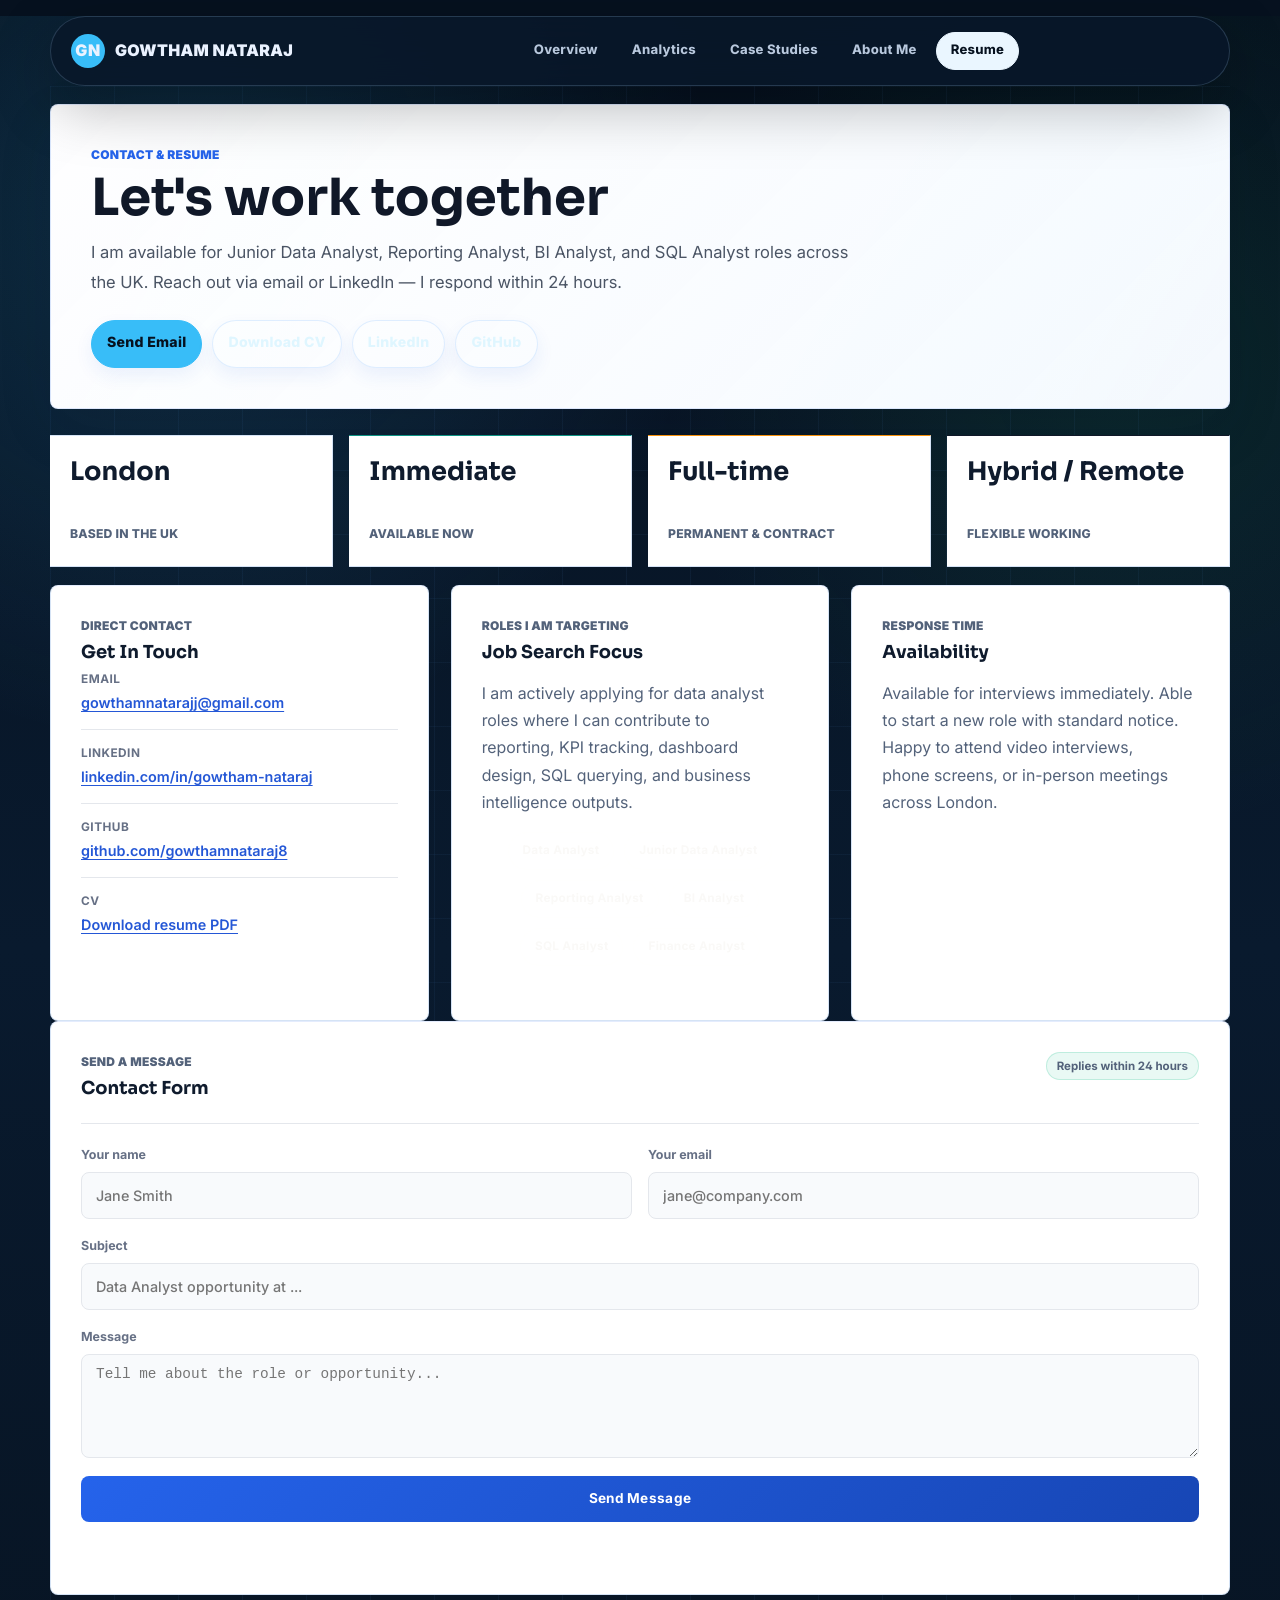
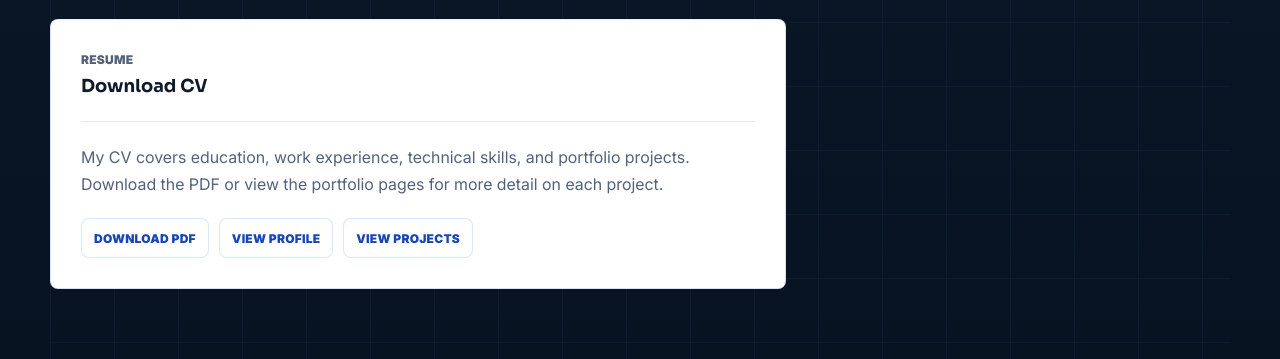
<file: contact.html>
<!DOCTYPE html>
<html lang="en">
<head>
  <meta charset="UTF-8">
  <meta name="viewport" content="width=device-width, initial-scale=1.0">
  <meta name="description" content="Contact Gowtham Nataraj — Junior Data Analyst based in London, open to UK data analyst, BI analyst, SQL analyst, and reporting analyst roles.">
  <title>Gowtham Nataraj | Contact & Resume</title>
  <link rel="preconnect" href="https://fonts.googleapis.com">
  <link rel="preconnect" href="https://fonts.gstatic.com" crossorigin>
  <link href="https://fonts.googleapis.com/css2?family=Inter:wght@400;500;600;700;800;900&family=Sora:wght@600;700;800&display=swap" rel="stylesheet">
  <link rel="stylesheet" href="style.css?v=37">
</head>
<body>
  <div class="admin-shell">
    <aside class="sidebar">
      <a class="brand" href="index.html"><span class="brand-mark">GN</span><span>Gowtham Nataraj</span></a>
      <nav class="side-nav" aria-label="Portfolio navigation">
        <a href="index.html" data-icon="OV">Overview</a>
        <a href="dashboard.html" data-icon="AN">Analytics</a>
        <a href="products.html" data-icon="CS">Case Studies</a>
        <a href="about.html" data-icon="ME">About Me</a>
        <a class="active" href="contact.html" data-icon="CV">Resume</a>
      </nav>
      <button class="logout-button" type="button" data-logout>Logout</button>
      <div class="sidebar-card"><p>Status</p><strong>Open to UK Roles</strong></div>
    </aside>

    <main class="main-content">
      <header class="topbar reveal-on-scroll">
        <button class="menu-toggle" type="button" aria-label="Toggle sidebar">Menu</button>
        <div class="hero-copy">
          <p class="eyebrow">Contact & Resume</p>
          <h1>Let's work together</h1>
          <p class="page-subtitle">I am available for Junior Data Analyst, Reporting Analyst, BI Analyst, and SQL Analyst roles across the UK. Reach out via email or LinkedIn — I respond within 24 hours.</p>
          <div class="hero-actions">
            <a class="hero-button primary" href="mailto:gowthamnatarajj@gmail.com">Send Email</a>
            <a class="hero-button" href="gowtham-nataraj-resume.pdf" download>Download CV</a>
            <a class="hero-button" href="https://www.linkedin.com/in/gowtham-nataraj-523687280/" target="_blank" rel="noopener noreferrer">LinkedIn</a>
            <a class="hero-button" href="https://github.com/gowthamnataraj8" target="_blank" rel="noopener noreferrer">GitHub</a>
          </div>
        </div>
      </header>

      <section class="career-grid reveal-on-scroll" aria-label="Contact highlights">
        <article>
          <strong>London</strong>
          <span>Based in the UK</span>
        </article>
        <article>
          <strong>Immediate</strong>
          <span>Available now</span>
        </article>
        <article>
          <strong>Full-time</strong>
          <span>Permanent & contract</span>
        </article>
        <article>
          <strong>Hybrid / Remote</strong>
          <span>Flexible working</span>
        </article>
      </section>

      <section class="report-grid reveal-on-scroll">
        <article class="panel">
          <p class="eyebrow">Direct contact</p>
          <h2>Get In Touch</h2>
          <div class="contact-detail-list">
            <div class="contact-detail-item">
              <span class="contact-detail-label">Email</span>
              <a href="mailto:gowthamnatarajj@gmail.com">gowthamnatarajj@gmail.com</a>
            </div>
            <div class="contact-detail-item">
              <span class="contact-detail-label">LinkedIn</span>
              <a href="https://www.linkedin.com/in/gowtham-nataraj-523687280/" target="_blank" rel="noopener noreferrer">linkedin.com/in/gowtham-nataraj</a>
            </div>
            <div class="contact-detail-item">
              <span class="contact-detail-label">GitHub</span>
              <a href="https://github.com/gowthamnataraj8" target="_blank" rel="noopener noreferrer">github.com/gowthamnataraj8</a>
            </div>
            <div class="contact-detail-item">
              <span class="contact-detail-label">CV</span>
              <a href="gowtham-nataraj-resume.pdf" download>Download resume PDF</a>
            </div>
          </div>
        </article>

        <article class="panel">
          <p class="eyebrow">Roles I am targeting</p>
          <h2>Job Search Focus</h2>
          <p class="muted">I am actively applying for data analyst roles where I can contribute to reporting, KPI tracking, dashboard design, SQL querying, and business intelligence outputs.</p>
          <div class="skill-strip" style="margin-top:16px;padding:0;background:none;border:none;box-shadow:none;">
            <span>Data Analyst</span>
            <span>Junior Data Analyst</span>
            <span>Reporting Analyst</span>
            <span>BI Analyst</span>
            <span>SQL Analyst</span>
            <span>Finance Analyst</span>
          </div>
        </article>

        <article class="panel">
          <p class="eyebrow">Response time</p>
          <h2>Availability</h2>
          <p class="muted">Available for interviews immediately. Able to start a new role with standard notice. Happy to attend video interviews, phone screens, or in-person meetings across London.</p>
        </article>
      </section>

      <section class="content-grid reveal-on-scroll">
        <article class="panel panel-wide">
          <div class="panel-header">
            <div>
              <p class="eyebrow">Send a message</p>
              <h2>Contact Form</h2>
            </div>
            <span class="panel-note">Replies within 24 hours</span>
          </div>
          <form class="contact-form" id="settingsForm">
            <div class="contact-form-row">
              <div class="contact-form-field">
                <label for="contactName">Your name</label>
                <input id="contactName" type="text" placeholder="Jane Smith" autocomplete="name">
              </div>
              <div class="contact-form-field">
                <label for="contactEmail">Your email</label>
                <input id="contactEmail" type="email" placeholder="jane@company.com" autocomplete="email">
              </div>
            </div>
            <div class="contact-form-field">
              <label for="contactSubject">Subject</label>
              <input id="contactSubject" type="text" placeholder="Data Analyst opportunity at ...">
            </div>
            <div class="contact-form-field">
              <label for="contactMessage">Message</label>
              <textarea id="contactMessage" rows="5" placeholder="Tell me about the role or opportunity..."></textarea>
            </div>
            <button class="btn" type="submit">Send Message</button>
            <p class="form-status" role="status"></p>
          </form>
        </article>

        <article class="panel">
          <div class="panel-header">
            <div>
              <p class="eyebrow">Resume</p>
              <h2>Download CV</h2>
            </div>
          </div>
          <p class="muted">My CV covers education, work experience, technical skills, and portfolio projects. Download the PDF or view the portfolio pages for more detail on each project.</p>
          <div class="profile-links" style="margin-top:20px">
            <a href="gowtham-nataraj-resume.pdf" download>Download PDF</a>
            <a href="about.html">View Profile</a>
            <a href="products.html">View Projects</a>
          </div>
        </article>
      </section>
    </main>
  </div>

  <script src="script.js?v=37"></script>
</body>
</html>
</file>
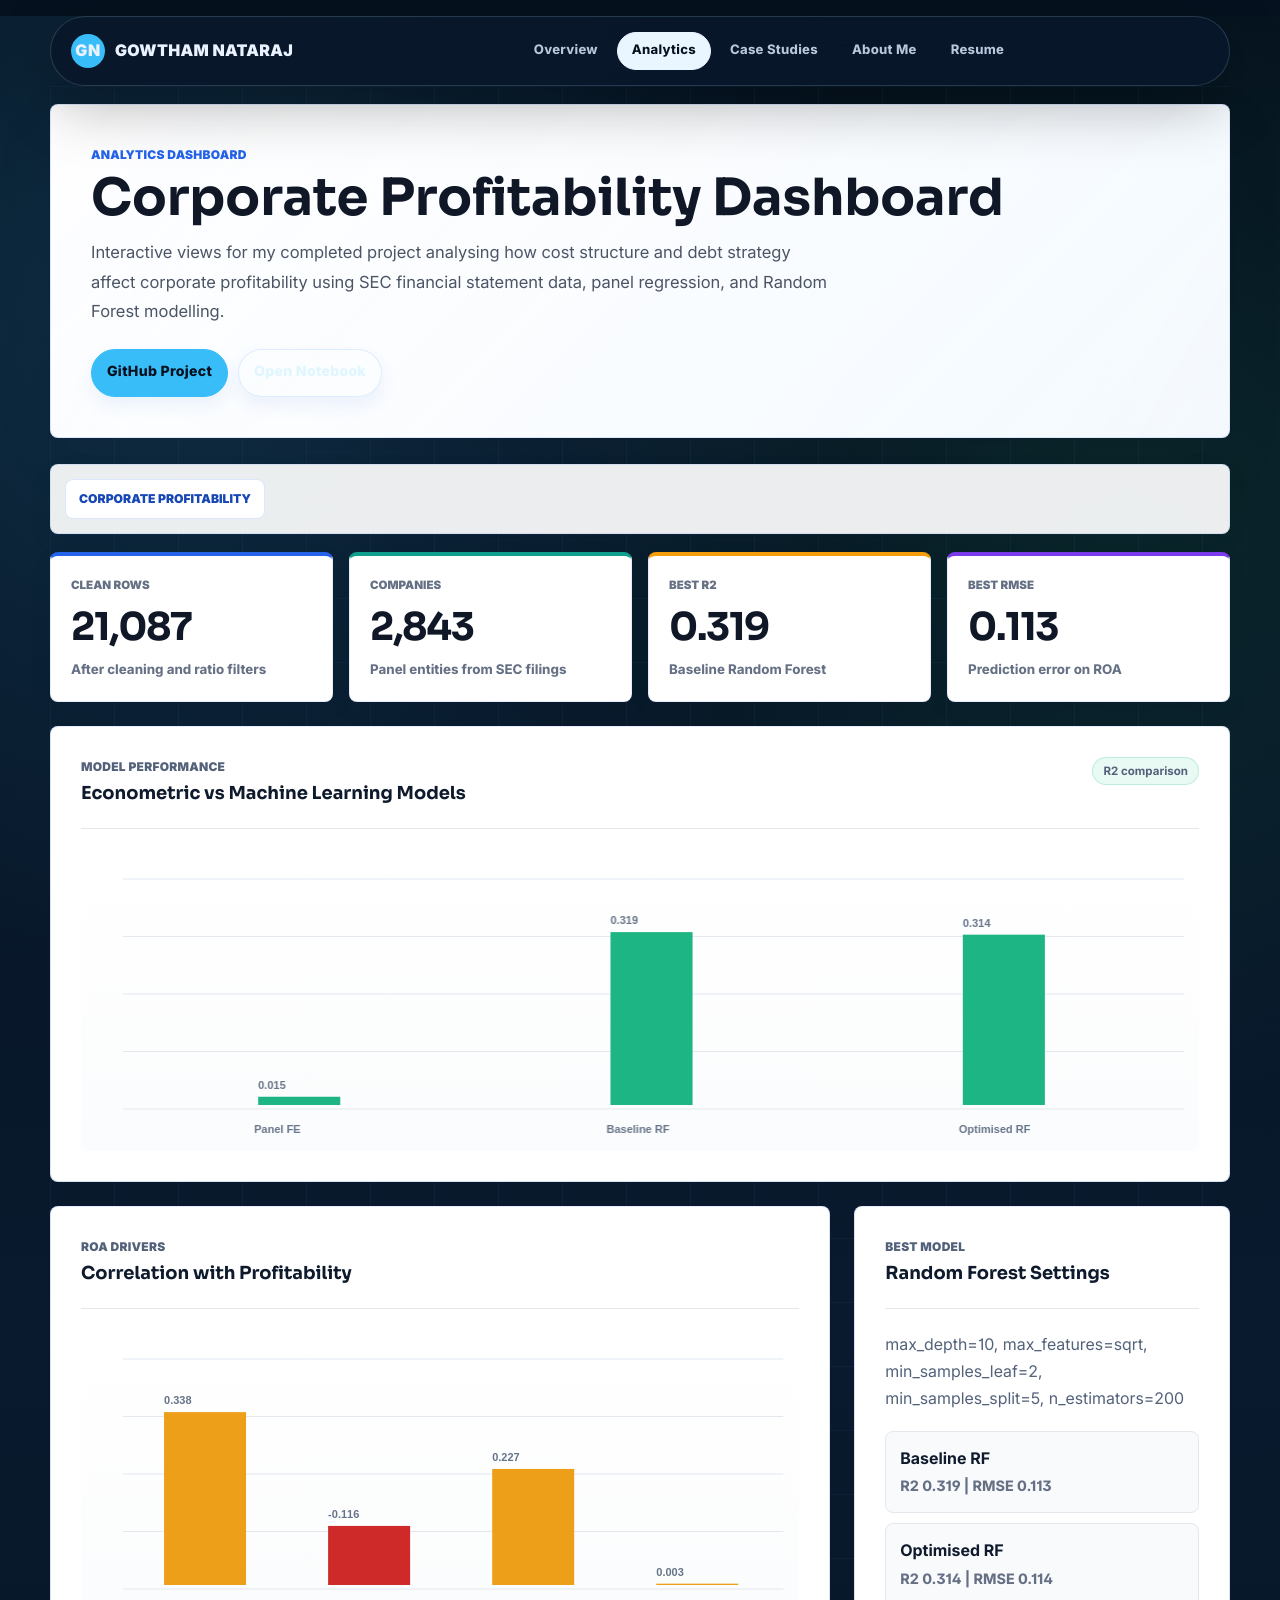
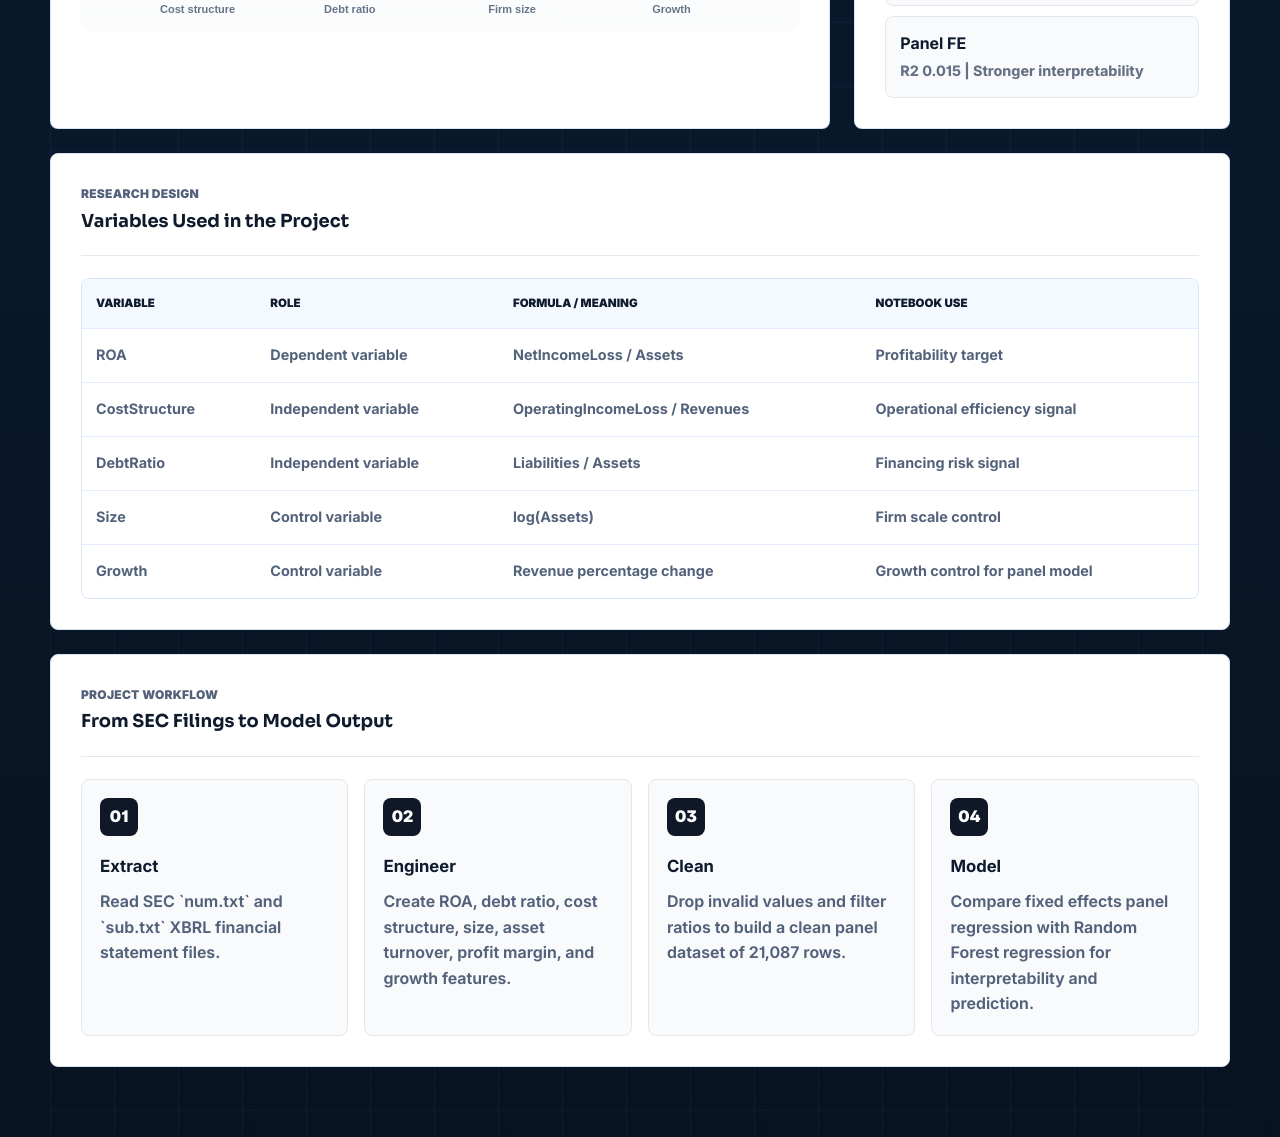
<file: dashboard.html>
<!DOCTYPE html>
<html lang="en">
<head>
  <meta charset="UTF-8">
  <meta name="viewport" content="width=device-width, initial-scale=1.0">
  <title>Gowtham Nataraj | Analytics Dashboard</title>
  <link rel="preconnect" href="https://fonts.googleapis.com">
  <link rel="preconnect" href="https://fonts.gstatic.com" crossorigin>
  <link href="https://fonts.googleapis.com/css2?family=Inter:wght@400;500;600;700;800;900&family=Sora:wght@600;700;800&display=swap" rel="stylesheet">
  <link rel="stylesheet" href="style.css?v=37">
</head>
<body>
  <div class="admin-shell">
    <aside class="sidebar">
      <a class="brand" href="index.html"><span class="brand-mark">GN</span><span>Gowtham Nataraj</span></a>
      <nav class="side-nav" aria-label="Portfolio navigation">
        <a href="index.html" data-icon="OV">Overview</a>
        <a class="active" href="dashboard.html" data-icon="AN">Analytics</a>
        <a href="products.html" data-icon="CS">Case Studies</a>
        <a href="about.html" data-icon="ME">About Me</a>
        <a href="contact.html" data-icon="CV">Resume</a>
      </nav>
      <button class="logout-button" type="button" data-logout>Logout</button>
      <div class="sidebar-card"><p>Workspace</p><strong>Corporate Profitability</strong></div>
    </aside>

    <main class="main-content">
      <header class="topbar reveal-on-scroll">
        <button class="menu-toggle" type="button" aria-label="Toggle sidebar">Menu</button>
        <div>
          <p class="eyebrow">Analytics Dashboard</p>
          <h1>Corporate Profitability Dashboard</h1>
          <p class="page-subtitle">Interactive views for my completed project analysing how cost structure and debt strategy affect corporate profitability using SEC financial statement data, panel regression, and Random Forest modelling.</p>
          <div class="hero-actions">
            <a class="hero-button primary" href="https://github.com/gowthamnataraj8/Impact-of-Cost-Structure-and-Debt-Strategy-on-Corporate-Profitability" target="_blank" rel="noopener noreferrer">GitHub Project</a>
            <a class="hero-button" href="https://github.com/gowthamnataraj8/Impact-of-Cost-Structure-and-Debt-Strategy-on-Corporate-Profitability/blob/main/main.ipynb" target="_blank" rel="noopener noreferrer">Open Notebook</a>
          </div>
        </div>
      </header>

      <section class="dashboard-switcher reveal-on-scroll" aria-label="Project dashboard shortcuts">
        <a href="#corporate-profitability-dashboard">Corporate Profitability</a>
      </section>

      <section class="dashboard-hero-metrics reveal-on-scroll" id="corporate-profitability-dashboard" aria-label="Corporate profitability project metrics">
        <article><span>Clean rows</span><strong id="corpRows">0</strong><small>After cleaning and ratio filters</small></article>
        <article><span>Companies</span><strong id="corpEntities">0</strong><small>Panel entities from SEC filings</small></article>
        <article><span>Best R2</span><strong id="corpBestR2">0.000</strong><small>Baseline Random Forest</small></article>
        <article><span>Best RMSE</span><strong id="corpBestRmse">0.000</strong><small>Prediction error on ROA</small></article>
      </section>

      <section class="dashboard-grid reveal-on-scroll">
        <article class="panel dashboard-card-wide">
          <div class="panel-header">
            <div>
              <p class="eyebrow">Model performance</p>
              <h2>Econometric vs Machine Learning Models</h2>
            </div>
            <span class="panel-note">R2 comparison</span>
          </div>
          <canvas id="corporateModelChart" height="300"></canvas>
        </article>

        <article class="panel">
          <div class="panel-header">
            <div>
              <p class="eyebrow">ROA drivers</p>
              <h2>Correlation with Profitability</h2>
            </div>
          </div>
          <canvas id="corporateCorrelationChart" height="300"></canvas>
        </article>

        <article class="panel">
          <div class="panel-header">
            <div>
              <p class="eyebrow">Best model</p>
              <h2>Random Forest Settings</h2>
            </div>
          </div>
          <p class="muted" id="corpBestParams"></p>
          <div class="finding-list">
            <div><strong>Baseline RF</strong><span>R2 0.319 | RMSE 0.113</span></div>
            <div><strong>Optimised RF</strong><span>R2 0.314 | RMSE 0.114</span></div>
            <div><strong>Panel FE</strong><span>R2 0.015 | Stronger interpretability</span></div>
          </div>
        </article>

        <article class="panel dashboard-card-wide">
          <div class="panel-header">
            <div>
              <p class="eyebrow">Research design</p>
              <h2>Variables Used in the Project</h2>
            </div>
          </div>
          <div class="table-wrap">
            <table>
              <thead>
                <tr><th>Variable</th><th>Role</th><th>Formula / Meaning</th><th>Notebook use</th></tr>
              </thead>
              <tbody>
                <tr><td>ROA</td><td>Dependent variable</td><td>NetIncomeLoss / Assets</td><td>Profitability target</td></tr>
                <tr><td>CostStructure</td><td>Independent variable</td><td>OperatingIncomeLoss / Revenues</td><td>Operational efficiency signal</td></tr>
                <tr><td>DebtRatio</td><td>Independent variable</td><td>Liabilities / Assets</td><td>Financing risk signal</td></tr>
                <tr><td>Size</td><td>Control variable</td><td>log(Assets)</td><td>Firm scale control</td></tr>
                <tr><td>Growth</td><td>Control variable</td><td>Revenue percentage change</td><td>Growth control for panel model</td></tr>
              </tbody>
            </table>
          </div>
        </article>

        <article class="panel dashboard-card-wide">
          <div class="panel-header">
            <div>
              <p class="eyebrow">Project workflow</p>
              <h2>From SEC Filings to Model Output</h2>
            </div>
          </div>
          <div class="workflow-steps">
            <div><span>01</span><strong>Extract</strong><p>Read SEC `num.txt` and `sub.txt` XBRL financial statement files.</p></div>
            <div><span>02</span><strong>Engineer</strong><p>Create ROA, debt ratio, cost structure, size, asset turnover, profit margin, and growth features.</p></div>
            <div><span>03</span><strong>Clean</strong><p>Drop invalid values and filter ratios to build a clean panel dataset of 21,087 rows.</p></div>
            <div><span>04</span><strong>Model</strong><p>Compare fixed effects panel regression with Random Forest regression for interpretability and prediction.</p></div>
          </div>
        </article>
      </section>
    </main>
  </div>

  <script src="script.js?v=37"></script>
</body>
</html>
</file>
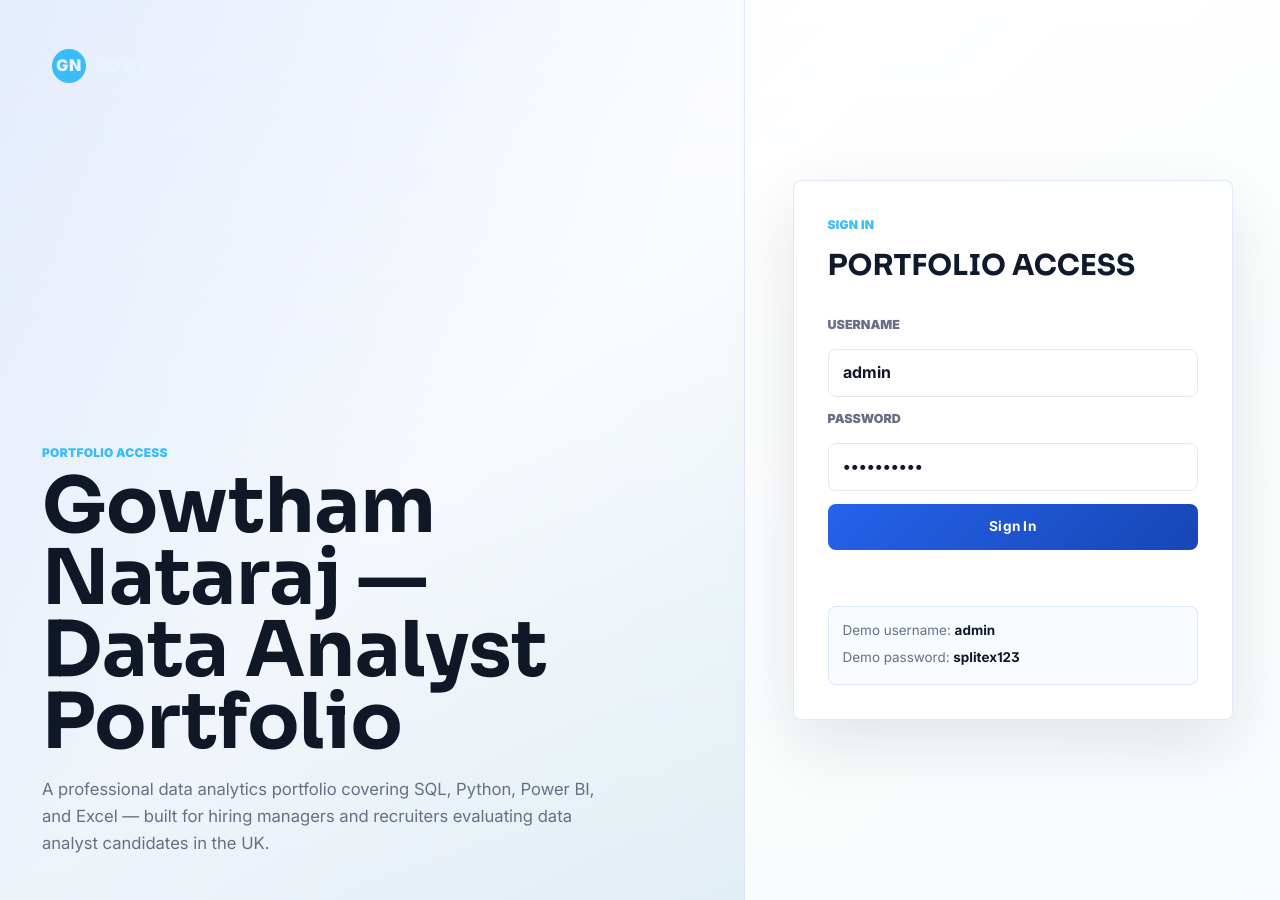
<file: login.html>
<!DOCTYPE html>
<html lang="en">
<head>
  <meta charset="UTF-8">
  <meta name="viewport" content="width=device-width, initial-scale=1.0">
  <title>Gowtham Nataraj | Portfolio Login</title>
  <link rel="preconnect" href="https://fonts.googleapis.com">
  <link rel="preconnect" href="https://fonts.gstatic.com" crossorigin>
  <link href="https://fonts.googleapis.com/css2?family=Inter:wght@400;500;600;700;800;900&family=Sora:wght@600;700;800&display=swap" rel="stylesheet">
  <link rel="stylesheet" href="style.css?v=37">
</head>
<body>
  <main class="login-page">
    <section class="login-hero">
      <a class="brand login-brand" href="login.html"><span class="brand-mark">GN</span><span>Gowtham Nataraj</span></a>
      <div>
        <p class="eyebrow">Portfolio access</p>
        <h1>Gowtham Nataraj — Data Analyst Portfolio</h1>
        <p>A professional data analytics portfolio covering SQL, Python, Power BI, and Excel — built for hiring managers and recruiters evaluating data analyst candidates in the UK.</p>
      </div>
    </section>

    <section class="login-panel">
      <form class="login-form" id="loginForm">
        <div>
          <p class="eyebrow">Sign in</p>
          <h2>Portfolio Access</h2>
        </div>

        <label for="username">Username</label>
        <input id="username" name="username" type="text" autocomplete="username" value="admin" required>

        <label for="password">Password</label>
        <input id="password" name="password" type="password" autocomplete="current-password" value="splitex123" required>

        <button class="btn" type="submit">Sign In</button>
        <p class="form-status" id="loginStatus" role="status" aria-live="polite"></p>

        <div class="demo-credentials">
          <span>Demo username: <strong>admin</strong></span>
          <span>Demo password: <strong>splitex123</strong></span>
        </div>
      </form>
    </section>
  </main>

  <script src="script.js?v=37"></script>
</body>
</html>
</file>
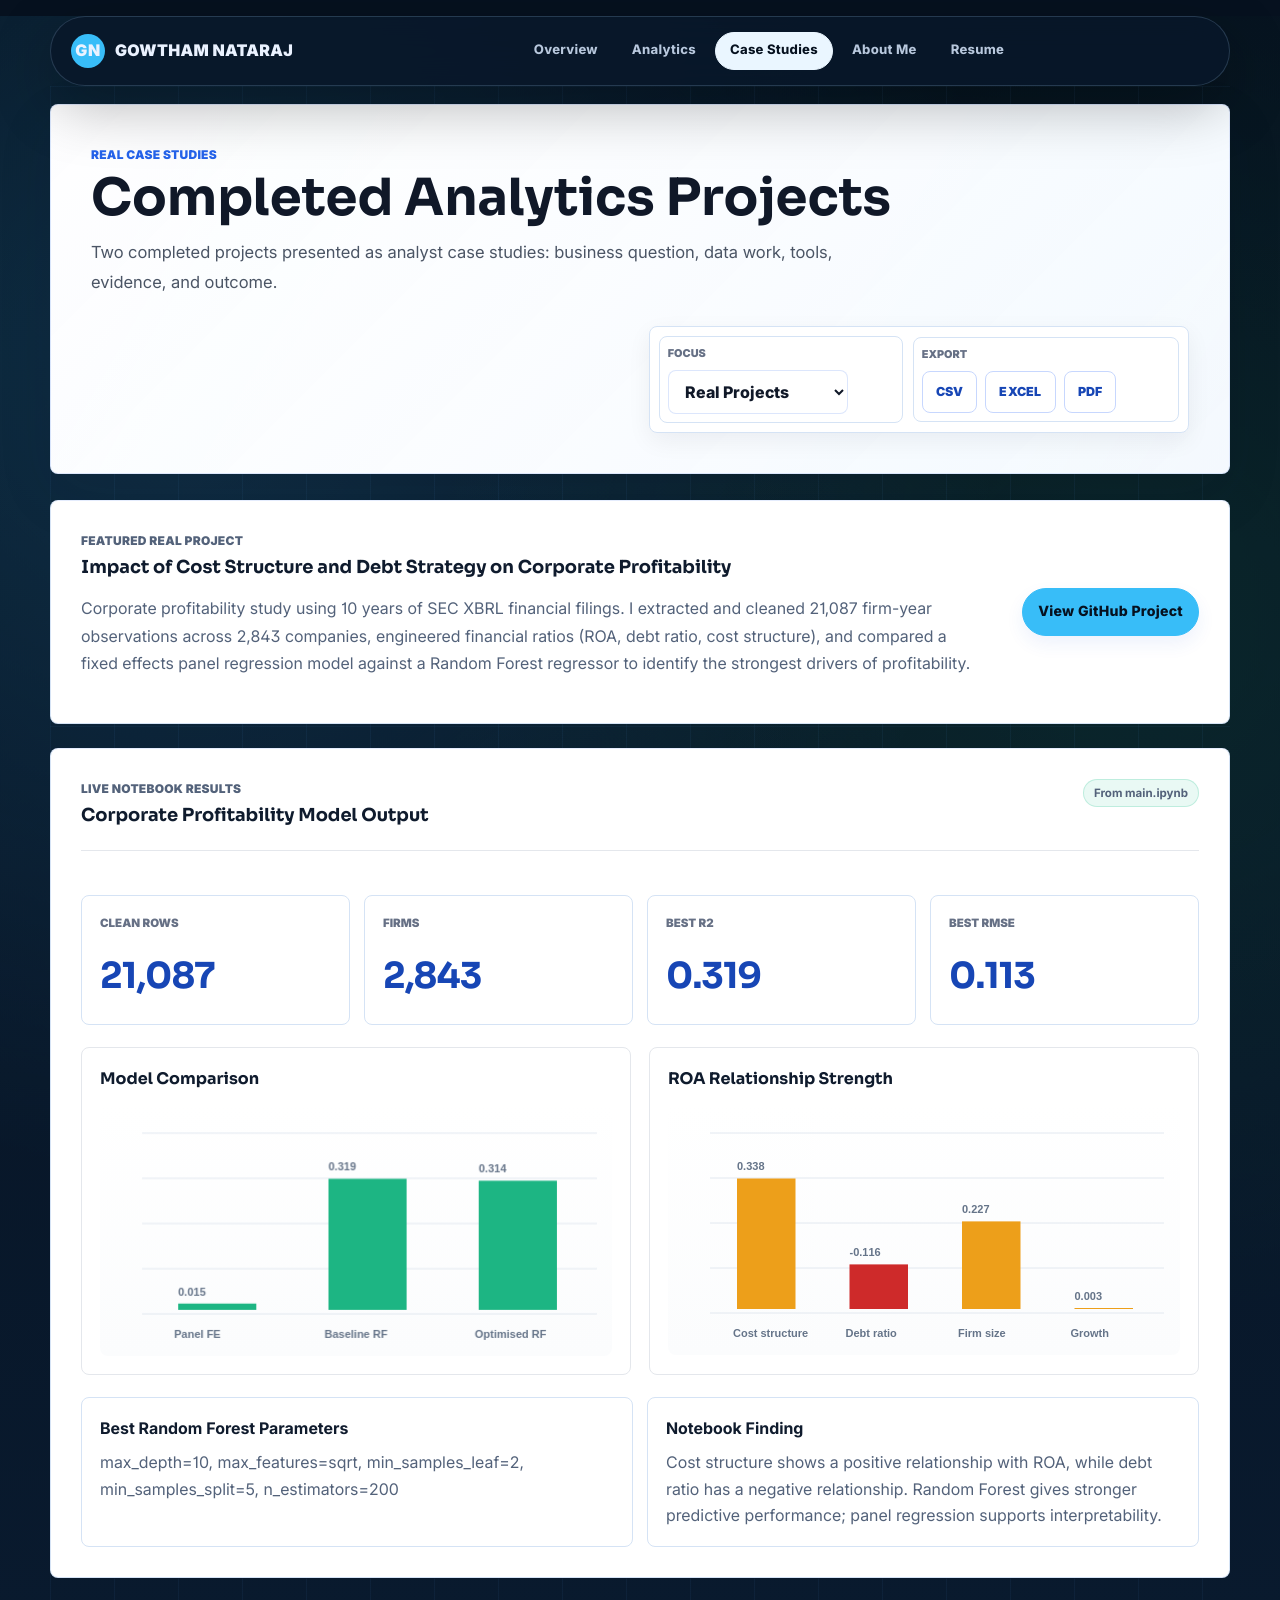
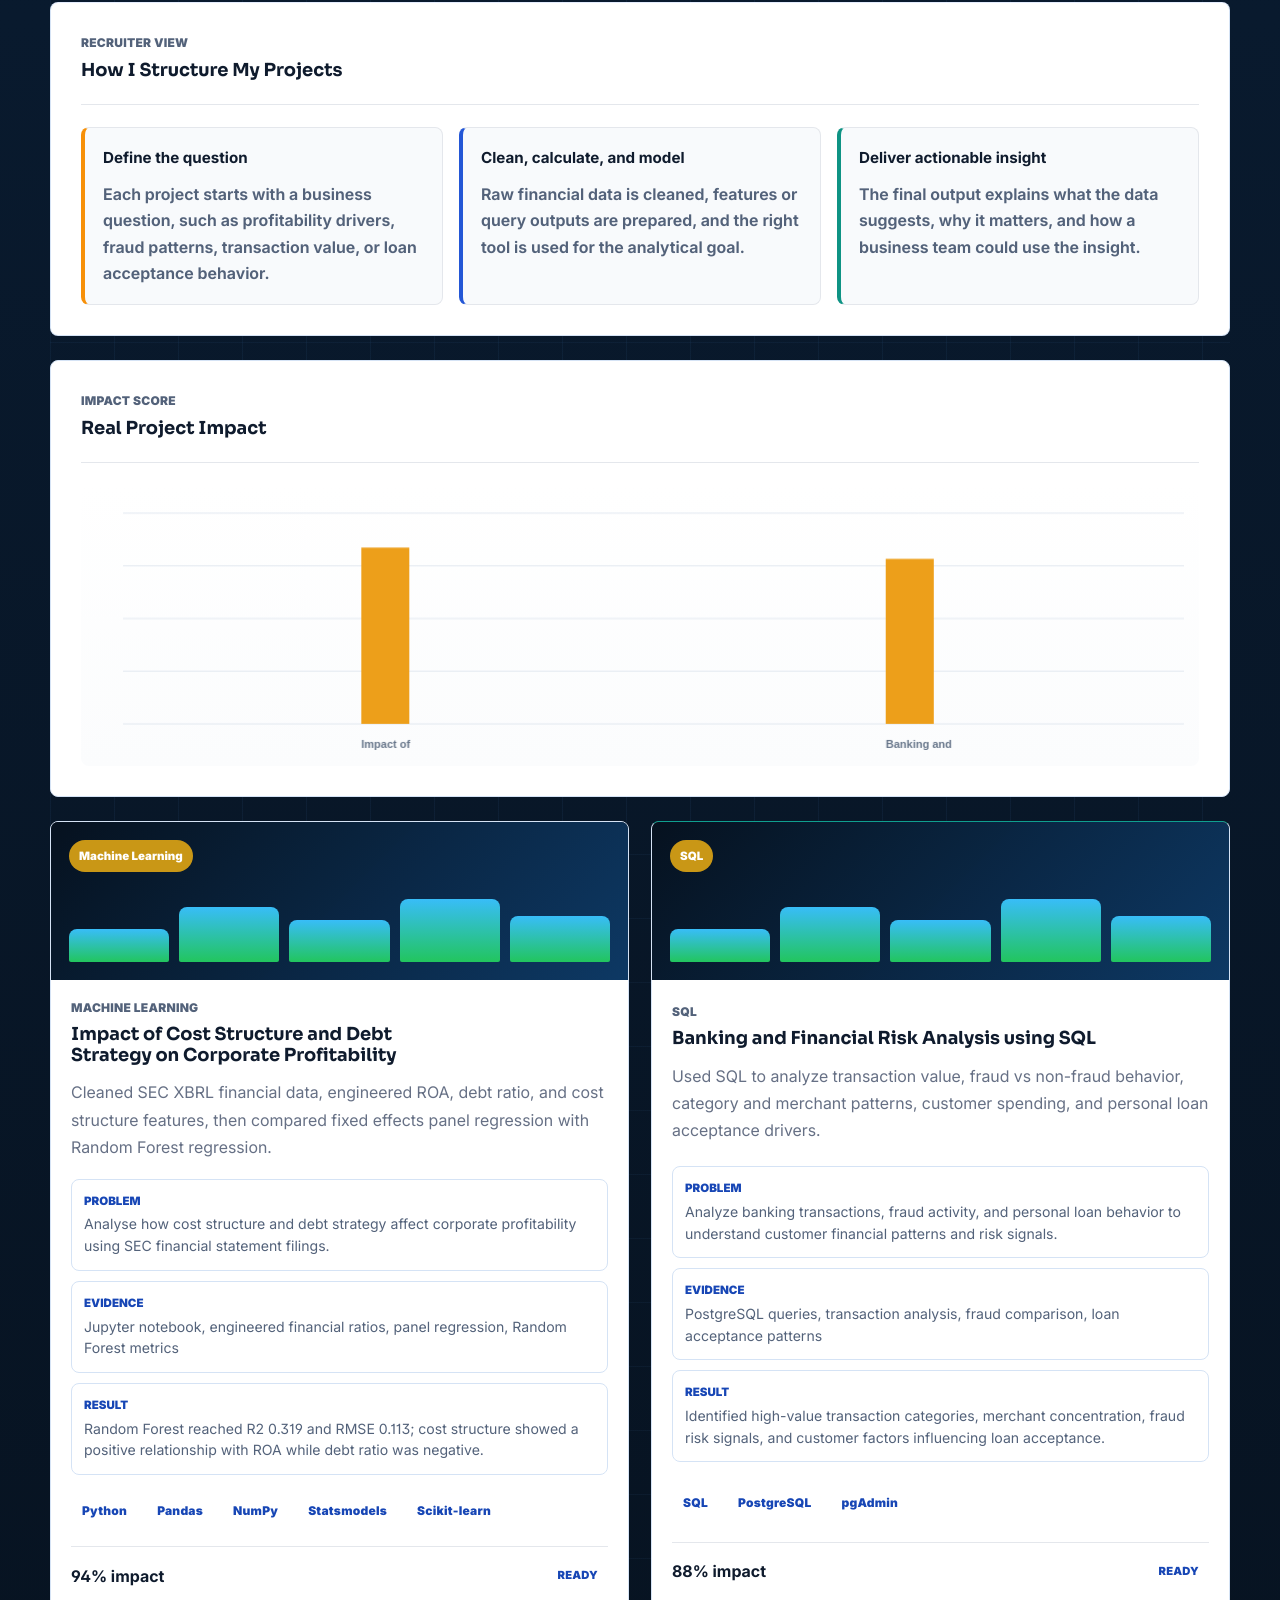
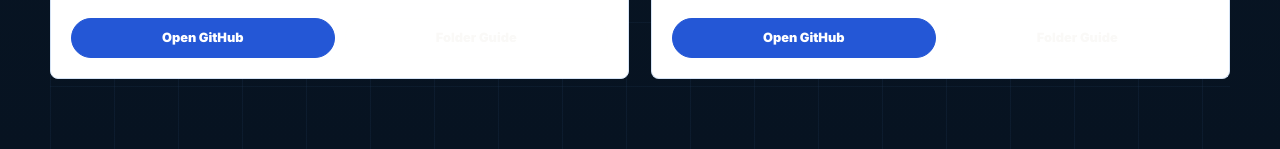
<file: products.html>
<!DOCTYPE html>
<html lang="en">
<head>
  <meta charset="UTF-8">
  <meta name="viewport" content="width=device-width, initial-scale=1.0">
  <title>Gowtham Nataraj | Projects</title>
  <link rel="preconnect" href="https://fonts.googleapis.com">
  <link rel="preconnect" href="https://fonts.gstatic.com" crossorigin>
  <link href="https://fonts.googleapis.com/css2?family=Inter:wght@400;500;600;700;800;900&family=Sora:wght@600;700;800&display=swap" rel="stylesheet">
  <link rel="stylesheet" href="style.css?v=37">
</head>
<body>
  <div class="admin-shell">
    <aside class="sidebar">
      <a class="brand" href="index.html"><span class="brand-mark">GN</span><span>Gowtham Nataraj</span></a>
      <nav class="side-nav" aria-label="Portfolio navigation">
        <a href="index.html" data-icon="OV">Overview</a>
        <a href="dashboard.html" data-icon="AN">Analytics</a>
        <a class="active" href="products.html" data-icon="CS">Case Studies</a>
        <a href="about.html" data-icon="ME">About Me</a>
        <a href="contact.html" data-icon="CV">Resume</a>
      </nav>
      <button class="logout-button" type="button" data-logout>Logout</button>
      <div class="sidebar-card"><p>Workspace</p><strong>Data Case Studies</strong></div>
    </aside>

    <main class="main-content">
      <header class="topbar reveal-on-scroll">
        <button class="menu-toggle" type="button" aria-label="Toggle sidebar">Menu</button>
        <div>
          <p class="eyebrow">Real Case Studies</p>
          <h1>Completed Analytics Projects</h1>
          <p class="page-subtitle">Two completed projects presented as analyst case studies: business question, data work, tools, evidence, and outcome.</p>
        </div>
        <div class="toolbar">
          <div class="filter-group">
            <span>Focus</span>
            <select id="categoryFilter" aria-label="Select project focus">
              <option value="all">Real Projects</option>
              <option value="Machine Learning">Machine Learning</option>
              <option value="SQL">SQL</option>
            </select>
          </div>
          <div class="filter-group export-group">
            <span>Export</span>
            <button class="toolbar-button" type="button" data-export="csv">CSV</button>
            <button class="toolbar-button" type="button" data-export="excel">Excel</button>
            <button class="toolbar-button" type="button" data-export="pdf">PDF</button>
          </div>
        </div>
      </header>

      <section class="content-grid reveal-on-scroll">
        <article class="panel panel-wide featured-project">
          <div>
            <p class="eyebrow">Featured real project</p>
            <h2>Impact of Cost Structure and Debt Strategy on Corporate Profitability</h2>
            <p class="muted">Corporate profitability study using 10 years of SEC XBRL financial filings. I extracted and cleaned 21,087 firm-year observations across 2,843 companies, engineered financial ratios (ROA, debt ratio, cost structure), and compared a fixed effects panel regression model against a Random Forest regressor to identify the strongest drivers of profitability.</p>
          </div>
          <a class="hero-button primary" href="https://github.com/gowthamnataraj8/Impact-of-Cost-Structure-and-Debt-Strategy-on-Corporate-Profitability" target="_blank" rel="noopener noreferrer">View GitHub Project</a>
        </article>

        <article class="panel panel-wide notebook-results">
          <div class="panel-header">
            <div>
              <p class="eyebrow">Live notebook results</p>
              <h2>Corporate Profitability Model Output</h2>
            </div>
            <span class="panel-note">From main.ipynb</span>
          </div>
          <div class="model-kpi-grid">
            <div><span>Clean rows</span><strong id="corpRows">0</strong></div>
            <div><span>Firms</span><strong id="corpEntities">0</strong></div>
            <div><span>Best R2</span><strong id="corpBestR2">0.000</strong></div>
            <div><span>Best RMSE</span><strong id="corpBestRmse">0.000</strong></div>
          </div>
          <div class="model-grid">
            <div>
              <h3>Model Comparison</h3>
              <canvas id="corporateModelChart" height="250"></canvas>
            </div>
            <div>
              <h3>ROA Relationship Strength</h3>
              <canvas id="corporateCorrelationChart" height="250"></canvas>
            </div>
          </div>
          <div class="model-summary-grid">
            <div>
              <strong>Best Random Forest Parameters</strong>
              <p id="corpBestParams"></p>
            </div>
            <div>
              <strong>Notebook Finding</strong>
              <p>Cost structure shows a positive relationship with ROA, while debt ratio has a negative relationship. Random Forest gives stronger predictive performance; panel regression supports interpretability.</p>
            </div>
          </div>
        </article>

        <article class="panel panel-wide">
          <div class="panel-header">
            <div>
              <p class="eyebrow">Recruiter view</p>
              <h2>How I Structure My Projects</h2>
            </div>
          </div>
          <div class="talking-points">
            <div>
              <strong>Define the question</strong>
              <p>Each project starts with a business question, such as profitability drivers, fraud patterns, transaction value, or loan acceptance behavior.</p>
            </div>
            <div>
              <strong>Clean, calculate, and model</strong>
              <p>Raw financial data is cleaned, features or query outputs are prepared, and the right tool is used for the analytical goal.</p>
            </div>
            <div>
              <strong>Deliver actionable insight</strong>
              <p>The final output explains what the data suggests, why it matters, and how a business team could use the insight.</p>
            </div>
          </div>
        </article>
        <article class="panel panel-wide">
          <div class="panel-header"><div><p class="eyebrow">Impact score</p><h2>Real Project Impact</h2></div></div>
          <canvas id="impactChart" height="280"></canvas>
        </article>
      </section>

      <section class="project-grid reveal-on-scroll" id="projectCards"></section>
    </main>
  </div>

  <script src="script.js?v=37"></script>
</body>
</html>
</file>
<file: style.css>
:root {
  --bg: #f1f5f9;
  --panel: #ffffff;
  --black: #0f172a;
  --ink: #1e293b;
  --muted: #64748b;
  --line: #e2e8f0;
  --soft: #f8fafc;
  --soft-2: #f1f5f9;
  --accent: #10b981;
  --accent-2: #f59e0b;
  --accent-3: #6366f1;
  --success: #059669;
  --danger: #dc2626;
  --warning: #d97706;
  --shadow: 0 4px 24px rgba(15, 23, 42, 0.09);
  --shadow-soft: 0 2px 8px rgba(15, 23, 42, 0.05);
  --radius: 10px;
  --sidebar: 264px;
}

* {
  box-sizing: border-box;
}

body {
  margin: 0;
  font-family: "Inter", Arial, sans-serif;
  color: var(--ink);
  background:
    radial-gradient(circle at 78% -8%, rgba(16, 185, 129, 0.09), transparent 30%),
    radial-gradient(circle at 6% 20%, rgba(99, 102, 241, 0.06), transparent 26%),
    linear-gradient(180deg, #ffffff 0, var(--bg) 400px),
    var(--bg);
  line-height: 1.6;
  text-rendering: geometricPrecision;
}

a {
  color: inherit;
  text-decoration: none;
}

button,
select,
input {
  font: inherit;
}

button,
select {
  cursor: pointer;
}

button,
select,
input {
  border-radius: var(--radius);
}

:focus-visible {
  outline: 3px solid #9ca3af;
  outline-offset: 3px;
}

.admin-shell {
  min-height: 100vh;
  display: grid;
  grid-template-columns: var(--sidebar) minmax(0, 1fr);
}

.sidebar {
  position: sticky;
  top: 0;
  height: 100vh;
  padding: 24px 18px;
  color: #ffffff;
  background: linear-gradient(180deg, #1e293b 0%, #0f172a 55%, #080e1a 100%);
  display: flex;
  flex-direction: column;
  gap: 30px;
  border-right: 1px solid rgba(255, 255, 255, 0.07);
  box-shadow: 8px 0 32px rgba(0, 0, 0, 0.22);
}

.sidebar::before {
  content: "";
  position: absolute;
  inset: 0;
  pointer-events: none;
  background: radial-gradient(circle at 18% 6%, rgba(16, 185, 129, 0.22), transparent 28%);
  opacity: 0.7;
}

.sidebar > * {
  position: relative;
}

.brand {
  display: flex;
  align-items: center;
  gap: 12px;
  min-height: 54px;
  padding: 0 4px 20px;
  border-bottom: 1px solid rgba(255, 255, 255, 0.13);
  font-size: 1rem;
  font-weight: 900;
  text-transform: uppercase;
  min-width: 0;
}

.brand span:last-child {
  min-width: 0;
  overflow-wrap: anywhere;
}

.brand-mark {
  width: 44px;
  height: 44px;
  display: grid;
  place-items: center;
  flex: 0 0 auto;
  color: #ffffff;
  background: linear-gradient(135deg, #10b981 0%, #059669 100%);
  font-weight: 900;
  border-radius: 8px;
  box-shadow: 0 4px 12px rgba(16, 185, 129, 0.40);
  letter-spacing: 0.5px;
}

.side-nav {
  display: grid;
  gap: 9px;
}

.side-nav a {
  position: relative;
  min-height: 48px;
  display: flex;
  align-items: center;
  gap: 12px;
  padding: 10px 14px;
  color: rgba(255, 255, 255, 0.68);
  border: 1px solid transparent;
  border-radius: var(--radius);
  font-size: 0.86rem;
  font-weight: 800;
  text-transform: uppercase;
  transition: background 160ms ease, color 160ms ease, transform 160ms ease;
}

.side-nav a::before {
  content: attr(data-icon);
  width: 30px;
  height: 30px;
  display: grid;
  place-items: center;
  color: rgba(255, 255, 255, 0.76);
  background: rgba(255, 255, 255, 0.08);
  border: 1px solid rgba(255, 255, 255, 0.10);
  border-radius: 7px;
  font-size: 0.66rem;
  font-weight: 900;
}

.side-nav a:hover,
.side-nav a.active {
  color: #ffffff;
  background: rgba(255, 255, 255, 0.13);
  border-color: rgba(255, 255, 255, 0.18);
  transform: translateX(3px);
}

.side-nav a.active::before {
  color: #ffffff;
  background: linear-gradient(135deg, var(--accent), var(--accent-2));
}

.logout-button {
  min-height: 46px;
  width: 100%;
  border: 1px solid rgba(255, 255, 255, 0.16);
  color: rgba(255, 255, 255, 0.82);
  background: rgba(255, 255, 255, 0.08);
  font-weight: 900;
  text-transform: uppercase;
}

.admin-shell .logout-button {
  display: none;
}

.logout-button:hover {
  color: #ffffff;
  background: rgba(255, 255, 255, 0.14);
}

.sidebar-card {
  margin-top: auto;
  padding: 18px 20px;
  border: 1px solid rgba(16, 185, 129, 0.22);
  background: linear-gradient(135deg, rgba(16, 185, 129, 0.16), rgba(255, 255, 255, 0.04));
  border-radius: var(--radius);
  box-shadow: 0 2px 12px rgba(16, 185, 129, 0.10);
}

.sidebar-card p {
  margin: 0 0 8px;
  color: rgba(255, 255, 255, 0.62);
  font-size: 0.78rem;
  font-weight: 800;
  text-transform: uppercase;
}

.sidebar-card strong {
  display: block;
  font-size: 1.05rem;
  line-height: 1.25;
}

.main-content {
  min-width: 0;
  padding: 28px 32px 44px;
}

.topbar {
  display: grid;
  grid-template-columns: minmax(0, 1.15fr) minmax(280px, 0.85fr);
  position: relative;
  overflow: hidden;
  align-items: stretch;
  justify-content: space-between;
  gap: 28px;
  margin-bottom: 26px;
  min-height: 220px;
  padding: 32px;
  color: #ffffff;
  background:
    radial-gradient(circle at 82% 22%, rgba(16, 185, 129, 0.26), transparent 30%),
    radial-gradient(circle at 8% 90%, rgba(99, 102, 241, 0.14), transparent 28%),
    linear-gradient(130deg, #0f172a 0%, #1e293b 100%);
  border: 1px solid rgba(255, 255, 255, 0.08);
  border-radius: var(--radius);
  box-shadow: 0 20px 60px rgba(0, 0, 0, 0.22);
}

.topbar::before {
  content: "";
  position: absolute;
  right: -150px;
  top: -150px;
  width: 390px;
  height: 390px;
  border: 1px solid rgba(255, 255, 255, 0.14);
  border-radius: 50%;
}

.topbar::after {
  content: "";
  position: absolute;
  right: 32px;
  bottom: 24px;
  width: 160px;
  height: 60px;
  opacity: 0.12;
  background:
    linear-gradient(90deg, #ffffff 0 16%, transparent 16% 26%, #ffffff 26% 42%, transparent 42% 52%, #ffffff 52% 68%, transparent 68%);
  transform: skew(-18deg);
}

.topbar > * {
  position: relative;
  z-index: 1;
}

.topbar h1 {
  margin: 0;
  max-width: 840px;
  font-size: clamp(2.2rem, 4.6vw, 4.8rem);
  line-height: 0.98;
  letter-spacing: 0;
  text-transform: uppercase;
  overflow-wrap: anywhere;
}

.hero-copy {
  display: flex;
  flex-direction: column;
  justify-content: center;
}

.eyebrow {
  margin: 0 0 8px;
  color: var(--muted);
  font-size: 0.75rem;
  font-weight: 900;
  text-transform: uppercase;
}

.topbar .eyebrow {
  color: rgba(255, 255, 255, 0.68);
}

.page-subtitle {
  max-width: 680px;
  margin: 16px 0 0;
  color: rgba(255, 255, 255, 0.72);
  font-size: 1rem;
  overflow-wrap: anywhere;
}

.hero-actions {
  display: flex;
  flex-wrap: wrap;
  gap: 12px;
  margin-top: 24px;
}

.hero-button {
  min-height: 46px;
  display: inline-flex;
  align-items: center;
  justify-content: center;
  padding: 0 16px;
  color: #ffffff;
  background: rgba(255, 255, 255, 0.12);
  border: 1px solid rgba(255, 255, 255, 0.18);
  border-radius: var(--radius);
  font-size: 0.8rem;
  font-weight: 900;
  text-transform: uppercase;
  transition: transform 160ms ease, background 160ms ease;
}

.hero-button.primary {
  color: #16241f;
  background: #ffffff;
}

.hero-button:hover {
  transform: translateY(-2px);
  background: rgba(255, 255, 255, 0.22);
}

.hero-button.primary:hover {
  background: #f3f7f4;
}

.hero-profile-card {
  align-self: center;
  min-height: 420px;
  display: grid;
  grid-template-rows: minmax(0, 1fr) auto;
  overflow: hidden;
  background: rgba(255, 255, 255, 0.10);
  border: 1px solid rgba(255, 255, 255, 0.18);
  border-radius: var(--radius);
  box-shadow: 0 26px 70px rgba(0, 0, 0, 0.20);
}

.hero-profile-card img {
  width: 100%;
  height: 100%;
  min-height: 300px;
  object-fit: contain;
  object-position: center center;
  background: #0c1812;
  display: block;
}

.hero-profile-card div {
  padding: 18px;
  background: rgba(16, 26, 22, 0.72);
  backdrop-filter: blur(14px);
}

.hero-profile-card span,
.hero-profile-card p {
  color: rgba(255, 255, 255, 0.68);
  font-size: 0.75rem;
  font-weight: 900;
  text-transform: uppercase;
}

.hero-profile-card strong {
  display: block;
  margin: 5px 0;
  font-size: 1.35rem;
  line-height: 1.15;
  text-transform: uppercase;
}

.hero-profile-card p {
  margin: 0;
}

.toolbar {
  grid-column: 1 / -1;
  display: flex;
  align-items: center;
  align-self: start;
  justify-self: end;
  flex-wrap: wrap;
  gap: 10px;
  padding: 9px;
  background: rgba(255, 255, 255, 0.12);
  border: 1px solid rgba(255, 255, 255, 0.18);
  border-radius: var(--radius);
  box-shadow: inset 0 1px 0 rgba(255, 255, 255, 0.06);
  max-width: 560px;
}

.career-grid {
  display: grid;
  grid-template-columns: repeat(4, minmax(0, 1fr));
  gap: 16px;
  margin-bottom: 18px;
}

.career-grid article {
  min-height: 118px;
  padding: 22px 20px;
  background: #ffffff;
  border: 1px solid var(--line);
  border-left: 4px solid var(--accent);
  border-radius: var(--radius);
  box-shadow: var(--shadow-soft);
  transition: transform 180ms ease, box-shadow 180ms ease;
}

.career-grid article:hover {
  transform: translateY(-2px);
  box-shadow: 0 8px 24px rgba(15, 23, 42, 0.10);
}

.career-grid strong,
.career-grid span {
  display: block;
}

.career-grid strong {
  margin-bottom: 8px;
  font-size: 1.35rem;
  line-height: 1.1;
  color: var(--ink);
}

.career-grid span {
  color: var(--muted);
  font-weight: 800;
  text-transform: uppercase;
  font-size: 0.76rem;
}

.skill-strip {
  display: flex;
  flex-wrap: wrap;
  gap: 10px;
  margin-bottom: 24px;
  padding: 14px;
  background: #ffffff;
  border: 1px solid var(--line);
  border-radius: var(--radius);
  box-shadow: var(--shadow-soft);
}

.skill-strip span {
  display: inline-flex;
  align-items: center;
  min-height: 32px;
  padding: 0 14px;
  color: var(--ink);
  background: var(--soft-2);
  border: 1px solid var(--line);
  border-radius: 999px;
  font-size: 0.74rem;
  font-weight: 700;
  letter-spacing: 0.02em;
  transition: background 150ms ease, border-color 150ms ease;
}

.skill-strip span:hover {
  background: rgba(16, 185, 129, 0.10);
  border-color: rgba(16, 185, 129, 0.30);
  color: var(--accent);
}

.toolbar select,
.toolbar input,
.settings-form input,
.settings-form select {
  min-height: 44px;
  padding: 0 12px;
  border: 1px solid rgba(15, 23, 42, 0.08);
  background: var(--panel);
  color: var(--ink);
  font-weight: 800;
  box-shadow: var(--shadow-soft);
  max-width: 180px;
}

.filter-group {
  display: flex;
  align-items: center;
  flex-wrap: wrap;
  gap: 8px;
  padding: 8px;
  background: rgba(255, 255, 255, 0.10);
  border: 1px solid rgba(255, 255, 255, 0.14);
  border-radius: var(--radius);
}

.filter-group span {
  width: 100%;
  color: rgba(255, 255, 255, 0.68);
  font-size: 0.68rem;
  font-weight: 900;
  text-transform: uppercase;
}

.toolbar-button {
  min-height: 42px;
  padding: 0 13px;
  border: 1px solid rgba(255, 255, 255, 0.18);
  color: #ffffff;
  background: rgba(255, 255, 255, 0.12);
  font-size: 0.78rem;
  font-weight: 900;
  text-transform: uppercase;
}

.toolbar-button:hover {
  background: rgba(255, 255, 255, 0.20);
}

.menu-toggle {
  display: none;
  min-height: 42px;
  padding: 0 14px;
  border: 1px solid var(--line);
  background: var(--panel);
  font-weight: 900;
  text-transform: uppercase;
}

.kpi-grid {
  display: grid;
  grid-template-columns: repeat(4, minmax(0, 1fr));
  gap: 20px;
  margin-bottom: 24px;
}

.kpi-card,
.panel {
  background: var(--panel);
  border: 1px solid var(--line);
  border-radius: var(--radius);
  box-shadow: var(--shadow);
}

.kpi-card {
  position: relative;
  min-height: 206px;
  padding: 26px 26px 72px;
  overflow: hidden;
  transition: transform 180ms ease, box-shadow 180ms ease, border-color 180ms ease;
}

.kpi-card:hover {
  transform: translateY(-3px);
  border-color: rgba(16, 185, 129, 0.28);
  box-shadow: 0 12px 40px rgba(15, 23, 42, 0.12);
}

.panel:hover {
  border-color: #cbd5e1;
  box-shadow: 0 8px 32px rgba(15, 23, 42, 0.10);
}

.kpi-card::before {
  content: "";
  position: absolute;
  left: 0;
  right: 0;
  top: 0;
  height: 4px;
  background: linear-gradient(90deg, var(--accent), var(--accent-2));
}

.kpi-card::after {
  content: "";
  position: absolute;
  right: -44px;
  top: -44px;
  width: 120px;
  height: 120px;
  border: 1px solid #edf1f5;
  border-radius: 50%;
}

.kpi-card span {
  display: block;
  margin-bottom: 22px;
  color: var(--muted);
  font-size: 0.78rem;
  font-weight: 900;
  text-transform: uppercase;
  overflow-wrap: anywhere;
}

.kpi-card strong {
  display: block;
  margin-bottom: 12px;
  font-size: clamp(1.75rem, 3vw, 2.55rem);
  line-height: 1.05;
  overflow-wrap: anywhere;
}

.kpi-card small {
  color: var(--success);
  font-weight: 900;
}

.mini-trend {
  position: absolute;
  left: 24px;
  right: 24px;
  bottom: 20px;
  height: 34px;
  display: flex;
  align-items: end;
  gap: 7px;
}

.mini-trend i {
  flex: 1;
  min-width: 10px;
  background: #d8dde5;
  border-radius: 4px 4px 0 0;
}

.mini-trend i:nth-child(1) { height: 34%; }
.mini-trend i:nth-child(2) { height: 56%; }
.mini-trend i:nth-child(3) { height: 44%; }
.mini-trend i:nth-child(4) { height: 72%; }
.mini-trend i:nth-child(5) { height: 92%; }

.trend-up i {
  background: linear-gradient(180deg, var(--accent), #9fcfba);
}

.content-grid {
  display: grid;
  grid-template-columns: minmax(0, 1.4fr) minmax(320px, 0.8fr);
  gap: 24px;
}

.panel {
  min-width: 0;
  padding: 28px;
  transition: box-shadow 180ms ease, border-color 180ms ease;
}

.panel:nth-child(1) {
  border-top: 3px solid var(--accent);
}

.panel:nth-child(2),
.panel:nth-child(3) {
  border-top: 3px solid var(--accent-2);
}

.panel-wide {
  grid-column: span 2;
}

.panel-header {
  display: flex;
  align-items: start;
  justify-content: space-between;
  gap: 16px;
  margin-bottom: 22px;
  padding-bottom: 18px;
  border-bottom: 1px solid var(--line);
}

.panel-header h2,
.panel h2 {
  margin: 0;
  font-size: 1.1rem;
  font-weight: 700;
  letter-spacing: -0.01em;
  text-transform: none;
  color: var(--ink);
}

.panel-note {
  flex-shrink: 0;
  padding: 4px 10px;
  color: var(--accent);
  background: rgba(16, 185, 129, 0.09);
  border: 1px solid rgba(16, 185, 129, 0.20);
  border-radius: 999px;
  font-size: 0.72rem;
  font-weight: 700;
}

.talking-points {
  display: grid;
  grid-template-columns: repeat(3, minmax(0, 1fr));
  gap: 16px;
}

.talking-points div {
  min-height: 142px;
  padding: 18px;
  background: var(--soft);
  border: 1px solid var(--line);
  border-radius: var(--radius);
}

.talking-points strong {
  display: block;
  margin-bottom: 10px;
  font-size: 0.86rem;
  text-transform: uppercase;
}

.talking-points p {
  margin: 0;
  color: var(--muted);
  font-weight: 650;
  line-height: 1.65;
}

.profile-section {
  margin-top: 24px;
}

.idea-list {
  display: grid;
  grid-template-columns: repeat(2, minmax(0, 1fr));
  gap: 14px;
}

.idea-list div {
  min-height: 116px;
  padding: 18px;
  background: #ffffff;
  border: 1px solid var(--line);
  border-left: 4px solid var(--accent);
  border-radius: var(--radius);
}

.idea-list strong,
.idea-list span {
  display: block;
}

.idea-list strong {
  margin-bottom: 8px;
  font-size: 0.9rem;
  text-transform: uppercase;
}

.idea-list span {
  color: var(--muted);
  font-weight: 650;
  line-height: 1.55;
}

.profile-feature {
  display: grid;
  grid-template-columns: 320px minmax(0, 1fr);
  gap: 24px;
  margin-top: 24px;
}

.profile-photo-panel {
  overflow: hidden;
  min-height: 380px;
  background: #ffffff;
  border: 1px solid var(--line);
  border-radius: var(--radius);
  box-shadow: var(--shadow);
}

.profile-photo-panel img {
  width: 100%;
  height: 100%;
  min-height: 380px;
  display: block;
  object-fit: contain;
  object-position: center center;
  background: #0c1812;
}

.profile-story {
  display: flex;
  flex-direction: column;
  justify-content: center;
}

.profile-story h2 {
  font-size: clamp(1.8rem, 3vw, 3rem);
  line-height: 1.02;
  text-transform: uppercase;
}

.profile-links {
  display: flex;
  flex-wrap: wrap;
  gap: 10px;
  margin-top: 22px;
}

.profile-links a,
.contact-panel a {
  color: var(--accent);
  font-weight: 900;
}

.profile-links a {
  min-height: 40px;
  display: inline-flex;
  align-items: center;
  padding: 0 12px;
  border: 1px solid var(--line);
  border-radius: var(--radius);
  background: var(--soft);
  text-transform: uppercase;
  font-size: 0.75rem;
}

.certificate-card {
  display: grid;
  grid-template-columns: minmax(0, 0.9fr) minmax(300px, 1.1fr);
  align-items: center;
  gap: 24px;
}

.certificate-card img {
  width: 100%;
  max-height: 420px;
  object-fit: contain;
  display: block;
  background: #ffffff;
  border: 1px solid var(--line);
  border-radius: var(--radius);
}

canvas {
  width: 100%;
  max-width: 100%;
  display: block;
  border-radius: var(--radius);
  background:
    linear-gradient(180deg, #ffffff, #fbfcfd);
}

.table-wrap {
  width: 100%;
  overflow-x: auto;
  border: 1px solid var(--line);
  border-radius: var(--radius);
  box-shadow: inset 0 1px 0 rgba(255, 255, 255, 0.7);
}

table {
  width: 100%;
  min-width: 640px;
  border-collapse: collapse;
  background: #ffffff;
}

th,
td {
  padding: 15px 14px;
  border-bottom: 1px solid var(--line);
  text-align: left;
  white-space: nowrap;
}

th {
  color: var(--muted);
  background: #f3f6fa;
  font-size: 0.72rem;
  font-weight: 900;
  text-transform: uppercase;
}

td {
  font-size: 0.9rem;
  font-weight: 700;
}

tbody tr {
  transition: background 140ms ease;
}

tbody tr:hover {
  background: #f8fafc;
}

tbody tr:last-child td {
  border-bottom: 0;
}

.status {
  display: inline-flex;
  align-items: center;
  min-height: 26px;
  padding: 0 9px;
  border-radius: 999px;
  font-size: 0.7rem;
  font-weight: 900;
  text-transform: uppercase;
}

.status.good {
  color: var(--success);
  background: #eaf8f0;
}

.status.warn {
  color: var(--warning);
  background: #fff7e6;
}

.status.bad {
  color: var(--danger);
  background: #fff0ed;
}

.report-grid,
.settings-layout {
  display: grid;
  grid-template-columns: repeat(3, minmax(0, 1fr));
  gap: 22px;
}

.project-grid {
  display: grid;
  grid-template-columns: repeat(2, minmax(0, 1fr));
  gap: 22px;
  margin-top: 24px;
}

.project-card {
  min-height: 280px;
  display: flex;
  flex-direction: column;
  justify-content: space-between;
  gap: 24px;
  padding: 26px;
  background: var(--panel);
  border: 1px solid var(--line);
  border-top: 4px solid var(--accent);
  border-radius: var(--radius);
  box-shadow: var(--shadow);
}

.project-card h2 {
  margin: 0 0 12px;
  font-size: 1.55rem;
  text-transform: uppercase;
}

.project-card p:not(.eyebrow) {
  margin: 0;
  color: var(--muted);
  line-height: 1.7;
}

.project-problem {
  margin-bottom: 12px !important;
  color: var(--ink) !important;
  font-weight: 750;
}

.project-meta {
  display: flex;
  flex-wrap: wrap;
  gap: 8px;
}

.project-meta span {
  padding: 7px 10px;
  color: var(--ink);
  background: var(--soft);
  border: 1px solid var(--line);
  border-radius: 999px;
  font-size: 0.75rem;
  font-weight: 900;
}

.project-footer {
  display: flex;
  align-items: center;
  justify-content: space-between;
  gap: 12px;
  padding-top: 16px;
  border-top: 1px solid var(--line);
}

.project-footer strong {
  color: var(--accent);
}

.settings-layout {
  grid-template-columns: minmax(0, 1fr) 380px;
}

.muted {
  color: var(--muted);
  line-height: 1.7;
}

.settings-form {
  display: grid;
  gap: 13px;
}

.settings-form label {
  color: var(--muted);
  font-size: 0.78rem;
  font-weight: 900;
  text-transform: uppercase;
}

.btn {
  min-height: 46px;
  padding: 0 22px;
  border: 0;
  border-radius: var(--radius);
  color: #ffffff;
  background: linear-gradient(135deg, #10b981 0%, #059669 100%);
  font-size: 0.85rem;
  font-weight: 700;
  letter-spacing: 0.02em;
  transition: transform 160ms ease, box-shadow 160ms ease;
}

.btn:hover {
  transform: translateY(-2px);
  box-shadow: 0 8px 24px rgba(16, 185, 129, 0.35);
}

.form-status {
  min-height: 24px;
  margin: 0;
  color: var(--success);
  font-weight: 700;
  font-size: 0.9rem;
}

.contact-form {
  display: grid;
  gap: 18px;
}

.contact-form-row {
  display: grid;
  grid-template-columns: 1fr 1fr;
  gap: 16px;
}

.contact-form-field {
  display: grid;
  gap: 6px;
}

.contact-form-field label {
  color: var(--muted);
  font-size: 0.78rem;
  font-weight: 700;
}

.contact-form-field input,
.contact-form-field textarea {
  width: 100%;
  padding: 11px 14px;
  border: 1px solid var(--line);
  border-radius: var(--radius);
  background: var(--soft);
  color: var(--ink);
  font-size: 0.9rem;
  font-weight: 500;
  transition: border-color 150ms ease, box-shadow 150ms ease;
  resize: vertical;
}

.contact-form-field input:focus,
.contact-form-field textarea:focus {
  outline: none;
  border-color: var(--accent);
  box-shadow: 0 0 0 3px rgba(16, 185, 129, 0.12);
}

.contact-detail-list {
  display: grid;
  gap: 14px;
  margin-top: 6px;
}

.contact-detail-item {
  display: flex;
  flex-direction: column;
  gap: 3px;
  padding-bottom: 14px;
  border-bottom: 1px solid var(--line);
}

.contact-detail-item:last-child {
  border-bottom: none;
  padding-bottom: 0;
}

.contact-detail-label {
  color: var(--muted);
  font-size: 0.74rem;
  font-weight: 700;
  text-transform: uppercase;
  letter-spacing: 0.04em;
}

.contact-detail-item a {
  color: var(--accent);
  font-weight: 600;
  font-size: 0.9rem;
  text-decoration: underline;
  text-underline-offset: 3px;
}

.contact-detail-item a:hover {
  color: var(--success);
}

.login-page {
  min-height: 100vh;
  display: grid;
  grid-template-columns: minmax(0, 1.1fr) minmax(420px, 0.9fr);
  background:
    radial-gradient(circle at 14% 14%, rgba(16, 185, 129, 0.18), transparent 26%),
    radial-gradient(circle at 80% 8%, rgba(99, 102, 241, 0.14), transparent 28%),
    linear-gradient(135deg, #0f172a, #1e293b 54%, #f1f5f9 54%);
}

.login-hero {
  min-height: 100vh;
  padding: 42px;
  display: flex;
  flex-direction: column;
  justify-content: space-between;
  color: #ffffff;
}

.login-brand {
  width: fit-content;
  color: #ffffff;
}

.login-hero h1 {
  max-width: 720px;
  margin: 0;
  font-size: clamp(2.6rem, 6vw, 5.4rem);
  line-height: 0.94;
  text-transform: uppercase;
  overflow-wrap: anywhere;
}

.login-hero p:not(.eyebrow) {
  max-width: 560px;
  margin: 18px 0 0;
  color: rgba(255, 255, 255, 0.72);
  font-size: 1.05rem;
}

.login-panel {
  min-height: 100vh;
  padding: 28px;
  display: grid;
  place-items: center;
}

.login-form {
  width: min(100%, 440px);
  display: grid;
  gap: 13px;
  padding: 34px;
  background: rgba(255, 255, 255, 0.94);
  border: 1px solid rgba(219, 227, 221, 0.9);
  border-radius: var(--radius);
  box-shadow: 0 30px 90px rgba(31, 42, 36, 0.18);
  backdrop-filter: blur(18px);
}

.login-form h2 {
  margin: 0 0 14px;
  font-size: 1.8rem;
  text-transform: uppercase;
}

.login-form label {
  color: var(--muted);
  font-size: 0.78rem;
  font-weight: 900;
  text-transform: uppercase;
}

.login-form input {
  min-height: 48px;
  width: 100%;
  padding: 0 14px;
  border: 1px solid var(--line);
  color: var(--ink);
  background: #ffffff;
  font-weight: 700;
}

.login-form input:focus {
  border-color: var(--accent);
}

.login-form #loginStatus {
  color: var(--danger);
}

.demo-credentials {
  display: grid;
  gap: 6px;
  margin-top: 6px;
  padding: 14px;
  color: var(--muted);
  background: var(--soft);
  border: 1px solid var(--line);
  border-radius: var(--radius);
  font-size: 0.84rem;
}

.demo-credentials strong {
  color: var(--ink);
}

@media (max-width: 1080px) {
  .admin-shell {
    grid-template-columns: 1fr;
  }

  .sidebar {
    position: fixed;
    inset: 0 auto 0 0;
    z-index: 30;
    width: var(--sidebar);
    transform: translateX(-100%);
    transition: transform 180ms ease;
    box-shadow: 30px 0 70px rgba(0, 0, 0, 0.22);
  }

  .sidebar.open {
    transform: translateX(0);
  }

  .menu-toggle {
    display: inline-flex;
    align-items: center;
  }

  .topbar {
    grid-template-columns: 1fr;
    align-items: flex-start;
    min-height: auto;
  }

  .toolbar {
    justify-self: stretch;
    max-width: none;
  }

  .toolbar select,
  .toolbar input {
    max-width: none;
  }

  .kpi-grid {
    grid-template-columns: repeat(2, minmax(0, 1fr));
  }

  .career-grid {
    grid-template-columns: repeat(2, minmax(0, 1fr));
  }

  .content-grid,
  .report-grid,
  .project-grid,
  .profile-feature,
  .certificate-card,
  .idea-list,
  .talking-points,
  .settings-layout {
    grid-template-columns: 1fr;
  }

  .panel-wide {
    grid-column: span 1;
  }
}

@media (max-width: 680px) {
  .main-content {
    padding: 14px;
  }

  .topbar,
  .toolbar,
  .panel-header {
    flex-direction: column;
    align-items: stretch;
  }

  .toolbar select,
  .toolbar input,
  .toolbar-button,
  .hero-button {
    width: 100%;
  }

  .filter-group {
    width: 100%;
  }

  .kpi-grid {
    grid-template-columns: 1fr;
  }

  .career-grid {
    grid-template-columns: 1fr;
  }

  .topbar h1 {
    font-size: 1.85rem;
    line-height: 1.06;
  }

  .panel,
  .kpi-card {
    padding: 18px;
  }

  .kpi-card {
    min-height: 202px;
    padding-bottom: 70px;
  }

  .topbar {
    padding: 18px;
  }

  .hero-profile-card {
    min-height: auto;
    width: 100%;
  }

  .hero-profile-card img {
    min-height: 260px;
  }

  .topbar::after {
    display: none;
  }

  .page-subtitle {
    font-size: 0.92rem;
  }
}

@media (max-width: 860px) {
  .login-page {
    grid-template-columns: 1fr;
    background:
      linear-gradient(180deg, rgba(31, 42, 36, 0.96), rgba(15, 139, 95, 0.88) 46%, #f2f5f2 46%);
  }

  .login-hero {
    min-height: auto;
    padding: 28px 20px;
    gap: 72px;
  }

  .login-panel {
    min-height: auto;
    padding: 20px;
  }

  .login-form {
    padding: 24px;
  }
}

/* Professional portfolio redesign */
:root {
  --bg: #f7f8fb;
  --panel: #ffffff;
  --ink: #18202f;
  --muted: #5e6878;
  --line: #dfe5ee;
  --soft: #f3f6fa;
  --soft-2: #e8eef6;
  --accent: #0b8f7d;
  --accent-2: #f26b4f;
  --accent-3: #2f6fed;
  --success: #087443;
  --danger: #b42318;
  --warning: #a15c07;
  --shadow: 0 18px 48px rgba(24, 32, 47, 0.10);
  --shadow-soft: 0 8px 22px rgba(24, 32, 47, 0.07);
  --radius: 8px;
  --sidebar: 292px;
}

body {
  background: linear-gradient(180deg, #ffffff 0, #f7f8fb 420px, #eef3f8 100%);
  color: var(--ink);
}

.admin-shell {
  display: block;
  min-height: 100vh;
}

.sidebar {
  position: sticky;
  top: 0;
  z-index: 50;
  height: auto;
  min-height: 74px;
  width: 100%;
  padding: 12px 32px;
  display: flex;
  flex-direction: row;
  align-items: center;
  gap: 22px;
  color: var(--ink);
  background: rgba(255, 255, 255, 0.94);
  border-right: 0;
  border-bottom: 1px solid var(--line);
  box-shadow: 0 10px 30px rgba(24, 32, 47, 0.08);
  backdrop-filter: blur(18px);
}

.sidebar::before,
.topbar::before,
.topbar::after,
.kpi-card::after {
  display: none;
}

.brand {
  min-height: 48px;
  padding: 0;
  border-bottom: 0;
  color: var(--ink);
  white-space: nowrap;
}

.brand-mark {
  width: 42px;
  height: 42px;
  border-radius: 8px;
  transform: none;
  background: linear-gradient(135deg, var(--accent), var(--accent-3));
  box-shadow: none;
}

.side-nav {
  display: flex;
  align-items: center;
  gap: 6px;
  margin-left: auto;
}

.side-nav a {
  min-height: 42px;
  padding: 8px 12px;
  color: var(--muted);
  border-radius: var(--radius);
  font-size: 0.78rem;
  white-space: nowrap;
}

.side-nav a::before {
  display: none;
}

.side-nav a:hover,
.side-nav a.active {
  color: var(--ink);
  background: var(--soft);
  border-color: var(--line);
  transform: none;
}

.sidebar-card {
  margin-top: 0;
  margin-left: 0;
  max-width: 210px;
  padding: 10px 12px;
  color: var(--ink);
  background: var(--soft);
  border: 1px solid var(--line);
  box-shadow: none;
}

.sidebar-card p {
  color: var(--muted);
  font-size: 0.66rem;
}

.sidebar-card strong {
  font-size: 0.82rem;
}

.main-content {
  width: min(100%, 1240px);
  margin: 0 auto;
  padding: 34px 28px 56px;
}

.topbar {
  grid-template-columns: minmax(0, 1fr);
  min-height: auto;
  padding: 40px;
  color: var(--ink);
  background: #ffffff;
  border: 1px solid var(--line);
  box-shadow: var(--shadow);
}

.topbar.portfolio-hero {
  grid-template-columns: minmax(0, 1.08fr) minmax(280px, 420px);
  min-height: 540px;
}

.topbar .eyebrow {
  color: var(--accent);
}

.topbar h1 {
  max-width: 780px;
  font-size: clamp(2.35rem, 5.8vw, 5.6rem);
  line-height: 0.96;
  color: var(--ink);
}

.page-subtitle {
  max-width: 720px;
  color: var(--muted);
  font-size: 1.05rem;
  line-height: 1.8;
}

.hero-actions {
  margin-top: 28px;
}

.hero-button {
  color: var(--ink);
  background: #ffffff;
  border: 1px solid var(--line);
  box-shadow: var(--shadow-soft);
}

.hero-button.primary {
  color: #ffffff;
  background: var(--ink);
  border-color: var(--ink);
}

.hero-button:hover,
.hero-button.primary:hover {
  color: #ffffff;
  background: var(--accent);
  border-color: var(--accent);
}

.hero-profile-card {
  align-self: stretch;
  min-height: 460px;
  background: var(--soft);
  border: 1px solid var(--line);
  box-shadow: none;
}

.hero-profile-card img {
  height: 100%;
  min-height: 320px;
  background: #eef3f0;
}

.hero-profile-card div {
  background: #ffffff;
  border-top: 1px solid var(--line);
  backdrop-filter: none;
}

.hero-profile-card span,
.hero-profile-card p {
  color: var(--muted);
}

.hero-profile-card strong {
  color: var(--ink);
}

.quick-actions {
  display: flex;
  align-items: stretch;
  justify-content: space-between;
  flex-wrap: wrap;
  gap: 14px;
  margin-bottom: 22px;
  padding: 16px;
  background: #ffffff;
  border: 1px solid var(--line);
  border-radius: var(--radius);
  box-shadow: var(--shadow-soft);
}

.quick-actions .filter-group {
  background: var(--soft);
  border-color: var(--line);
}

.quick-actions .filter-group span {
  color: var(--muted);
}

.quick-actions .toolbar-button {
  color: var(--ink);
  background: #ffffff;
  border-color: var(--line);
}

.quick-actions .toolbar-button:hover {
  color: #ffffff;
  background: var(--accent);
}

.toolbar {
  color: var(--ink);
  background: #ffffff;
  border-color: var(--line);
}

.filter-group {
  background: var(--soft);
  border-color: var(--line);
}

.filter-group span {
  color: var(--muted);
}

.toolbar-button {
  color: var(--ink);
  background: #ffffff;
  border-color: var(--line);
}

.toolbar select,
.toolbar input,
.settings-form input,
.settings-form select,
.quick-actions select {
  box-shadow: none;
  border-color: var(--line);
}

.career-grid article,
.skill-strip,
.kpi-card,
.panel,
.project-card,
.profile-photo-panel,
.idea-list div {
  box-shadow: var(--shadow-soft);
}

.career-grid article {
  border-left-color: var(--accent-3);
}

.career-grid article:nth-child(2) {
  border-left-color: var(--accent);
}

.career-grid article:nth-child(3) {
  border-left-color: var(--accent-2);
}

.career-grid article:nth-child(4) {
  border-left-color: var(--ink);
}

.skill-strip {
  align-items: center;
}

.skill-strip span,
.project-meta span,
.profile-links a {
  background: #ffffff;
}

.kpi-card {
  min-height: 188px;
}

.kpi-card::before {
  background: linear-gradient(90deg, var(--accent-3), var(--accent), var(--accent-2));
}

.panel:nth-child(1),
.panel:nth-child(2),
.panel:nth-child(3) {
  border-top: 1px solid var(--line);
}

.panel-header h2,
.panel h2,
.project-card h2 {
  text-transform: none;
  line-height: 1.18;
}

.panel-header {
  align-items: flex-start;
}

.talking-points div {
  background: #ffffff;
}

.talking-points div:nth-child(1) {
  border-left: 4px solid var(--accent-3);
}

.talking-points div:nth-child(2) {
  border-left: 4px solid var(--accent);
}

.talking-points div:nth-child(3) {
  border-left: 4px solid var(--accent-2);
}

.profile-feature {
  grid-template-columns: minmax(260px, 360px) minmax(0, 1fr);
}

.profile-story h2 {
  text-transform: none;
}

.muted a {
  color: var(--accent-3);
  font-weight: 900;
}

.project-card {
  min-height: 330px;
}

.project-card:nth-child(even) {
  border-top-color: var(--accent-2);
}

.project-card:nth-child(3n) {
  border-top-color: var(--accent-3);
}

.settings-layout {
  align-items: start;
}

@media (max-width: 1180px) {
  .sidebar {
    align-items: flex-start;
    flex-wrap: wrap;
  }

  .side-nav {
    order: 3;
    width: 100%;
    margin-left: 0;
    overflow-x: auto;
    padding-bottom: 4px;
  }

  .sidebar-card {
    margin-left: auto;
  }
}

@media (max-width: 1080px) {
  .sidebar {
    position: sticky;
    inset: auto;
    width: 100%;
    transform: none;
  }

  .sidebar.open {
    transform: none;
  }

  .menu-toggle {
    display: none;
  }

  .topbar {
    grid-template-columns: 1fr;
    min-height: auto;
  }

  .hero-profile-card {
    min-height: 0;
  }

  .hero-profile-card img {
    height: auto;
    min-height: 300px;
  }
}

@media (max-width: 720px) {
  .sidebar {
    padding: 12px 16px;
  }

  .brand {
    width: 100%;
  }

  .sidebar-card {
    display: none;
  }

  .main-content {
    padding: 18px 14px 42px;
  }

  .topbar {
    padding: 22px;
  }

  .topbar h1 {
    font-size: clamp(2rem, 12vw, 3rem);
  }

  .quick-actions,
  .filter-group,
  .export-group {
    display: grid;
    width: 100%;
  }

  .quick-actions select,
  .quick-actions .toolbar-button,
  .filter-group select,
  .toolbar-button {
    width: 100%;
    max-width: none;
  }

  .panel-header,
  .project-footer {
    display: grid;
  }

  .hero-profile-card img,
  .profile-photo-panel img {
    height: auto;
    min-height: 280px;
  }

  table {
    min-width: 720px;
  }
}

/* Typography and alignment refinement */
body {
  font-feature-settings: "ss01" 1, "cv01" 1;
  letter-spacing: 0;
}

.brand,
.side-nav a,
.eyebrow,
.toolbar-button,
.hero-button,
.skill-strip span,
.career-grid span,
.project-meta span,
.status,
.profile-links a {
  letter-spacing: 0.02em;
}

.topbar h1,
.panel h2,
.panel-header h2,
.project-card h2,
.profile-story h2,
.login-hero h1 {
  text-wrap: balance;
}

.page-subtitle,
.muted,
.project-card p,
.talking-points p,
.idea-list span {
  text-wrap: pretty;
}

.topbar h1 {
  letter-spacing: -0.025em;
  max-width: 860px;
}

.topbar:not(.portfolio-hero) h1 {
  max-width: 920px;
  font-size: clamp(2rem, 4vw, 4rem);
  line-height: 1;
}

.portfolio-hero .page-subtitle {
  font-size: clamp(1rem, 1.4vw, 1.16rem);
}

.panel,
.kpi-card,
.project-card {
  border-color: #e2e8f0;
}

.panel {
  padding: 28px;
}

.panel-header {
  min-height: 72px;
}

.panel-header h2,
.panel h2 {
  font-size: clamp(1.12rem, 1.4vw, 1.35rem);
}

.career-grid article {
  display: flex;
  flex-direction: column;
  justify-content: space-between;
}

.career-grid strong {
  font-size: clamp(1.28rem, 2vw, 1.72rem);
  letter-spacing: -0.015em;
}

.skill-strip {
  justify-content: center;
}

.skill-strip span {
  min-height: 38px;
  padding: 0 14px;
}

.kpi-card strong {
  letter-spacing: -0.025em;
}

.project-grid {
  align-items: stretch;
}

.project-card {
  min-height: 420px;
  gap: 18px;
  padding: 28px;
}

.project-visual {
  min-height: 150px;
  display: flex;
  flex-direction: column;
  justify-content: space-between;
  padding: 18px;
  color: #ffffff;
  background:
    linear-gradient(135deg, rgba(24, 32, 47, 0.82), rgba(47, 111, 237, 0.76)),
    var(--ink);
  border-radius: var(--radius);
}

.project-card-powerbi .project-visual {
  background:
    linear-gradient(135deg, rgba(242, 180, 0, 0.92), rgba(24, 32, 47, 0.84)),
    #1f2937;
}

.project-card-sql .project-visual {
  background:
    linear-gradient(135deg, rgba(47, 111, 237, 0.92), rgba(24, 32, 47, 0.84)),
    #172554;
}

.project-card-python .project-visual {
  background:
    linear-gradient(135deg, rgba(11, 143, 125, 0.92), rgba(24, 32, 47, 0.84)),
    #064e3b;
}

.project-card-excel .project-visual {
  background:
    linear-gradient(135deg, rgba(8, 116, 67, 0.92), rgba(24, 32, 47, 0.84)),
    #14532d;
}

.project-visual span {
  font-size: 0.76rem;
  font-weight: 900;
  text-transform: uppercase;
  opacity: 0.78;
}

.project-visual strong {
  max-width: 260px;
  font-size: clamp(1.4rem, 2.2vw, 2rem);
  line-height: 1;
  letter-spacing: -0.03em;
}

.project-card h2 a {
  color: inherit;
  text-decoration: none;
  border-bottom: 2px solid transparent;
}

.project-card h2 a:hover,
.project-card h2 a:focus-visible {
  color: var(--accent-3);
  border-bottom-color: currentColor;
}

.project-card h2 {
  font-size: clamp(1.35rem, 2.1vw, 1.9rem);
  letter-spacing: -0.018em;
}

.project-details {
  display: grid;
  gap: 10px;
  margin: 0;
  padding: 16px;
  background: var(--soft);
  border: 1px solid var(--line);
  border-radius: var(--radius);
}

.project-details div {
  display: grid;
  grid-template-columns: 86px minmax(0, 1fr);
  gap: 12px;
  align-items: start;
}

.project-details dt {
  color: var(--muted);
  font-size: 0.7rem;
  font-weight: 900;
  text-transform: uppercase;
}

.project-details dd {
  margin: 0;
  color: var(--ink);
  font-size: 0.88rem;
  font-weight: 700;
  line-height: 1.45;
}

.project-links {
  display: flex;
  flex-wrap: wrap;
  gap: 10px;
  margin-top: -4px;
}

.project-links a {
  min-height: 38px;
  display: inline-flex;
  align-items: center;
  padding: 0 12px;
  color: #ffffff;
  background: var(--ink);
  border-radius: var(--radius);
  font-size: 0.74rem;
  font-weight: 900;
  text-transform: uppercase;
}

.project-links a:hover {
  background: var(--accent);
}

.project-links .open-project {
  background: var(--accent-3);
}

.project-add-panel {
  display: flex;
  align-items: center;
  justify-content: space-between;
  gap: 24px;
  margin-top: 24px;
}

.project-add-panel h2 {
  margin-bottom: 10px;
}

.project-add-panel .muted {
  max-width: 780px;
}

.featured-project {
  display: flex;
  align-items: center;
  justify-content: space-between;
  gap: 24px;
  background:
    linear-gradient(135deg, rgba(47, 111, 237, 0.08), rgba(11, 143, 125, 0.08)),
    #ffffff;
}

.featured-project h2 {
  max-width: 860px;
  font-size: clamp(1.55rem, 2.6vw, 2.45rem);
}

.featured-project .muted {
  max-width: 900px;
}

.notebook-results {
  display: grid;
  gap: 22px;
}

.model-kpi-grid {
  display: grid;
  grid-template-columns: repeat(4, minmax(0, 1fr));
  gap: 14px;
}

.model-kpi-grid div {
  min-height: 112px;
  padding: 18px;
  background: var(--soft);
  border: 1px solid var(--line);
  border-radius: var(--radius);
}

.model-kpi-grid span,
.model-kpi-grid strong {
  display: block;
}

.model-kpi-grid span {
  margin-bottom: 16px;
  color: var(--muted);
  font-size: 0.72rem;
  font-weight: 900;
  text-transform: uppercase;
}

.model-kpi-grid strong {
  color: var(--ink);
  font-size: clamp(1.55rem, 2.8vw, 2.25rem);
  letter-spacing: -0.025em;
}

.model-grid {
  display: grid;
  grid-template-columns: repeat(2, minmax(0, 1fr));
  gap: 18px;
}

.model-grid > div {
  min-width: 0;
  padding: 18px;
  background: #ffffff;
  border: 1px solid var(--line);
  border-radius: var(--radius);
}

.model-grid h3 {
  margin: 0 0 14px;
  font-size: 1rem;
}

.model-summary-grid {
  display: grid;
  grid-template-columns: repeat(2, minmax(0, 1fr));
  gap: 14px;
}

.model-summary-grid div {
  padding: 18px;
  background: var(--soft);
  border: 1px solid var(--line);
  border-radius: var(--radius);
}

.model-summary-grid strong {
  display: block;
  margin-bottom: 8px;
}

.model-summary-grid p {
  margin: 0;
  color: var(--muted);
  line-height: 1.65;
}

.certificate-card {
  padding: 30px;
}

.settings-form {
  gap: 15px;
}

.settings-form input,
.settings-form select {
  width: 100%;
  max-width: none;
}

@media (max-width: 720px) {
  .panel {
    padding: 20px;
  }

  .project-card {
    min-height: auto;
    padding: 22px;
  }

  .project-details div {
    grid-template-columns: 1fr;
    gap: 4px;
  }

  .project-add-panel {
    display: grid;
  }

  .featured-project {
    display: grid;
  }

  .model-kpi-grid,
  .model-grid,
  .model-summary-grid {
    grid-template-columns: 1fr;
  }
}

/* About page visible redesign */
.about-hero {
  grid-template-columns: minmax(0, 1fr) 340px;
  align-items: center;
  gap: 34px;
  padding: 44px;
  min-height: 430px;
  background:
    linear-gradient(135deg, rgba(11, 143, 125, 0.10), rgba(47, 111, 237, 0.08)),
    #ffffff;
}

.about-hero-copy {
  max-width: 760px;
}

.about-hero .page-subtitle {
  max-width: 720px;
  font-size: 1.08rem;
}

.about-hero-actions {
  display: flex;
  flex-wrap: wrap;
  gap: 12px;
  margin-top: 26px;
}

.about-hero-card {
  overflow: hidden;
  background: #ffffff;
  border: 1px solid var(--line);
  border-radius: var(--radius);
  box-shadow: var(--shadow-soft);
}

.about-hero-card img {
  width: 100%;
  height: 300px;
  display: block;
  object-fit: cover;
  object-position: center top;
}

.about-hero-card div {
  padding: 18px;
}

.about-hero-card strong,
.about-hero-card span {
  display: block;
}

.about-hero-card strong {
  margin-bottom: 6px;
  font-size: 1.25rem;
  letter-spacing: -0.015em;
}

.about-hero-card span {
  color: var(--muted);
  font-size: 0.9rem;
  font-weight: 750;
  line-height: 1.45;
}

.about-metrics {
  display: grid;
  grid-template-columns: repeat(4, minmax(0, 1fr));
  gap: 14px;
  margin-bottom: 24px;
}

.about-metrics article {
  min-height: 120px;
  display: flex;
  flex-direction: column;
  justify-content: space-between;
  padding: 18px;
  background: #ffffff;
  border: 1px solid var(--line);
  border-bottom: 4px solid var(--accent);
  border-radius: var(--radius);
  box-shadow: var(--shadow-soft);
}

.about-metrics article:nth-child(2) {
  border-bottom-color: var(--accent-3);
}

.about-metrics article:nth-child(3) {
  border-bottom-color: var(--accent-2);
}

.about-metrics article:nth-child(4) {
  border-bottom-color: var(--ink);
}

.about-metrics strong {
  font-size: 1.35rem;
  letter-spacing: -0.02em;
}

.about-metrics span {
  color: var(--muted);
  font-size: 0.82rem;
  font-weight: 850;
  line-height: 1.45;
  text-transform: uppercase;
}

.about-hero + .about-metrics + .report-grid .panel {
  border-top: 0;
}

.home-real-project {
  display: grid;
  grid-template-columns: minmax(0, 1.1fr) minmax(320px, 0.9fr);
  gap: 24px;
  align-items: stretch;
  margin-bottom: 24px;
  padding: 30px;
  color: #ffffff;
  background:
    linear-gradient(135deg, rgba(24, 32, 47, 0.98), rgba(11, 143, 125, 0.90)),
    #18202f;
  border-radius: var(--radius);
  box-shadow: var(--shadow);
}

.home-real-project .eyebrow {
  color: rgba(255, 255, 255, 0.72);
}

.home-real-project h2 {
  max-width: 860px;
  margin: 0;
  font-size: clamp(1.8rem, 3.4vw, 3.55rem);
  line-height: 0.98;
  letter-spacing: -0.03em;
  text-wrap: balance;
}

.home-real-project p:not(.eyebrow) {
  max-width: 780px;
  margin: 18px 0 0;
  color: rgba(255, 255, 255, 0.76);
  font-size: 1rem;
  line-height: 1.8;
}

.home-project-metrics {
  display: grid;
  grid-template-columns: repeat(2, minmax(0, 1fr));
  gap: 12px;
}

.home-project-metrics article {
  min-height: 130px;
  display: flex;
  flex-direction: column;
  justify-content: space-between;
  padding: 18px;
  background: rgba(255, 255, 255, 0.10);
  border: 1px solid rgba(255, 255, 255, 0.18);
  border-radius: var(--radius);
}

.home-project-metrics span,
.home-project-metrics strong {
  display: block;
}

.home-project-metrics span {
  color: rgba(255, 255, 255, 0.66);
  font-size: 0.72rem;
  font-weight: 900;
  text-transform: uppercase;
  letter-spacing: 0.03em;
}

.home-project-metrics strong {
  color: #ffffff;
  font-size: clamp(1.8rem, 3.4vw, 3rem);
  line-height: 1;
  letter-spacing: -0.035em;
}

.dashboard-hero-metrics {
  display: grid;
  grid-template-columns: repeat(4, minmax(0, 1fr));
  gap: 16px;
  margin-bottom: 24px;
}

.dashboard-switcher {
  display: flex;
  flex-wrap: wrap;
  gap: 10px;
  margin-bottom: 18px;
  padding: 14px;
  background: #ffffff;
  border: 1px solid var(--line);
  border-radius: var(--radius);
  box-shadow: var(--shadow-soft);
}

.dashboard-switcher a {
  min-height: 40px;
  display: inline-flex;
  align-items: center;
  padding: 0 13px;
  color: var(--ink);
  background: var(--soft);
  border: 1px solid var(--line);
  border-radius: var(--radius);
  font-size: 0.76rem;
  font-weight: 900;
  text-transform: uppercase;
}

.dashboard-switcher a:hover {
  color: #ffffff;
  background: var(--accent-3);
  border-color: var(--accent-3);
}

.dashboard-hero-metrics article {
  min-height: 150px;
  display: flex;
  flex-direction: column;
  justify-content: space-between;
  padding: 20px;
  background: #ffffff;
  border: 1px solid var(--line);
  border-top: 4px solid var(--accent-3);
  border-radius: var(--radius);
  box-shadow: var(--shadow-soft);
}

.dashboard-hero-metrics article:nth-child(2) {
  border-top-color: var(--accent);
}

.dashboard-hero-metrics article:nth-child(3) {
  border-top-color: var(--accent-2);
}

.dashboard-hero-metrics article:nth-child(4) {
  border-top-color: var(--ink);
}

.dashboard-hero-metrics span,
.dashboard-hero-metrics strong,
.dashboard-hero-metrics small {
  display: block;
}

.dashboard-hero-metrics span {
  color: var(--muted);
  font-size: 0.72rem;
  font-weight: 900;
  text-transform: uppercase;
}

.dashboard-hero-metrics strong {
  color: var(--ink);
  font-size: clamp(1.8rem, 3vw, 2.65rem);
  line-height: 1;
  letter-spacing: -0.035em;
}

.dashboard-hero-metrics small {
  color: var(--muted);
  font-weight: 750;
  line-height: 1.45;
}

.dashboard-grid {
  display: grid;
  grid-template-columns: minmax(0, 1.35fr) minmax(320px, 0.65fr);
  gap: 24px;
}

.project-dashboard-section {
  margin-top: 28px;
  scroll-margin-top: 110px;
}

.dashboard-card-wide {
  grid-column: span 2;
}

.finding-list {
  display: grid;
  gap: 10px;
  margin-top: 18px;
}

.finding-list div {
  padding: 14px;
  background: var(--soft);
  border: 1px solid var(--line);
  border-radius: var(--radius);
}

.finding-list strong,
.finding-list span {
  display: block;
}

.finding-list span {
  margin-top: 4px;
  color: var(--muted);
  font-size: 0.9rem;
  font-weight: 750;
}

.workflow-steps {
  display: grid;
  grid-template-columns: repeat(4, minmax(0, 1fr));
  gap: 16px;
}

.workflow-steps div {
  min-height: 190px;
  padding: 18px;
  background: var(--soft);
  border: 1px solid var(--line);
  border-radius: var(--radius);
}

.workflow-steps span {
  display: inline-flex;
  align-items: center;
  justify-content: center;
  width: 38px;
  height: 38px;
  margin-bottom: 18px;
  color: #ffffff;
  background: var(--ink);
  border-radius: var(--radius);
  font-weight: 900;
}

.workflow-steps strong {
  display: block;
  margin-bottom: 8px;
  font-size: 1.05rem;
}

.workflow-steps p {
  margin: 0;
  color: var(--muted);
  line-height: 1.6;
  font-weight: 650;
}

.powerbi-preview {
  display: grid;
  gap: 16px;
  padding: 18px;
  background: #111827;
  border-radius: var(--radius);
}

.preview-top {
  display: flex;
  align-items: center;
  justify-content: space-between;
  gap: 14px;
  color: #ffffff;
}

.preview-top strong,
.preview-top span {
  display: block;
}

.preview-top span {
  color: rgba(255, 255, 255, 0.62);
  font-size: 0.82rem;
  font-weight: 800;
}

.preview-kpis {
  display: grid;
  grid-template-columns: repeat(4, minmax(0, 1fr));
  gap: 10px;
}

.preview-kpis div {
  padding: 14px;
  color: #ffffff;
  background: rgba(255, 255, 255, 0.08);
  border: 1px solid rgba(255, 255, 255, 0.12);
  border-radius: var(--radius);
}

.preview-kpis span,
.preview-kpis strong {
  display: block;
}

.preview-kpis span {
  margin-bottom: 8px;
  color: rgba(255, 255, 255, 0.62);
  font-size: 0.7rem;
  font-weight: 900;
  text-transform: uppercase;
}

.preview-kpis strong {
  font-size: 1.25rem;
  letter-spacing: -0.025em;
}

.powerbi-preview canvas {
  background: #ffffff;
}

.sql-result-table table {
  min-width: 0;
}

.sql-result-table td:first-child {
  color: var(--accent-3);
  font-family: Consolas, "Courier New", monospace;
  font-size: 0.84rem;
}

@media (max-width: 900px) {
  .about-hero {
    grid-template-columns: 1fr;
  }

  .about-hero-card {
    max-width: 420px;
  }

  .about-metrics {
    grid-template-columns: repeat(2, minmax(0, 1fr));
  }

  .home-real-project {
    grid-template-columns: 1fr;
  }

  .dashboard-hero-metrics,
  .workflow-steps {
    grid-template-columns: repeat(2, minmax(0, 1fr));
  }

  .dashboard-grid {
    grid-template-columns: 1fr;
  }

  .dashboard-card-wide {
    grid-column: span 1;
  }
}

@media (max-width: 560px) {
  .about-hero {
    padding: 22px;
  }

  .about-hero-actions,
  .about-hero-actions .hero-button,
  .about-metrics {
    display: grid;
  }

  .about-metrics {
    grid-template-columns: 1fr;
  }

  .home-real-project {
    padding: 22px;
  }

  .home-project-metrics {
    grid-template-columns: 1fr;
  }

  .dashboard-hero-metrics,
  .workflow-steps {
    grid-template-columns: 1fr;
  }

  .preview-kpis {
    grid-template-columns: 1fr;
  }
}

/* Senior-level motion and visual polish */
html {
  scroll-behavior: smooth;
}

body {
  background:
    radial-gradient(circle at 12% 8%, rgba(47, 111, 237, 0.10), transparent 24%),
    radial-gradient(circle at 88% 12%, rgba(11, 143, 125, 0.10), transparent 22%),
    linear-gradient(180deg, #ffffff 0, #f7f8fb 420px, #eef3f8 100%);
}

.topbar,
.home-real-project,
.panel,
.project-card,
.kpi-card,
.career-grid article,
.about-metrics article,
.dashboard-hero-metrics article {
  transition:
    transform 220ms ease,
    box-shadow 220ms ease,
    border-color 220ms ease,
    background 220ms ease;
}

.panel:hover,
.project-card:hover,
.kpi-card:hover,
.career-grid article:hover,
.about-metrics article:hover,
.dashboard-hero-metrics article:hover {
  transform: translateY(-4px);
  border-color: rgba(47, 111, 237, 0.24);
  box-shadow: 0 22px 54px rgba(24, 32, 47, 0.13);
}

.portfolio-hero,
.home-real-project {
  position: relative;
  overflow: hidden;
}

.portfolio-hero::before,
.home-real-project::before {
  content: "";
  position: absolute;
  inset: -40%;
  pointer-events: none;
  background:
    radial-gradient(circle at 24% 34%, rgba(47, 111, 237, 0.12), transparent 18%),
    radial-gradient(circle at 74% 46%, rgba(242, 107, 79, 0.12), transparent 15%),
    radial-gradient(circle at 52% 74%, rgba(11, 143, 125, 0.12), transparent 17%);
  animation: portfolioGlow 14s ease-in-out infinite alternate;
}

.portfolio-hero > *,
.home-real-project > * {
  position: relative;
  z-index: 1;
}

.hero-profile-card img,
.about-hero-card img,
.profile-photo-panel img {
  transition: transform 700ms ease, filter 700ms ease;
}

.hero-profile-card:hover img,
.about-hero-card:hover img,
.profile-photo-panel:hover img {
  transform: scale(1.035);
  filter: saturate(1.08) contrast(1.03);
}

.hero-button,
.toolbar-button,
.dashboard-switcher a,
.project-links a,
.profile-links a {
  position: relative;
  overflow: hidden;
}

.hero-button::after,
.toolbar-button::after,
.dashboard-switcher a::after,
.project-links a::after,
.profile-links a::after {
  content: "";
  position: absolute;
  inset: 0;
  background: linear-gradient(120deg, transparent, rgba(255, 255, 255, 0.24), transparent);
  transform: translateX(-120%);
  transition: transform 520ms ease;
}

.hero-button:hover::after,
.toolbar-button:hover::after,
.dashboard-switcher a:hover::after,
.project-links a:hover::after,
.profile-links a:hover::after {
  transform: translateX(120%);
}

.skill-strip span {
  transition: transform 180ms ease, border-color 180ms ease, color 180ms ease;
}

.skill-strip span:hover {
  transform: translateY(-2px);
  color: var(--accent-3);
  border-color: rgba(47, 111, 237, 0.28);
}

.mini-trend i {
  transform-origin: bottom;
  animation: barPulse 2.6s ease-in-out infinite;
}

.mini-trend i:nth-child(2) {
  animation-delay: 120ms;
}

.mini-trend i:nth-child(3) {
  animation-delay: 240ms;
}

.mini-trend i:nth-child(4) {
  animation-delay: 360ms;
}

.mini-trend i:nth-child(5) {
  animation-delay: 480ms;
}

.reveal-on-scroll {
  opacity: 0;
  transform: translateY(18px);
}

.reveal-on-scroll.is-visible {
  opacity: 1;
  transform: translateY(0);
  transition: opacity 700ms ease, transform 700ms ease;
}

.project-card {
  position: relative;
  isolation: isolate;
}

.project-card::after {
  content: "";
  position: absolute;
  inset: 0;
  z-index: -1;
  opacity: 0;
  background: linear-gradient(135deg, rgba(47, 111, 237, 0.08), rgba(11, 143, 125, 0.08));
  transition: opacity 220ms ease;
}

.project-card:hover::after {
  opacity: 1;
}

canvas {
  transition: filter 220ms ease, transform 220ms ease;
}

.panel:hover canvas {
  filter: saturate(1.1);
}

@keyframes portfolioGlow {
  0% {
    transform: translate3d(-2%, -1%, 0) rotate(0deg);
  }
  100% {
    transform: translate3d(2%, 1%, 0) rotate(8deg);
  }
}

@keyframes barPulse {
  0%, 100% {
    transform: scaleY(0.86);
  }
  50% {
    transform: scaleY(1);
  }
}

@media (prefers-reduced-motion: reduce) {
  *,
  *::before,
  *::after {
    animation-duration: 0.001ms !important;
    animation-iteration-count: 1 !important;
    scroll-behavior: auto !important;
    transition-duration: 0.001ms !important;
  }

  .reveal-on-scroll {
    opacity: 1;
    transform: none;
  }
}

/* Visible homepage project studio */
.project-studio {
  display: grid;
  gap: 22px;
  margin-bottom: 24px;
  padding: 30px;
  background: #ffffff;
  border: 1px solid var(--line);
  border-radius: var(--radius);
  box-shadow: var(--shadow);
}

.project-studio-header {
  max-width: 880px;
}

.project-studio-header h2 {
  margin: 0;
  font-size: clamp(1.9rem, 3.4vw, 3.4rem);
  line-height: 1;
  letter-spacing: -0.035em;
  text-wrap: balance;
}

.project-studio-header p:not(.eyebrow) {
  max-width: 760px;
  margin: 14px 0 0;
  color: var(--muted);
  line-height: 1.75;
}

.studio-grid {
  display: grid;
  grid-template-columns: repeat(4, minmax(0, 1fr));
  gap: 14px;
}

.studio-card {
  min-height: 245px;
  display: flex;
  flex-direction: column;
  justify-content: space-between;
  padding: 20px;
  color: #ffffff;
  border-radius: var(--radius);
  overflow: hidden;
  position: relative;
  box-shadow: var(--shadow-soft);
  transition: transform 220ms ease, box-shadow 220ms ease, filter 220ms ease;
}

.studio-card::before {
  content: "";
  position: absolute;
  inset: -35%;
  opacity: 0.28;
  background:
    radial-gradient(circle at 28% 24%, #ffffff, transparent 18%),
    radial-gradient(circle at 70% 62%, #ffffff, transparent 16%);
  transform: rotate(12deg);
  transition: transform 500ms ease;
}

.studio-card:hover {
  transform: translateY(-6px);
  box-shadow: 0 26px 62px rgba(24, 32, 47, 0.18);
  filter: saturate(1.06);
}

.studio-card:hover::before {
  transform: rotate(20deg) translateX(8%);
}

.studio-card span,
.studio-card strong,
.studio-card small {
  position: relative;
  z-index: 1;
  display: block;
}

.studio-card span {
  font-size: 0.74rem;
  font-weight: 900;
  text-transform: uppercase;
  opacity: 0.76;
}

.studio-card strong {
  max-width: 260px;
  font-size: clamp(1.28rem, 2vw, 1.8rem);
  line-height: 1.05;
  letter-spacing: -0.025em;
}

.studio-card small {
  color: rgba(255, 255, 255, 0.76);
  font-size: 0.86rem;
  font-weight: 750;
  line-height: 1.5;
}

.studio-powerbi {
  background: linear-gradient(135deg, #d19000, #18202f);
}

.studio-sql {
  background: linear-gradient(135deg, #2f6fed, #172554);
}

.studio-python {
  background: linear-gradient(135deg, #0b8f7d, #18332d);
}

.studio-excel {
  background: linear-gradient(135deg, #087443, #18202f);
}

@media (max-width: 900px) {
  .studio-grid {
    grid-template-columns: repeat(2, minmax(0, 1fr));
  }
}

@media (max-width: 560px) {
  .project-studio {
    padding: 22px;
  }

  .studio-grid {
    grid-template-columns: 1fr;
  }
}

/* Final design system: blue-first senior analyst portfolio */
:root {
  --bg: #f6f8fc;
  --panel: #ffffff;
  --ink: #111827;
  --muted: #5d6678;
  --line: #dfe7f2;
  --soft: #f2f6fb;
  --soft-2: #e8eef8;
  --accent: #2563eb;
  --accent-2: #0f9f8f;
  --accent-3: #f59e0b;
  --success: #047857;
  --danger: #dc2626;
  --warning: #b45309;
  --shadow: 0 18px 54px rgba(17, 24, 39, 0.11);
  --shadow-soft: 0 8px 26px rgba(17, 24, 39, 0.075);
}

body {
  font-family: "Inter", Arial, sans-serif;
  background:
    radial-gradient(circle at 8% 0%, rgba(37, 99, 235, 0.11), transparent 26%),
    radial-gradient(circle at 92% 8%, rgba(15, 159, 143, 0.10), transparent 24%),
    linear-gradient(180deg, #ffffff 0, var(--bg) 440px, #eef3fa 100%);
}

h1,
h2,
h3,
.topbar h1,
.project-studio-header h2,
.home-real-project h2,
.studio-card strong,
.project-card h2,
.career-grid strong,
.dashboard-hero-metrics strong,
.model-kpi-grid strong {
  font-family: "Sora", "Inter", Arial, sans-serif;
}

.sidebar {
  background: rgba(255, 255, 255, 0.9);
  border-bottom-color: rgba(37, 99, 235, 0.12);
}

.brand-mark {
  background: linear-gradient(135deg, #2563eb, #0f9f8f);
}

.side-nav a.active,
.side-nav a:hover {
  color: #1746b5;
  background: #edf4ff;
  border-color: rgba(37, 99, 235, 0.16);
}

.topbar,
.project-studio,
.panel,
.project-card,
.kpi-card,
.career-grid article,
.skill-strip,
.quick-actions,
.sidebar-card {
  border-color: rgba(37, 99, 235, 0.11);
}

.portfolio-hero,
.about-hero {
  background:
    linear-gradient(135deg, rgba(37, 99, 235, 0.08), rgba(15, 159, 143, 0.06)),
    #ffffff;
}

.topbar .eyebrow,
.eyebrow {
  color: #2563eb;
}

.hero-button.primary,
.project-links .open-project {
  background: #2563eb;
  border-color: #2563eb;
  color: #ffffff;
}

.hero-button.primary:hover,
.hero-button:hover,
.dashboard-switcher a:hover,
.project-links a:hover,
.toolbar-button:hover {
  background: #1746b5;
  border-color: #1746b5;
}

.hero-button,
.toolbar-button,
.dashboard-switcher a {
  border-color: rgba(37, 99, 235, 0.14);
}

.home-real-project {
  background:
    linear-gradient(135deg, rgba(17, 24, 39, 0.98), rgba(37, 99, 235, 0.88)),
    #111827;
}

.studio-powerbi {
  background: linear-gradient(135deg, #f2b400, #1f2937);
}

.studio-sql {
  background: linear-gradient(135deg, #2563eb, #0f214f);
}

.studio-python {
  background: linear-gradient(135deg, #0f9f8f, #143a34);
}

.studio-excel {
  background: linear-gradient(135deg, #047857, #17251d);
}

.project-card-powerbi .project-visual {
  background: linear-gradient(135deg, #f2b400, #1f2937);
}

.project-card-sql .project-visual {
  background: linear-gradient(135deg, #2563eb, #0f214f);
}

.project-card-python .project-visual {
  background: linear-gradient(135deg, #0f9f8f, #143a34);
}

.project-card-excel .project-visual {
  background: linear-gradient(135deg, #047857, #17251d);
}

.kpi-card::before {
  background: linear-gradient(90deg, #2563eb, #0f9f8f);
}

.career-grid article,
.about-metrics article,
.dashboard-hero-metrics article {
  border-left-color: rgba(37, 99, 235, 0.16);
}

.skill-strip span,
.project-meta span,
.profile-links a {
  border-color: rgba(37, 99, 235, 0.12);
  background: #f8fbff;
}

.skill-strip span:hover,
.muted a,
.project-card h2 a:hover,
.project-card h2 a:focus-visible {
  color: #2563eb;
}

.panel:hover,
.project-card:hover,
.kpi-card:hover,
.career-grid article:hover,
.about-metrics article:hover,
.dashboard-hero-metrics article:hover {
  border-color: rgba(37, 99, 235, 0.24);
  box-shadow: 0 24px 62px rgba(37, 99, 235, 0.13);
}

/* Homepage polish: contrast, hierarchy, and responsive refinement */
:root {
  --radius: 8px;
  --sidebar: 280px;
}

body {
  color: var(--ink);
  background:
    linear-gradient(180deg, #ffffff 0, var(--bg) 440px, #eef3fa 100%),
    var(--bg);
}

.admin-shell {
  grid-template-columns: var(--sidebar) minmax(0, 1fr);
}

.sidebar {
  color: var(--ink);
  background:
    linear-gradient(180deg, rgba(255, 255, 255, 0.96), rgba(248, 251, 255, 0.94)),
    #ffffff;
  border-right: 1px solid rgba(37, 99, 235, 0.12);
  box-shadow: 14px 0 46px rgba(17, 24, 39, 0.06);
}

.sidebar::before {
  background:
    linear-gradient(180deg, rgba(37, 99, 235, 0.08), transparent 34%),
    linear-gradient(135deg, rgba(37, 99, 235, 0.08) 0 1px, transparent 1px 18px);
  opacity: 1;
}

.brand {
  color: var(--ink);
  border-bottom-color: rgba(37, 99, 235, 0.12);
}

.side-nav a {
  color: #546176;
}

.side-nav a::before {
  color: #2563eb;
  background: #edf4ff;
  border-color: rgba(37, 99, 235, 0.14);
}

.side-nav a.active::before,
.side-nav a:hover::before {
  color: #ffffff;
  background: linear-gradient(135deg, #2563eb, #0f9f8f);
}

.sidebar-card {
  color: var(--ink);
  background:
    linear-gradient(135deg, rgba(37, 99, 235, 0.10), rgba(15, 159, 143, 0.08)),
    #ffffff;
  border-color: rgba(37, 99, 235, 0.14);
}

.sidebar-card p {
  color: var(--muted);
}

.sidebar-card strong {
  color: var(--ink);
}

.portfolio-hero {
  min-height: 520px;
  align-items: center;
  color: var(--ink);
  background:
    linear-gradient(135deg, rgba(255, 255, 255, 0.96), rgba(244, 249, 255, 0.90)),
    linear-gradient(120deg, rgba(37, 99, 235, 0.12), transparent 42%, rgba(15, 159, 143, 0.10)),
    #ffffff;
  border-color: rgba(37, 99, 235, 0.14);
  box-shadow: 0 26px 70px rgba(17, 24, 39, 0.10);
}

.portfolio-hero::before,
.home-real-project::before {
  inset: 0;
  opacity: 0.42;
  background:
    linear-gradient(135deg, rgba(37, 99, 235, 0.10) 0 1px, transparent 1px 18px),
    linear-gradient(90deg, transparent, rgba(255, 255, 255, 0.20), transparent);
  animation: none;
}

.portfolio-hero::after {
  opacity: 0.08;
  background:
    linear-gradient(90deg, #2563eb 0 16%, transparent 16% 26%, #0f9f8f 26% 42%, transparent 42% 52%, #f59e0b 52% 68%, transparent 68%);
}

.topbar h1 {
  max-width: 920px;
  color: var(--ink);
  font-size: clamp(2.45rem, 5.1vw, 5.2rem);
  line-height: 0.98;
  text-transform: none;
}

.topbar .eyebrow {
  color: #2563eb;
}

.page-subtitle {
  max-width: 760px;
  color: #4b5565;
  font-size: 1.08rem;
  line-height: 1.75;
}

.hero-button {
  color: #1746b5;
  background: #ffffff;
  border-color: rgba(37, 99, 235, 0.18);
  box-shadow: 0 8px 22px rgba(37, 99, 235, 0.08);
}

.hero-button:hover {
  color: #ffffff;
}

.hero-proof {
  display: flex;
  flex-wrap: wrap;
  gap: 10px;
  margin-top: 22px;
}

.hero-proof span {
  min-height: 34px;
  display: inline-flex;
  align-items: center;
  padding: 0 11px;
  color: #334155;
  background: rgba(255, 255, 255, 0.74);
  border: 1px solid rgba(37, 99, 235, 0.14);
  border-radius: 999px;
  font-size: 0.74rem;
  font-weight: 900;
  text-transform: uppercase;
}

.hero-profile-card {
  min-height: 420px;
  background: #ffffff;
  border-color: rgba(37, 99, 235, 0.14);
  box-shadow: 0 22px 52px rgba(17, 24, 39, 0.12);
}

.hero-profile-card img {
  height: 100%;
  min-height: 300px;
  background: #f0f4f8;
}

.hero-profile-card div {
  background: #ffffff;
  border-top: 1px solid rgba(37, 99, 235, 0.12);
  backdrop-filter: none;
}

.hero-profile-card span,
.hero-profile-card p {
  color: var(--muted);
}

.hero-profile-card strong {
  color: var(--ink);
}

.quick-actions,
.career-grid article,
.skill-strip,
.project-studio,
.kpi-card,
.panel {
  background: rgba(255, 255, 255, 0.92);
  backdrop-filter: blur(12px);
}

.career-grid article {
  border-left-width: 0;
  border-top: 4px solid var(--accent);
}

.career-grid article:nth-child(2) {
  border-top-color: var(--accent-2);
}

.career-grid article:nth-child(3) {
  border-top-color: var(--accent-3);
}

.career-grid article:nth-child(4) {
  border-top-color: var(--ink);
}

.career-grid strong {
  text-transform: none;
}

.home-real-project {
  background:
    linear-gradient(135deg, rgba(17, 24, 39, 0.98), rgba(37, 99, 235, 0.86) 58%, rgba(15, 159, 143, 0.88)),
    #111827;
}

.project-studio-header h2,
.home-real-project h2 {
  letter-spacing: 0;
}

.studio-card strong {
  letter-spacing: 0;
}

@media (max-width: 1080px) {
  .admin-shell {
    grid-template-columns: 1fr;
  }

  .sidebar {
    position: sticky;
    top: 0;
    z-index: 10;
    height: auto;
    flex-direction: row;
    align-items: center;
    gap: 14px;
    padding: 14px 18px;
  }

  .brand {
    width: auto;
    padding: 0;
    border-bottom: 0;
  }

  .side-nav {
    display: flex;
    flex: 1 1 auto;
    order: 0;
    width: auto;
    overflow-x: auto;
  }

  .side-nav a {
    flex: 0 0 auto;
  }

  .sidebar-card {
    display: none;
  }

  .portfolio-hero {
    min-height: auto;
  }
}

@media (max-width: 760px) {
  .main-content {
    padding: 18px 14px 40px;
  }

  .sidebar {
    align-items: stretch;
    display: grid;
  }

  .side-nav {
    width: 100%;
  }

  .portfolio-hero {
    padding: 22px;
  }

  .topbar h1 {
    font-size: clamp(2.1rem, 11vw, 3.2rem);
  }

  .hero-actions,
  .hero-actions .hero-button,
  .hero-proof,
  .quick-actions,
  .filter-group,
  .export-group {
    display: grid;
    width: 100%;
  }

  .hero-profile-card img {
    min-height: 260px;
  }
}

/* Site-wide final pass */
.topbar {
  color: var(--ink);
  background:
    linear-gradient(135deg, rgba(255, 255, 255, 0.96), rgba(244, 249, 255, 0.92)),
    linear-gradient(120deg, rgba(37, 99, 235, 0.10), transparent 46%, rgba(15, 159, 143, 0.08)),
    #ffffff;
  border: 1px solid rgba(37, 99, 235, 0.14);
  box-shadow: 0 20px 58px rgba(17, 24, 39, 0.09);
}

.topbar:not(.portfolio-hero) {
  grid-template-columns: minmax(0, 1fr);
  min-height: auto;
}

.topbar h1,
.topbar:not(.portfolio-hero) h1,
.about-hero h1,
.login-hero h1 {
  color: var(--ink);
  letter-spacing: 0;
  text-transform: none;
}

.topbar .page-subtitle,
.about-hero .page-subtitle {
  color: #4b5565;
}

.toolbar {
  color: var(--ink);
  background: rgba(255, 255, 255, 0.82);
  border-color: rgba(37, 99, 235, 0.14);
  box-shadow: var(--shadow-soft);
  backdrop-filter: blur(12px);
}

.filter-group {
  color: var(--ink);
  background: #f8fbff;
  border-color: rgba(37, 99, 235, 0.13);
}

.toolbar select,
.toolbar input,
.settings-form input,
.settings-form select,
.quick-actions select {
  color: var(--ink);
  background: #ffffff;
  border-color: rgba(37, 99, 235, 0.16);
}

.toolbar-button,
.dashboard-switcher a,
.profile-links a,
.project-links a {
  color: #1746b5;
  background: #ffffff;
  border-color: rgba(37, 99, 235, 0.16);
}

.btn,
.hero-button.primary,
.project-links .open-project {
  color: #ffffff;
  background: linear-gradient(135deg, #2563eb, #1746b5);
  border-color: #2563eb;
}

.btn:hover,
.hero-button.primary:hover,
.project-links .open-project:hover {
  background: linear-gradient(135deg, #1746b5, #0f3b91);
}

.panel,
.project-card,
.project-studio,
.quick-actions,
.skill-strip,
.career-grid article,
.about-metrics article,
.dashboard-hero-metrics article {
  border-color: rgba(37, 99, 235, 0.12);
  box-shadow: var(--shadow-soft);
}

.panel {
  border-top-width: 1px;
}

.panel:nth-child(1),
.panel:nth-child(2),
.panel:nth-child(3) {
  border-top-color: rgba(37, 99, 235, 0.12);
}

.panel-header h2,
.panel h2,
.project-card h2,
.settings-form h2 {
  color: var(--ink);
  letter-spacing: 0;
  text-transform: none;
}

.muted,
.project-card p:not(.eyebrow),
.project-studio-header p:not(.eyebrow),
.dashboard-hero-metrics small,
.panel-note {
  color: var(--muted);
}

.dashboard-switcher {
  background: rgba(255, 255, 255, 0.92);
  border-color: rgba(37, 99, 235, 0.12);
}

.dashboard-hero-metrics article {
  border-top-color: #2563eb;
  border-left-width: 1px;
}

.dashboard-hero-metrics article:nth-child(2) {
  border-top-color: #0f9f8f;
}

.dashboard-hero-metrics article:nth-child(3) {
  border-top-color: #f59e0b;
}

.dashboard-hero-metrics article:nth-child(4) {
  border-top-color: #7c3aed;
}

.project-card {
  border-top-color: #2563eb;
}

.project-card:nth-child(even) {
  border-top-color: #0f9f8f;
}

.project-card:nth-child(3n) {
  border-top-color: #f59e0b;
}

.table-wrap,
th,
td {
  border-color: rgba(37, 99, 235, 0.12);
}

th {
  background: #f4f8ff;
}

.powerbi-preview {
  background: #111827;
}

.login-page {
  grid-template-columns: minmax(0, 1fr) minmax(400px, 0.72fr);
  background:
    linear-gradient(135deg, rgba(37, 99, 235, 0.12), transparent 42%, rgba(15, 159, 143, 0.10)),
    linear-gradient(180deg, #ffffff 0, #eef3fa 100%);
}

.login-hero {
  color: var(--ink);
}

.login-brand {
  color: var(--ink);
}

.login-hero p:not(.eyebrow) {
  color: var(--muted);
}

.login-panel {
  background: rgba(255, 255, 255, 0.86);
  border-left: 1px solid rgba(37, 99, 235, 0.14);
}

.login-form {
  border-color: rgba(37, 99, 235, 0.14);
  box-shadow: 0 24px 70px rgba(17, 24, 39, 0.11);
}

.demo-credentials {
  background: #f8fbff;
  border-color: rgba(37, 99, 235, 0.13);
}

@media (max-width: 1080px) {
  .login-page {
    grid-template-columns: 1fr;
  }

  .login-panel,
  .login-hero {
    min-height: auto;
  }

  .login-panel {
    border-left: 0;
  }
}

@media (max-width: 760px) {
  .topbar:not(.portfolio-hero),
  .about-hero {
    padding: 22px;
  }

  .toolbar,
  .toolbar .filter-group,
  .toolbar .toolbar-button,
  .toolbar select {
    width: 100%;
    max-width: none;
  }

  .login-hero,
  .login-panel {
    padding: 24px;
  }
}

/* Professional homepage redesign */
:root {
  --bg: #f5f7fb;
  --panel: #ffffff;
  --ink: #101828;
  --muted: #667085;
  --line: #e4e7ec;
  --soft: #f8fafc;
  --soft-2: #eef4ff;
  --accent: #2457d6;
  --accent-2: #0e9384;
  --accent-3: #f79009;
  --shadow: 0 18px 44px rgba(16, 24, 40, 0.08);
  --shadow-soft: 0 8px 24px rgba(16, 24, 40, 0.06);
  --radius: 8px;
  --sidebar: 276px;
}

body {
  color: var(--ink);
  background:
    linear-gradient(180deg, #ffffff 0, #f7f9fd 360px, #eef3f8 100%),
    var(--bg);
}

.main-content {
  padding: 30px clamp(18px, 3vw, 40px) 52px;
}

.sidebar {
  color: #f8fafc;
  background:
    linear-gradient(180deg, #111827 0%, #172033 52%, #0b1220 100%);
  border-right: 1px solid rgba(255, 255, 255, 0.08);
  box-shadow: 16px 0 44px rgba(16, 24, 40, 0.13);
}

.sidebar::before {
  background:
    linear-gradient(180deg, rgba(14, 147, 132, 0.22), transparent 34%),
    linear-gradient(135deg, rgba(255, 255, 255, 0.08) 0 1px, transparent 1px 20px);
  opacity: 0.58;
}

.brand {
  color: #ffffff;
  border-bottom-color: rgba(255, 255, 255, 0.12);
}

.brand-mark {
  background: linear-gradient(135deg, #2457d6, #0e9384);
  box-shadow: 0 10px 24px rgba(36, 87, 214, 0.28);
}

.side-nav a {
  color: rgba(255, 255, 255, 0.72);
  text-transform: none;
  font-size: 0.92rem;
  font-weight: 760;
}

.side-nav a::before {
  color: rgba(255, 255, 255, 0.84);
  background: rgba(255, 255, 255, 0.08);
  border-color: rgba(255, 255, 255, 0.10);
}

.side-nav a.active,
.side-nav a:hover {
  color: #ffffff;
  background: rgba(255, 255, 255, 0.11);
  border-color: rgba(255, 255, 255, 0.16);
}

.side-nav a.active::before,
.side-nav a:hover::before {
  background: linear-gradient(135deg, #2457d6, #0e9384);
}

.sidebar-card {
  color: #ffffff;
  background: rgba(255, 255, 255, 0.07);
  border-color: rgba(255, 255, 255, 0.14);
}

.sidebar-card p {
  color: rgba(255, 255, 255, 0.62);
}

.sidebar-card strong {
  color: #ffffff;
}

.portfolio-hero {
  grid-template-columns: minmax(0, 1.2fr) minmax(310px, 0.8fr);
  min-height: 560px;
  padding: clamp(28px, 5vw, 56px);
  color: var(--ink);
  background:
    linear-gradient(135deg, rgba(255, 255, 255, 0.98), rgba(245, 248, 255, 0.94)),
    linear-gradient(120deg, rgba(36, 87, 214, 0.12), transparent 42%, rgba(14, 147, 132, 0.10)),
    #ffffff;
  border: 1px solid rgba(36, 87, 214, 0.12);
  box-shadow: 0 24px 70px rgba(16, 24, 40, 0.10);
}

.portfolio-hero::before {
  inset: 0;
  opacity: 0.36;
  background:
    linear-gradient(135deg, rgba(36, 87, 214, 0.10) 0 1px, transparent 1px 22px),
    linear-gradient(90deg, transparent, rgba(255, 255, 255, 0.28), transparent);
  animation: none;
}

.portfolio-hero::after {
  display: none;
}

.topbar h1 {
  max-width: 880px;
  color: var(--ink);
  font-size: clamp(2.6rem, 5.8vw, 5.9rem);
  line-height: 0.95;
  letter-spacing: 0;
  text-transform: none;
}

.portfolio-hero .eyebrow {
  width: fit-content;
  margin-bottom: 14px;
  padding: 7px 10px;
  color: #2457d6;
  background: #eef4ff;
  border: 1px solid rgba(36, 87, 214, 0.12);
  border-radius: 999px;
}

.page-subtitle {
  max-width: 760px;
  color: #475467;
  font-size: clamp(1.02rem, 1.3vw, 1.16rem);
  line-height: 1.75;
}

.hero-actions {
  gap: 10px;
  margin-top: 28px;
}

.hero-button {
  min-height: 46px;
  padding: 0 15px;
  color: #1d4ed8;
  background: #ffffff;
  border: 1px solid rgba(36, 87, 214, 0.16);
  border-radius: 8px;
  box-shadow: 0 8px 18px rgba(36, 87, 214, 0.08);
  text-transform: none;
  font-size: 0.88rem;
  font-weight: 800;
}

.hero-button.primary {
  color: #ffffff;
  background: linear-gradient(135deg, #2457d6, #1746b5);
  border-color: #2457d6;
}

.hero-button:hover {
  color: #ffffff;
  background: #1746b5;
  border-color: #1746b5;
  transform: translateY(-2px);
}

.hero-proof {
  margin-top: 24px;
}

.hero-proof span {
  min-height: 36px;
  color: #344054;
  background: #ffffff;
  border: 1px solid rgba(36, 87, 214, 0.14);
  box-shadow: 0 6px 18px rgba(16, 24, 40, 0.05);
  text-transform: none;
  font-size: 0.82rem;
  font-weight: 760;
}

.hero-profile-card {
  min-height: 460px;
  background: #ffffff;
  border: 1px solid rgba(36, 87, 214, 0.14);
  box-shadow: 0 18px 48px rgba(16, 24, 40, 0.12);
}

.hero-profile-card img {
  height: 360px;
  min-height: 0;
  object-fit: cover;
  object-position: center top;
  background: #eef2f7;
}

.hero-profile-card div {
  padding: 20px;
  background: #ffffff;
  border-top: 1px solid var(--line);
}

.hero-profile-card span,
.hero-profile-card p {
  color: var(--muted);
  text-transform: none;
}

.hero-profile-card strong {
  color: var(--ink);
  text-transform: none;
}

.professional-summary {
  display: grid;
  grid-template-columns: repeat(3, minmax(0, 1fr));
  gap: 16px;
  margin-bottom: 22px;
}

.professional-summary article {
  min-height: 170px;
  padding: 22px;
  background: #ffffff;
  border: 1px solid rgba(36, 87, 214, 0.11);
  border-radius: var(--radius);
  box-shadow: var(--shadow-soft);
}

.professional-summary span {
  display: inline-grid;
  place-items: center;
  width: 36px;
  height: 36px;
  margin-bottom: 18px;
  color: #ffffff;
  background: #101828;
  border-radius: 8px;
  font-size: 0.78rem;
  font-weight: 900;
}

.professional-summary article:nth-child(2) span {
  background: #2457d6;
}

.professional-summary article:nth-child(3) span {
  background: #0e9384;
}

.professional-summary strong {
  display: block;
  margin-bottom: 8px;
  color: var(--ink);
  font-size: 1.08rem;
}

.professional-summary p {
  margin: 0;
  color: var(--muted);
  line-height: 1.65;
}

.quick-actions {
  align-items: center;
  padding: 14px;
  margin-bottom: 22px;
  background: #ffffff;
  border-color: rgba(36, 87, 214, 0.11);
}

.filter-group {
  background: #f8fafc;
  border-color: var(--line);
}

.filter-group span {
  color: #667085;
}

.toolbar-button {
  color: #2457d6;
  background: #ffffff;
  border-color: rgba(36, 87, 214, 0.16);
}

.career-grid article,
.skill-strip,
.project-studio,
.kpi-card,
.panel {
  background: #ffffff;
  border-color: rgba(36, 87, 214, 0.11);
  box-shadow: var(--shadow-soft);
}

.career-grid article {
  min-height: 132px;
  border-left: 0;
  border-top: 3px solid #2457d6;
}

.career-grid strong,
.kpi-card strong,
.home-project-metrics strong {
  letter-spacing: 0;
}

.skill-strip {
  padding: 16px;
}

.skill-strip span,
.project-meta span {
  color: #344054;
  background: #f8fafc;
  border-color: #e4e7ec;
  text-transform: none;
}

.home-real-project {
  background:
    linear-gradient(135deg, #101828 0%, #1d4ed8 62%, #0e9384 100%);
  box-shadow: 0 24px 64px rgba(16, 24, 40, 0.16);
}

.home-real-project h2,
.project-studio-header h2 {
  line-height: 1.02;
  letter-spacing: 0;
}

.project-studio-header p:not(.eyebrow),
.home-real-project p:not(.eyebrow) {
  font-size: 1rem;
}

.studio-card {
  min-height: 220px;
  border-radius: 8px;
}

.kpi-card {
  min-height: 190px;
  padding: 24px 22px 66px;
}

.kpi-card::after {
  display: none;
}

.panel {
  padding: clamp(20px, 2.4vw, 30px);
}

.panel-header h2,
.panel h2,
.project-card h2 {
  font-size: 1.12rem;
}

.talking-points div {
  background: #f8fafc;
}

.talking-points strong {
  text-transform: none;
  font-size: 0.95rem;
}

@media (max-width: 1080px) {
  .portfolio-hero {
    grid-template-columns: 1fr;
  }

  .hero-profile-card {
    max-width: 440px;
  }

  .professional-summary {
    grid-template-columns: 1fr;
  }
}

@media (max-width: 760px) {
  .main-content {
    padding: 16px 12px 36px;
  }

  .portfolio-hero {
    padding: 22px;
  }

  .topbar h1 {
    font-size: clamp(2.2rem, 13vw, 3.45rem);
  }

  .professional-summary article {
    min-height: auto;
  }

  .hero-profile-card {
    max-width: none;
  }

  .hero-profile-card img {
    height: 300px;
  }
}

/* Hero fit and round portrait refinement */
.portfolio-hero {
  grid-template-columns: minmax(0, 1.1fr) minmax(280px, 430px);
  min-height: auto;
  padding: clamp(28px, 4vw, 48px);
  align-items: center;
}

.portfolio-hero .hero-copy {
  min-width: 0;
}

.topbar h1 {
  max-width: 720px;
  font-size: clamp(2.65rem, 4.9vw, 4.95rem);
  line-height: 0.98;
}

.portfolio-hero .page-subtitle {
  max-width: 690px;
  margin-top: 18px;
}

.hero-profile-card {
  width: min(100%, 430px);
  min-height: 0;
  justify-self: center;
  display: grid;
  grid-template-rows: auto auto;
  place-items: center;
  gap: 20px;
  padding: 30px 24px 24px;
  overflow: visible;
  background:
    linear-gradient(180deg, #ffffff 0%, #f8fbff 100%);
  border-radius: 8px;
}

.profile-photo-wrap {
  position: relative;
  width: clamp(210px, 24vw, 300px);
  height: clamp(210px, 24vw, 300px);
  display: grid;
  place-items: center;
  border-radius: 50%;
  background:
    linear-gradient(135deg, rgba(36, 87, 214, 0.16), rgba(14, 147, 132, 0.14));
  box-shadow: 0 18px 44px rgba(16, 24, 40, 0.14);
}

.profile-photo-wrap::before {
  content: "";
  position: absolute;
  inset: -10px;
  z-index: -1;
  border-radius: 50%;
  border: 1px solid rgba(36, 87, 214, 0.14);
  background: #ffffff;
}

.hero-profile-card img {
  width: clamp(210px, 24vw, 300px);
  height: clamp(210px, 24vw, 300px);
  min-height: 0;
  display: block;
  object-fit: cover;
  object-position: center top;
  background: #eef2f7;
  border: 8px solid #ffffff;
  border-radius: 50%;
  box-shadow:
    0 14px 32px rgba(16, 24, 40, 0.13),
    0 0 0 1px rgba(36, 87, 214, 0.12);
}

.availability-badge {
  position: absolute;
  right: 8px;
  bottom: 22px;
  min-height: 32px;
  display: inline-flex;
  align-items: center;
  gap: 7px;
  padding: 0 12px;
  color: #05603a;
  background: #ecfdf3;
  border: 1px solid #abefc6;
  border-radius: 999px;
  box-shadow: 0 10px 22px rgba(16, 24, 40, 0.12);
  font-size: 0.76rem;
  font-weight: 900;
}

.availability-badge::before {
  content: "";
  width: 8px;
  height: 8px;
  background: #12b76a;
  border-radius: 50%;
}

.hero-profile-card:hover img {
  transform: none;
  filter: none;
}

.profile-card-body {
  width: 100%;
  padding: 20px;
  text-align: center;
  background: #ffffff;
  border: 1px solid var(--line);
  border-radius: 8px;
  box-shadow: 0 10px 24px rgba(16, 24, 40, 0.05);
}

.hero-profile-card strong {
  font-size: 1.28rem;
}

.profile-card-body > span {
  display: block;
  margin-bottom: 5px;
  color: #2457d6;
  font-size: 0.78rem;
  font-weight: 900;
  text-transform: uppercase;
}

.profile-card-body p {
  max-width: 320px;
  margin: 8px auto 0;
  line-height: 1.55;
}

.profile-card-meta {
  display: grid;
  gap: 8px;
  margin: 18px 0 0;
  padding: 14px 0 0;
  border-top: 1px solid var(--line);
}

.profile-card-meta div {
  display: grid;
  grid-template-columns: 92px minmax(0, 1fr);
  gap: 10px;
  text-align: left;
}

.profile-card-meta dt,
.profile-card-meta dd {
  margin: 0;
  font-size: 0.78rem;
  line-height: 1.35;
}

.profile-card-meta dt {
  color: var(--muted);
  font-weight: 800;
}

.profile-card-meta dd {
  color: var(--ink);
  font-weight: 800;
}

@media (max-width: 1180px) {
  .topbar h1 {
    font-size: clamp(2.45rem, 5.5vw, 4.2rem);
  }
}

@media (max-width: 1080px) {
  .portfolio-hero {
    grid-template-columns: 1fr;
  }

  .hero-profile-card {
    width: 100%;
    max-width: 520px;
  }
}

@media (max-width: 760px) {
  .topbar h1 {
    font-size: clamp(2.15rem, 11vw, 3.3rem);
  }

  .hero-profile-card {
    padding: 24px 18px 18px;
  }

  .profile-photo-wrap,
  .hero-profile-card img {
    width: min(240px, 72vw);
    height: min(240px, 72vw);
  }

  .profile-card-meta div {
    grid-template-columns: 1fr;
    gap: 2px;
    text-align: center;
  }
}

/* Unique candidate dashboard card */
.portfolio-hero {
  grid-template-columns: minmax(0, 1.06fr) minmax(330px, 470px);
}

.hero-profile-card {
  width: min(100%, 470px);
  gap: 16px;
  padding: 22px;
  background:
    linear-gradient(180deg, rgba(255, 255, 255, 0.96), rgba(248, 251, 255, 0.94)),
    #ffffff;
  border: 1px solid rgba(36, 87, 214, 0.16);
  box-shadow:
    0 24px 70px rgba(16, 24, 40, 0.14),
    inset 0 1px 0 rgba(255, 255, 255, 0.80);
}

.hero-profile-card::before {
  content: "";
  width: 100%;
  height: 86px;
  margin-bottom: -62px;
  display: block;
  border-radius: 8px;
  background:
    linear-gradient(135deg, #101828 0%, #2457d6 58%, #0e9384 100%);
}

.profile-photo-wrap {
  width: clamp(198px, 21vw, 270px);
  height: clamp(198px, 21vw, 270px);
  z-index: 1;
  background: #ffffff;
}

.hero-profile-card img {
  width: clamp(198px, 21vw, 270px);
  height: clamp(198px, 21vw, 270px);
  border-width: 7px;
}

.availability-badge {
  right: 0;
  bottom: 18px;
}

.profile-card-body {
  padding: 18px;
}

.profile-card-meta {
  margin-top: 14px;
  padding-top: 12px;
}

.profile-analytics-graphic {
  width: 100%;
  display: grid;
  gap: 14px;
  padding: 16px;
  background: #101828;
  border: 1px solid rgba(255, 255, 255, 0.08);
  border-radius: 8px;
  box-shadow: inset 0 1px 0 rgba(255, 255, 255, 0.08);
}

.graphic-metrics {
  display: grid;
  grid-template-columns: repeat(3, minmax(0, 1fr));
  gap: 8px;
}

.graphic-metrics span {
  min-height: 58px;
  display: grid;
  place-items: center;
  gap: 2px;
  padding: 8px;
  color: rgba(255, 255, 255, 0.68);
  background: rgba(255, 255, 255, 0.08);
  border: 1px solid rgba(255, 255, 255, 0.10);
  border-radius: 8px;
  font-size: 0.72rem;
  font-weight: 800;
  text-align: center;
}

.graphic-metrics strong {
  color: #ffffff;
  font-size: 1.15rem;
  line-height: 1;
}

.graphic-bars {
  height: 74px;
  display: flex;
  align-items: end;
  gap: 10px;
  padding: 12px;
  background:
    linear-gradient(180deg, rgba(255, 255, 255, 0.08), rgba(255, 255, 255, 0.03));
  border-radius: 8px;
}

.graphic-bars i {
  flex: 1;
  min-width: 18px;
  display: block;
  border-radius: 7px 7px 2px 2px;
  background: linear-gradient(180deg, #5eead4, #2457d6);
  box-shadow: 0 8px 18px rgba(36, 87, 214, 0.24);
}

.graphic-bars i:nth-child(even) {
  background: linear-gradient(180deg, #fdb022, #f79009);
}

@media (max-width: 1080px) {
  .portfolio-hero {
    grid-template-columns: 1fr;
  }

  .hero-profile-card {
    max-width: 520px;
  }
}

@media (max-width: 760px) {
  .hero-profile-card {
    padding: 18px;
  }

  .profile-photo-wrap,
  .hero-profile-card img {
    width: min(220px, 68vw);
    height: min(220px, 68vw);
  }

  .graphic-metrics {
    grid-template-columns: 1fr;
  }
}

/* Compact hero fit */
.portfolio-hero {
  grid-template-columns: minmax(0, 1fr) minmax(300px, 390px);
  gap: clamp(22px, 3vw, 34px);
  padding: clamp(24px, 3.2vw, 38px);
}

.topbar h1 {
  max-width: 650px;
  font-size: clamp(2.35rem, 4.2vw, 4.2rem);
  line-height: 1;
}

.portfolio-hero .page-subtitle {
  max-width: 640px;
  margin-top: 14px;
  font-size: clamp(0.98rem, 1.1vw, 1.06rem);
  line-height: 1.65;
}

.hero-actions {
  margin-top: 20px;
}

.hero-proof {
  margin-top: 18px;
}

.hero-profile-card {
  width: min(100%, 390px);
  gap: 12px;
  padding: 18px;
}

.hero-profile-card::before {
  height: 64px;
  margin-bottom: -48px;
}

.profile-photo-wrap,
.hero-profile-card img {
  width: clamp(170px, 18vw, 220px);
  height: clamp(170px, 18vw, 220px);
}

.hero-profile-card img {
  border-width: 6px;
}

.availability-badge {
  bottom: 12px;
  min-height: 28px;
  padding: 0 10px;
  font-size: 0.7rem;
}

.profile-card-body {
  padding: 14px;
}

.hero-profile-card strong {
  font-size: 1.12rem;
}

.profile-card-body p {
  max-width: 300px;
  margin-top: 6px;
  font-size: 0.86rem;
}

.profile-card-meta {
  gap: 6px;
  margin-top: 10px;
  padding-top: 10px;
}

.profile-card-meta div {
  grid-template-columns: 82px minmax(0, 1fr);
}

.profile-card-meta dt,
.profile-card-meta dd {
  font-size: 0.72rem;
}

.profile-analytics-graphic {
  gap: 10px;
  padding: 12px;
}

.graphic-metrics span {
  min-height: 46px;
  padding: 6px;
  font-size: 0.66rem;
}

.graphic-metrics strong {
  font-size: 1rem;
}

.graphic-bars {
  height: 52px;
  gap: 7px;
  padding: 9px;
}

@media (max-width: 1080px) {
  .portfolio-hero {
    grid-template-columns: 1fr;
  }

  .hero-profile-card {
    max-width: 420px;
  }
}

@media (max-width: 760px) {
  .portfolio-hero {
    gap: 18px;
    padding: 18px;
  }

  .topbar h1 {
    font-size: clamp(2rem, 10vw, 3rem);
  }

  .profile-photo-wrap,
  .hero-profile-card img {
    width: min(190px, 62vw);
    height: min(190px, 62vw);
  }
}

/* Final premium hero composition */
body {
  background:
    linear-gradient(180deg, #f8fafc 0, #ffffff 260px, #eef3f8 100%);
}

.main-content {
  padding-top: 26px;
}

.portfolio-hero {
  grid-template-columns: minmax(0, 1fr) 360px;
  gap: 30px;
  min-height: auto;
  padding: 34px;
  overflow: hidden;
  background:
    linear-gradient(135deg, #ffffff 0%, #f7faff 100%);
  border: 1px solid #d9e4f5;
  box-shadow: 0 20px 54px rgba(16, 24, 40, 0.10);
}

.portfolio-hero::before {
  opacity: 0.34;
  background:
    linear-gradient(135deg, rgba(36, 87, 214, 0.10) 0 1px, transparent 1px 24px);
}

.portfolio-hero .eyebrow {
  margin-bottom: 16px;
  color: #1746b5;
  background: #eef4ff;
  border-color: #c7d7fe;
  font-size: 0.78rem;
}

.topbar h1 {
  max-width: 620px;
  font-size: clamp(2.6rem, 5vw, 4.6rem);
  line-height: 0.98;
  color: #101828;
}

.portfolio-hero .page-subtitle {
  max-width: 640px;
  margin-top: 16px;
  color: #475467;
  font-size: 1.03rem;
}

.hero-actions {
  margin-top: 22px;
}

.hero-button {
  min-height: 44px;
  border-radius: 8px;
}

.hero-proof {
  max-width: 660px;
}

.hero-proof span {
  min-height: 34px;
  background: #ffffff;
}

.hero-profile-card {
  width: 360px;
  gap: 12px;
  align-self: center;
  padding: 18px;
  background: #ffffff;
  border-color: #d9e4f5;
  box-shadow: 0 18px 42px rgba(16, 24, 40, 0.12);
}

.hero-profile-card::before {
  height: 58px;
  margin-bottom: -42px;
  background:
    linear-gradient(135deg, #101828 0%, #2457d6 58%, #0e9384 100%);
}

.profile-photo-wrap,
.hero-profile-card img {
  width: 180px;
  height: 180px;
}

.hero-profile-card img {
  border-width: 6px;
}

.availability-badge {
  right: -2px;
  bottom: 10px;
  min-height: 28px;
}

.profile-card-body {
  padding: 14px;
}

.profile-card-body > span {
  font-size: 0.72rem;
}

.hero-profile-card strong {
  font-size: 1.1rem;
}

.profile-card-body p {
  font-size: 0.84rem;
  line-height: 1.48;
}

.profile-card-meta {
  display: none;
}

.profile-analytics-graphic {
  padding: 12px;
  gap: 10px;
}

.graphic-metrics {
  grid-template-columns: repeat(3, 1fr);
}

.graphic-metrics span {
  min-height: 44px;
  font-size: 0.64rem;
}

.graphic-metrics strong {
  font-size: 0.96rem;
}

.graphic-bars {
  height: 48px;
  padding: 8px;
}

.professional-summary,
.quick-actions,
.career-grid,
.skill-strip,
.home-real-project,
.project-studio,
.kpi-grid,
.content-grid {
  max-width: 1320px;
  margin-left: auto;
  margin-right: auto;
}

@media (max-width: 1080px) {
  .portfolio-hero {
    grid-template-columns: 1fr;
  }

  .hero-profile-card {
    width: 100%;
    max-width: 380px;
    justify-self: start;
  }
}

@media (max-width: 760px) {
  .portfolio-hero {
    padding: 20px;
    gap: 20px;
  }

  .topbar h1 {
    font-size: clamp(2.15rem, 11vw, 3.15rem);
  }

  .hero-profile-card {
    max-width: none;
  }

  .profile-photo-wrap,
  .hero-profile-card img {
    width: 170px;
    height: 170px;
  }

  .graphic-metrics {
    grid-template-columns: repeat(3, minmax(0, 1fr));
  }
}

/* Single real project layout */
.real-project-banner {
  width: fit-content;
  display: inline-flex;
  align-items: center;
  gap: 10px;
  margin-bottom: 16px;
  padding: 8px 12px;
  color: #ffffff;
  background: #101828;
  border: 1px solid rgba(255, 255, 255, 0.10);
  border-radius: 999px;
  box-shadow: 0 12px 26px rgba(16, 24, 40, 0.14);
}

.real-project-banner span {
  color: rgba(255, 255, 255, 0.68);
  font-size: 0.72rem;
  font-weight: 800;
  text-transform: uppercase;
}

.real-project-banner strong {
  color: #ffffff;
  font-size: 0.82rem;
  font-weight: 900;
}

.project-studio .studio-grid {
  grid-template-columns: repeat(2, minmax(0, 1fr));
}

.project-studio .studio-card {
  min-height: 190px;
}

.content-grid #projectCards.project-grid {
  grid-template-columns: repeat(2, minmax(0, 1fr));
}

.content-grid #projectCards .project-card {
  min-height: auto;
}

@media (max-width: 760px) {
  .project-studio .studio-grid,
  .content-grid #projectCards.project-grid {
    grid-template-columns: 1fr;
  }
}

/* Professional project card finish */
.project-links {
  display: flex;
  flex-wrap: wrap;
  gap: 10px;
  padding-top: 14px;
  border-top: 1px solid var(--line);
}

.project-links a {
  min-height: 40px;
  display: inline-flex;
  align-items: center;
  justify-content: center;
  padding: 0 12px;
  border-radius: 8px;
  font-size: 0.8rem;
  font-weight: 900;
  text-transform: none;
}

.project-links a:not(.open-project) {
  color: #1746b5;
  background: #eef4ff;
  border: 1px solid #c7d7fe;
}

.project-links .open-project {
  color: #ffffff;
  background: #2457d6;
  border: 1px solid #2457d6;
}

.project-card {
  gap: 18px;
}

/* Case-study portfolio polish */
.portfolio-principles {
  display: grid;
  grid-template-columns: minmax(260px, 0.58fr) minmax(0, 1fr);
  gap: 20px;
  align-items: stretch;
  margin-bottom: 24px;
  padding: 26px;
  background: #ffffff;
  border: 1px solid #d9e4f5;
  border-radius: 8px;
  box-shadow: var(--shadow-soft);
}

.portfolio-principles h2 {
  margin: 0;
  max-width: 420px;
  color: var(--ink);
  font-size: clamp(1.45rem, 2vw, 2.1rem);
  line-height: 1.08;
}

.principle-grid {
  display: grid;
  grid-template-columns: repeat(2, minmax(0, 1fr));
  gap: 12px;
}

.principle-grid article {
  min-height: 112px;
  padding: 16px;
  background: #f8fafc;
  border: 1px solid var(--line);
  border-radius: 8px;
}

.principle-grid strong,
.principle-grid span {
  display: block;
}

.principle-grid strong {
  margin-bottom: 8px;
  color: var(--ink);
}

.principle-grid span {
  color: var(--muted);
  font-size: 0.9rem;
  line-height: 1.55;
}

.case-study-showcase .studio-card {
  min-height: 250px;
}

.project-card-evidence {
  display: grid;
  gap: 10px;
  margin: 0;
}

.project-card-evidence div {
  padding: 12px;
  background: #f8fafc;
  border: 1px solid var(--line);
  border-radius: 8px;
}

.project-card-evidence dt,
.project-card-evidence dd {
  margin: 0;
}

.project-card-evidence dt {
  margin-bottom: 4px;
  color: #2457d6;
  font-size: 0.72rem;
  font-weight: 900;
  text-transform: uppercase;
}

.project-card-evidence dd {
  color: var(--muted);
  font-size: 0.88rem;
  line-height: 1.55;
}

@media (max-width: 900px) {
  .portfolio-principles {
    grid-template-columns: 1fr;
  }
}

@media (max-width: 620px) {
  .principle-grid {
    grid-template-columns: 1fr;
  }
}

/* Award-inspired portfolio refresh */
body {
  background:
    linear-gradient(180deg, #f6f8fb 0%, #ffffff 46%, #f7fbf8 100%);
}

.main-content {
  background:
    linear-gradient(90deg, rgba(36, 87, 214, 0.06) 1px, transparent 1px),
    linear-gradient(180deg, rgba(21, 128, 61, 0.05) 1px, transparent 1px);
  background-size: 72px 72px;
}

.elite-hero {
  position: relative;
  overflow: hidden;
  display: grid;
  grid-template-columns: minmax(0, 1.04fr) minmax(360px, 0.72fr);
  gap: clamp(26px, 5vw, 74px);
  align-items: center;
  min-height: calc(100vh - 52px);
  margin-bottom: 28px;
  padding: clamp(28px, 5vw, 68px);
  color: #ffffff;
  background:
    linear-gradient(135deg, rgba(10, 15, 30, 0.94), rgba(16, 24, 40, 0.96)),
    linear-gradient(90deg, #0f172a, #164e63 48%, #14532d);
  border: 1px solid rgba(148, 163, 184, 0.28);
  border-radius: 8px;
  box-shadow: 0 28px 80px rgba(15, 23, 42, 0.24);
}

.elite-hero::before,
.elite-hero::after {
  content: "";
  position: absolute;
  inset: auto;
  pointer-events: none;
}

.elite-hero::before {
  top: 0;
  right: 0;
  width: 44%;
  height: 100%;
  background:
    linear-gradient(90deg, transparent, rgba(125, 211, 252, 0.12)),
    repeating-linear-gradient(135deg, rgba(255, 255, 255, 0.12) 0 1px, transparent 1px 18px);
}

.elite-hero::after {
  left: 0;
  bottom: 0;
  width: 100%;
  height: 5px;
  background: linear-gradient(90deg, #38bdf8, #22c55e, #f97316);
}

.elite-hero .menu-toggle,
.elite-hero-copy,
.elite-visual {
  position: relative;
  z-index: 1;
}

.elite-hero .menu-toggle {
  grid-column: 1 / -1;
  width: fit-content;
  color: #dbeafe;
  background: rgba(255, 255, 255, 0.08);
  border-color: rgba(255, 255, 255, 0.16);
}

.elite-hero-copy {
  max-width: 820px;
}

.elite-hero .real-project-banner {
  color: #dff6ff;
  background: rgba(255, 255, 255, 0.08);
  border-color: rgba(255, 255, 255, 0.18);
  box-shadow: none;
}

.elite-hero .eyebrow {
  color: #7dd3fc;
}

.elite-hero h1 {
  max-width: 880px;
  margin: 12px 0 20px;
  color: #ffffff;
  font-size: clamp(3.5rem, 7.2vw, 7.9rem);
  line-height: 0.92;
  letter-spacing: 0;
}

.elite-hero .page-subtitle {
  max-width: 700px;
  color: rgba(241, 245, 249, 0.84);
  font-size: clamp(1.02rem, 1.8vw, 1.28rem);
}

.elite-hero .hero-button {
  color: #e0f2fe;
  background: rgba(255, 255, 255, 0.08);
  border-color: rgba(255, 255, 255, 0.18);
}

.elite-hero .hero-button.primary {
  color: #08111f;
  background: #ffffff;
  border-color: #ffffff;
}

.elite-proof-grid {
  display: grid;
  grid-template-columns: repeat(3, minmax(0, 1fr));
  gap: 12px;
  margin-top: 26px;
}

.elite-proof-grid article {
  min-height: 136px;
  padding: 16px;
  background: rgba(255, 255, 255, 0.08);
  border: 1px solid rgba(255, 255, 255, 0.14);
  border-radius: 8px;
}

.elite-proof-grid span,
.elite-proof-grid strong,
.elite-proof-grid small {
  display: block;
}

.elite-proof-grid span {
  margin-bottom: 18px;
  color: #86efac;
  font-size: 0.72rem;
  font-weight: 900;
  text-transform: uppercase;
}

.elite-proof-grid strong {
  color: #ffffff;
  font-size: 0.98rem;
}

.elite-proof-grid small {
  margin-top: 8px;
  color: rgba(241, 245, 249, 0.72);
  font-size: 0.78rem;
  line-height: 1.5;
}

.elite-visual {
  display: grid;
  gap: 18px;
  align-content: center;
  justify-items: center;
}

.elite-photo-ring {
  position: relative;
  width: min(100%, 370px);
  aspect-ratio: 1;
  display: grid;
  place-items: center;
  padding: 15px;
  background:
    conic-gradient(from 120deg, #38bdf8, #22c55e, #f97316, #38bdf8);
  border-radius: 50%;
  box-shadow: 0 26px 70px rgba(0, 0, 0, 0.32);
}

.elite-photo-ring img {
  width: 100%;
  height: 100%;
  object-fit: cover;
  object-position: center 18%;
  background: #ffffff;
  border: 9px solid #ffffff;
  border-radius: 50%;
}

.elite-photo-ring span {
  position: absolute;
  right: -8px;
  bottom: 38px;
  max-width: 156px;
  padding: 10px 12px;
  color: #082f49;
  background: #ffffff;
  border: 1px solid #bae6fd;
  border-radius: 999px;
  box-shadow: 0 16px 36px rgba(8, 47, 73, 0.26);
  font-size: 0.78rem;
  font-weight: 900;
  text-align: center;
}

.elite-command-panel {
  width: min(100%, 430px);
  padding: 18px;
  background: rgba(2, 6, 23, 0.78);
  border: 1px solid rgba(148, 163, 184, 0.32);
  border-radius: 8px;
  box-shadow: 0 24px 54px rgba(2, 6, 23, 0.26);
  backdrop-filter: blur(16px);
}

.command-row {
  display: flex;
  align-items: center;
  justify-content: space-between;
  gap: 16px;
  min-height: 42px;
  color: rgba(226, 232, 240, 0.78);
  border-bottom: 1px solid rgba(148, 163, 184, 0.18);
}

.command-row strong {
  color: #ffffff;
  font-size: 1rem;
}

.command-head span {
  color: #7dd3fc;
  font-weight: 900;
}

.command-head strong {
  padding: 5px 8px;
  color: #052e16;
  background: #86efac;
  border-radius: 999px;
  font-size: 0.68rem;
}

.elite-chart {
  height: 112px;
  display: flex;
  align-items: end;
  gap: 10px;
  margin-top: 16px;
  padding: 12px;
  background:
    linear-gradient(180deg, rgba(255, 255, 255, 0.08), transparent),
    repeating-linear-gradient(0deg, rgba(255, 255, 255, 0.10) 0 1px, transparent 1px 26px);
  border: 1px solid rgba(255, 255, 255, 0.10);
  border-radius: 8px;
}

.elite-chart i {
  flex: 1;
  min-width: 18px;
  background: linear-gradient(180deg, #38bdf8, #22c55e);
  border-radius: 8px 8px 2px 2px;
}

.portfolio-principles,
.professional-summary,
.career-grid,
.skill-strip,
.home-real-project,
.project-studio,
.kpi-grid,
.content-grid {
  position: relative;
  z-index: 1;
}

@media (max-width: 1120px) {
  .elite-hero {
    grid-template-columns: 1fr;
    min-height: auto;
  }

  .elite-proof-grid {
    grid-template-columns: 1fr;
  }

  .elite-visual {
    justify-items: start;
  }
}

@media (max-width: 720px) {
  .elite-hero {
    padding: 22px;
  }

  .elite-hero h1 {
    font-size: clamp(2.8rem, 14vw, 4.3rem);
  }

  .elite-photo-ring {
    width: min(100%, 290px);
  }

  .elite-photo-ring span {
    right: 0;
    bottom: 18px;
  }

  .command-row {
    align-items: flex-start;
    flex-direction: column;
    gap: 4px;
    padding: 10px 0;
  }
}

/* Professional version 2 refinements */
.executive-snapshot {
  display: grid;
  grid-template-columns: minmax(260px, 0.48fr) minmax(0, 1fr);
  gap: 18px;
  align-items: stretch;
  max-width: 1320px;
  margin: 0 auto 24px;
  padding: 26px;
  color: #f8fafc;
  background: #0b1220;
  border: 1px solid rgba(148, 163, 184, 0.22);
  border-radius: 8px;
  box-shadow: 0 22px 58px rgba(15, 23, 42, 0.18);
}

.executive-snapshot h2 {
  margin: 0;
  max-width: 470px;
  color: #ffffff;
  font-size: clamp(1.4rem, 2.2vw, 2.15rem);
  line-height: 1.08;
}

.executive-snapshot .eyebrow {
  color: #7dd3fc;
}

.snapshot-track {
  display: grid;
  grid-template-columns: repeat(3, minmax(0, 1fr));
  gap: 12px;
}

.snapshot-track article {
  min-height: 148px;
  padding: 16px;
  background: rgba(255, 255, 255, 0.06);
  border: 1px solid rgba(255, 255, 255, 0.12);
  border-radius: 8px;
}

.snapshot-track span,
.snapshot-track strong,
.snapshot-track small {
  display: block;
}

.snapshot-track span {
  color: #86efac;
  font-size: 0.72rem;
  font-weight: 900;
  text-transform: uppercase;
}

.snapshot-track strong {
  margin-top: 14px;
  color: #ffffff;
  font-size: 1.02rem;
}

.snapshot-track small {
  margin-top: 8px;
  color: rgba(226, 232, 240, 0.72);
  font-size: 0.82rem;
  line-height: 1.55;
}

.professional-summary {
  grid-template-columns: repeat(3, minmax(0, 1fr));
}

.professional-summary article {
  position: relative;
  overflow: hidden;
  min-height: 178px;
  border-color: #dbe7f6;
}

.professional-summary article::after {
  content: "";
  position: absolute;
  left: 0;
  right: 0;
  bottom: 0;
  height: 4px;
  background: linear-gradient(90deg, #38bdf8, #22c55e);
}

.portfolio-principles {
  background:
    linear-gradient(135deg, #ffffff 0%, #ffffff 58%, #f0f9ff 100%);
}

.principle-grid article {
  transition: transform 180ms ease, border-color 180ms ease, box-shadow 180ms ease;
}

.principle-grid article:hover,
.pro-case-card:hover {
  transform: translateY(-3px);
  border-color: #93c5fd;
  box-shadow: 0 22px 48px rgba(15, 23, 42, 0.12);
}

.case-study-showcase {
  background: #ffffff;
  border: 1px solid #d9e4f5;
  border-radius: 8px;
  padding: 26px;
  box-shadow: var(--shadow-soft);
}

.case-study-showcase .studio-card {
  position: relative;
  overflow: hidden;
  background: #0f172a;
  border-color: rgba(15, 23, 42, 0.12);
}

.case-study-showcase .studio-card::after {
  content: "";
  position: absolute;
  inset: auto 0 0;
  height: 6px;
  background: linear-gradient(90deg, #38bdf8, #22c55e, #f97316);
}

.pro-case-card {
  overflow: hidden;
  padding: 0;
  background: #ffffff;
  border: 1px solid #d9e4f5;
  transition: transform 180ms ease, border-color 180ms ease, box-shadow 180ms ease;
}

.pro-case-card > div:not(.case-visual),
.pro-case-card > dl,
.pro-case-card > .project-meta,
.pro-case-card > .project-footer,
.pro-case-card > .project-links {
  margin-left: 20px;
  margin-right: 20px;
}

.pro-case-card > div:not(.case-visual):first-of-type {
  margin-top: 4px;
}

.case-visual {
  min-height: 148px;
  display: grid;
  align-items: end;
  gap: 18px;
  padding: 18px;
  color: #ffffff;
  background:
    linear-gradient(135deg, rgba(15, 23, 42, 0.94), rgba(12, 74, 110, 0.88)),
    linear-gradient(90deg, #0f172a, #0e7490);
}

.sql-case .case-visual {
  background:
    linear-gradient(135deg, rgba(15, 23, 42, 0.94), rgba(20, 83, 45, 0.9)),
    linear-gradient(90deg, #0f172a, #15803d);
}

.case-visual span {
  width: fit-content;
  padding: 7px 10px;
  color: #0f172a;
  background: #ffffff;
  border-radius: 999px;
  font-size: 0.72rem;
  font-weight: 900;
}

.case-visual div {
  height: 72px;
  display: flex;
  align-items: end;
  gap: 10px;
}

.case-visual i {
  flex: 1;
  min-width: 20px;
  background: linear-gradient(180deg, #ffffff, rgba(255, 255, 255, 0.42));
  border-radius: 8px 8px 2px 2px;
}

.project-card-evidence {
  grid-template-columns: 1fr;
}

.project-card-evidence div {
  background: #f9fbff;
}

.project-links {
  margin-bottom: 20px;
}

.project-links a {
  flex: 1;
}

.kpi-card,
.panel {
  border-color: #d9e4f5;
}

@media (max-width: 980px) {
  .executive-snapshot,
  .snapshot-track {
    grid-template-columns: 1fr;
  }

  .professional-summary {
    grid-template-columns: 1fr;
  }
}

/* Framer-inspired premium portfolio direction */
:root {
  --framer-ink: #0f0d0b;
  --framer-panel: #17130f;
  --framer-panel-soft: #211b15;
  --framer-cream: #faf9f7;
  --framer-muted: #b9afa3;
  --framer-gold: #c99716;
  --framer-line: rgba(250, 249, 247, 0.13);
}

body {
  color: var(--framer-cream);
  background: var(--framer-ink);
}

.admin-shell {
  display: block;
  min-height: 100vh;
  background: var(--framer-ink);
}

.sidebar {
  position: sticky;
  top: 16px;
  z-index: 20;
  width: min(1180px, calc(100% - 32px));
  min-height: auto;
  display: flex;
  align-items: center;
  gap: 16px;
  margin: 16px auto 0;
  padding: 10px;
  color: var(--framer-cream);
  background: rgba(23, 19, 15, 0.82);
  border: 1px solid var(--framer-line);
  border-radius: 999px;
  box-shadow: 0 18px 54px rgba(0, 0, 0, 0.28);
  backdrop-filter: blur(18px);
}

.brand {
  gap: 10px;
  min-width: fit-content;
  color: var(--framer-cream);
  padding: 0 10px;
}

.brand-mark {
  width: 34px;
  height: 34px;
  color: var(--framer-ink);
  background: var(--framer-gold);
  border-radius: 50%;
  box-shadow: none;
}

.side-nav {
  flex: 1;
  display: flex;
  justify-content: center;
  gap: 4px;
  margin: 0;
}

.side-nav a {
  width: auto;
  min-height: 38px;
  padding: 0 14px;
  color: rgba(250, 249, 247, 0.72);
  background: transparent;
  border: 1px solid transparent;
  border-radius: 999px;
  font-size: 0.82rem;
}

.side-nav a::before {
  display: none;
}

.side-nav a.active,
.side-nav a:hover {
  color: var(--framer-ink);
  background: var(--framer-cream);
  border-color: var(--framer-cream);
}

.logout-button,
.sidebar-card {
  display: none;
}

.main-content {
  width: min(1180px, calc(100% - 32px));
  margin: 0 auto;
  padding: 18px 0 70px;
  background: transparent;
}

.elite-hero {
  min-height: calc(100vh - 112px);
  margin-top: 18px;
  margin-bottom: 22px;
  padding: clamp(28px, 6vw, 74px);
  color: var(--framer-cream);
  background:
    linear-gradient(135deg, rgba(15, 13, 11, 0.92), rgba(33, 27, 21, 0.96)),
    radial-gradient(circle at 78% 20%, rgba(201, 151, 22, 0.22), transparent 34%);
  border-color: var(--framer-line);
  box-shadow: 0 30px 90px rgba(0, 0, 0, 0.34);
}

.elite-hero::before {
  width: 52%;
  background:
    linear-gradient(90deg, transparent, rgba(201, 151, 22, 0.10)),
    repeating-linear-gradient(135deg, rgba(250, 249, 247, 0.10) 0 1px, transparent 1px 22px);
}

.elite-hero::after {
  height: 1px;
  background: linear-gradient(90deg, transparent, var(--framer-gold), transparent);
}

.elite-hero .menu-toggle {
  display: none;
}

.elite-hero .real-project-banner {
  color: var(--framer-cream);
  background: rgba(250, 249, 247, 0.08);
  border-color: var(--framer-line);
}

.elite-hero .real-project-banner strong,
.elite-hero .real-project-banner span {
  color: var(--framer-cream);
}

.elite-hero .eyebrow {
  color: var(--framer-gold);
}

.elite-hero h1 {
  max-width: 780px;
  color: var(--framer-cream);
  font-size: clamp(4rem, 8.5vw, 8.6rem);
  line-height: 0.88;
}

.elite-hero .page-subtitle {
  max-width: 660px;
  color: rgba(250, 249, 247, 0.72);
}

.elite-hero .hero-actions {
  margin-top: 28px;
}

.elite-hero .hero-button,
.hero-button {
  min-height: 48px;
  color: var(--framer-cream);
  background: rgba(250, 249, 247, 0.08);
  border-color: var(--framer-line);
  border-radius: 999px;
}

.elite-hero .hero-button.primary,
.hero-button.primary {
  color: var(--framer-ink);
  background: var(--framer-cream);
  border-color: var(--framer-cream);
}

.elite-proof-grid article,
.elite-command-panel,
.executive-snapshot,
.portfolio-principles,
.professional-summary article,
.home-real-project,
.case-study-showcase,
.kpi-card,
.panel,
.pro-case-card {
  background: var(--framer-panel);
  border-color: var(--framer-line);
  box-shadow: none;
}

.elite-proof-grid article {
  background: rgba(250, 249, 247, 0.07);
}

.elite-proof-grid span,
.snapshot-track span,
.project-card-evidence dt {
  color: var(--framer-gold);
}

.elite-proof-grid strong,
.executive-snapshot h2,
.portfolio-principles h2,
.home-real-project h2,
.project-studio-header h2,
.panel h2,
.pro-case-card h2,
.kpi-card strong,
.professional-summary strong,
.career-grid strong {
  color: var(--framer-cream);
}

.elite-proof-grid small,
.snapshot-track small,
.portfolio-principles span,
.project-card-evidence dd,
.pro-case-card p,
.panel p,
.home-real-project p,
.project-studio-header p,
.professional-summary p,
.career-grid span,
.page-subtitle,
.muted {
  color: var(--framer-muted);
}

.elite-photo-ring {
  width: min(100%, 360px);
  padding: 10px;
  background: var(--framer-gold);
}

.elite-photo-ring img {
  border-color: var(--framer-panel);
}

.elite-photo-ring span {
  color: var(--framer-ink);
  background: var(--framer-cream);
  border-color: rgba(201, 151, 22, 0.28);
}

.elite-command-panel {
  background: rgba(23, 19, 15, 0.78);
}

.command-row {
  border-bottom-color: var(--framer-line);
}

.command-head span {
  color: var(--framer-gold);
}

.command-head strong {
  color: var(--framer-ink);
  background: var(--framer-gold);
}

.elite-chart {
  background:
    linear-gradient(180deg, rgba(250, 249, 247, 0.08), transparent),
    repeating-linear-gradient(0deg, rgba(250, 249, 247, 0.10) 0 1px, transparent 1px 26px);
  border-color: var(--framer-line);
}

.elite-chart i,
.case-visual i,
.professional-summary article::after {
  background: linear-gradient(180deg, var(--framer-gold), rgba(250, 249, 247, 0.52));
}

.executive-snapshot {
  background:
    linear-gradient(135deg, var(--framer-panel), var(--framer-panel-soft));
}

.snapshot-track article,
.principle-grid article,
.project-card-evidence div {
  background: rgba(250, 249, 247, 0.06);
  border-color: var(--framer-line);
}

.skill-strip {
  justify-content: center;
  background: transparent;
  border: 0;
  box-shadow: none;
}

.skill-strip span,
.project-meta span,
.status.good {
  color: var(--framer-cream);
  background: rgba(250, 249, 247, 0.08);
  border: 1px solid var(--framer-line);
}

.career-grid article {
  background: transparent;
  border-top: 1px solid var(--framer-line);
  border-radius: 0;
  box-shadow: none;
}

.home-real-project {
  background:
    linear-gradient(135deg, rgba(33, 27, 21, 0.94), rgba(15, 13, 11, 0.96));
}

.home-project-metrics article {
  background: rgba(250, 249, 247, 0.07);
  border-color: var(--framer-line);
}

.case-study-showcase {
  background: transparent;
  padding: 0;
  border: 0;
}

.case-study-showcase .studio-card,
.case-visual,
.sql-case .case-visual {
  background:
    linear-gradient(135deg, rgba(33, 27, 21, 0.98), rgba(15, 13, 11, 0.96)),
    linear-gradient(90deg, var(--framer-panel), var(--framer-panel-soft));
  border-color: var(--framer-line);
}

.case-study-showcase .studio-card::after {
  background: linear-gradient(90deg, transparent, var(--framer-gold), transparent);
}

.case-visual span {
  color: var(--framer-ink);
  background: var(--framer-gold);
}

.project-links {
  border-top-color: var(--framer-line);
}

.project-links a:not(.open-project) {
  color: var(--framer-cream);
  background: rgba(250, 249, 247, 0.08);
  border-color: var(--framer-line);
  border-radius: 999px;
}

.project-links .open-project {
  color: var(--framer-ink);
  background: var(--framer-cream);
  border-color: var(--framer-cream);
  border-radius: 999px;
}

canvas {
  filter: saturate(0.9);
}

@media (max-width: 900px) {
  .sidebar {
    position: relative;
    top: 0;
    flex-wrap: wrap;
    border-radius: 24px;
  }

  .side-nav {
    order: 3;
    flex-basis: 100%;
    justify-content: flex-start;
    overflow-x: auto;
    padding-bottom: 2px;
  }
}

@media (max-width: 720px) {
  .main-content,
  .sidebar {
    width: min(100% - 20px, 1180px);
  }

  .elite-hero h1 {
    font-size: clamp(3.2rem, 17vw, 5rem);
  }
}

/* ═══════════════════════════════════════════════════════════
   SKILLS EXPERTISE SECTION
═══════════════════════════════════════════════════════════ */
.skills-expertise-section {
  margin-bottom: 28px;
  padding: 36px 40px;
  background: var(--panel);
  border: 1px solid var(--line);
  border-radius: var(--radius);
  box-shadow: var(--shadow-soft);
}

.skills-section-header {
  display: flex;
  align-items: flex-end;
  justify-content: space-between;
  gap: 16px;
  margin-bottom: 32px;
  flex-wrap: wrap;
}

.skills-section-header h2 {
  margin: 6px 0 0;
  font-size: 1.5rem;
  font-weight: 700;
  color: var(--ink);
}

.skills-verified-badge {
  display: inline-flex;
  align-items: center;
  gap: 6px;
  padding: 5px 14px;
  background: rgba(16,185,129,0.10);
  border: 1px solid rgba(16,185,129,0.26);
  border-radius: 999px;
  color: var(--accent);
  font-size: 0.75rem;
  font-weight: 700;
  white-space: nowrap;
  flex-shrink: 0;
}

.skills-bars-grid {
  display: grid;
  grid-template-columns: 1fr 1fr;
  gap: 14px 52px;
}

.skill-row {
  display: grid;
  grid-template-columns: minmax(140px, 185px) 1fr 44px;
  align-items: center;
  gap: 12px;
}

.skill-name {
  font-size: 0.85rem;
  font-weight: 600;
  color: var(--ink);
  line-height: 1.3;
}

.skill-track {
  height: 8px;
  background: #e2e8f0;
  border-radius: 999px;
  overflow: hidden;
}

.skill-fill {
  height: 100%;
  width: 0%;
  background: linear-gradient(90deg, #10b981, #059669);
  border-radius: 999px;
  transition: width 1.5s cubic-bezier(0.22, 1, 0.36, 1);
}

.skill-fill.alt {
  background: linear-gradient(90deg, #2563eb, #1d4ed8);
}

.skill-pct {
  font-size: 0.79rem;
  font-weight: 700;
  color: var(--muted);
  text-align: right;
}

.skills-also-row {
  display: flex;
  align-items: flex-start;
  gap: 12px;
  margin-top: 24px;
  padding-top: 20px;
  border-top: 1px solid var(--line);
  flex-wrap: wrap;
}

.skills-also-label {
  font-size: 0.78rem;
  font-weight: 700;
  color: var(--muted);
  white-space: nowrap;
  padding-top: 3px;
  flex-shrink: 0;
}

.skills-also-tags {
  display: flex;
  flex-wrap: wrap;
  gap: 6px;
}

.skills-also-tags span {
  padding: 3px 10px;
  background: var(--soft);
  border: 1px solid var(--line);
  border-radius: 999px;
  font-size: 0.75rem;
  font-weight: 600;
  color: var(--muted);
}

@media (max-width: 860px) {
  .skills-bars-grid { grid-template-columns: 1fr; }
  .skills-expertise-section { padding: 24px; }
  .skill-row { grid-template-columns: minmax(120px, 160px) 1fr 40px; }
}

/* ═══════════════════════════════════════════════════════════
   CAREER TIMELINE
═══════════════════════════════════════════════════════════ */
.career-timeline {
  margin-bottom: 28px;
  padding: 36px 40px;
  background: var(--panel);
  border: 1px solid var(--line);
  border-radius: var(--radius);
  box-shadow: var(--shadow-soft);
}

.career-timeline-header {
  margin-bottom: 32px;
}

.career-timeline-header h2 {
  margin: 6px 0 0;
  font-size: 1.5rem;
  font-weight: 700;
  color: var(--ink);
}

.timeline-list {
  position: relative;
  display: flex;
  flex-direction: column;
}

.timeline-list::before {
  content: "";
  position: absolute;
  left: 17px;
  top: 18px;
  bottom: 18px;
  width: 2px;
  background: linear-gradient(180deg, #10b981 0%, rgba(16,185,129,0.18) 100%);
  pointer-events: none;
}

.timeline-node {
  display: grid;
  grid-template-columns: 36px 1fr;
  gap: 20px;
  padding-bottom: 24px;
}

.timeline-node:last-child { padding-bottom: 0; }

.timeline-dot-wrap {
  position: relative;
  z-index: 1;
  display: flex;
  justify-content: center;
  padding-top: 4px;
}

.timeline-dot {
  width: 36px;
  height: 36px;
  display: flex;
  align-items: center;
  justify-content: center;
  border-radius: 50%;
  background: var(--accent);
  box-shadow: 0 0 0 4px rgba(16,185,129,0.14), 0 2px 8px rgba(16,185,129,0.28);
  flex-shrink: 0;
}

.timeline-dot.edu {
  background: #2563eb;
  box-shadow: 0 0 0 4px rgba(37,99,235,0.14), 0 2px 8px rgba(37,99,235,0.28);
}

.timeline-dot svg {
  width: 16px;
  height: 16px;
  fill: #ffffff;
  flex-shrink: 0;
}

.timeline-body {
  padding: 18px 22px;
  background: var(--soft);
  border: 1px solid var(--line);
  border-radius: var(--radius);
  transition: border-color 180ms ease, box-shadow 180ms ease, transform 180ms ease;
}

.timeline-body:hover {
  border-color: rgba(16,185,129,0.32);
  box-shadow: 0 4px 20px rgba(16,185,129,0.09);
  transform: translateX(3px);
}

.timeline-period {
  display: inline-block;
  margin-bottom: 6px;
  color: var(--accent);
  font-size: 0.72rem;
  font-weight: 800;
  text-transform: uppercase;
  letter-spacing: 0.07em;
}

.timeline-period.edu { color: #2563eb; }

.timeline-body > strong {
  display: block;
  font-size: 1.02rem;
  font-weight: 700;
  color: var(--ink);
  line-height: 1.3;
  margin-bottom: 2px;
}

.timeline-org {
  display: block;
  font-size: 0.85rem;
  font-weight: 600;
  color: var(--muted);
  margin-bottom: 10px;
}

.timeline-body > p {
  margin: 0;
  font-size: 0.88rem;
  color: var(--muted);
  line-height: 1.65;
}

.timeline-tags {
  display: flex;
  flex-wrap: wrap;
  gap: 6px;
  margin-top: 12px;
}

.timeline-tag {
  padding: 3px 10px;
  background: rgba(16,185,129,0.09);
  border: 1px solid rgba(16,185,129,0.22);
  border-radius: 999px;
  color: var(--accent);
  font-size: 0.71rem;
  font-weight: 700;
}

.timeline-tag.edu {
  background: rgba(37,99,235,0.09);
  border-color: rgba(37,99,235,0.22);
  color: #2563eb;
}

@media (max-width: 720px) {
  .career-timeline { padding: 24px; }
  .timeline-node { gap: 14px; }
  .timeline-body { padding: 14px 16px; }
}

/* ═══════════════════════════════════════════════════════════
   HIRE CTA SECTION
═══════════════════════════════════════════════════════════ */
.hire-cta {
  margin-bottom: 28px;
  padding: 56px 40px;
  background: linear-gradient(135deg, #0a0f1e 0%, #0f172a 40%, #0f2a1c 100%);
  border: 1px solid rgba(16,185,129,0.20);
  border-radius: var(--radius);
  text-align: center;
  position: relative;
  overflow: hidden;
  box-shadow: 0 20px 60px rgba(0,0,0,0.24);
}

.hire-cta::before {
  content: "";
  position: absolute;
  inset: 0;
  background: radial-gradient(ellipse 65% 55% at 50% 0%, rgba(16,185,129,0.18), transparent 70%);
  pointer-events: none;
}

.hire-cta::after {
  content: "";
  position: absolute;
  bottom: 0;
  left: 0;
  right: 0;
  height: 3px;
  background: linear-gradient(90deg, transparent, #10b981 30%, #34d399 50%, #10b981 70%, transparent);
}

.hire-cta-eyebrow {
  position: relative;
  display: inline-block;
  margin-bottom: 16px;
  padding: 4px 16px;
  background: rgba(16,185,129,0.14);
  border: 1px solid rgba(16,185,129,0.32);
  border-radius: 999px;
  color: #34d399;
  font-size: 0.74rem;
  font-weight: 800;
  text-transform: uppercase;
  letter-spacing: 0.09em;
}

.hire-cta h2 {
  position: relative;
  margin: 0 auto 14px;
  max-width: 660px;
  font-size: clamp(1.65rem, 2.8vw, 2.5rem);
  font-weight: 800;
  color: #f8fafc;
  line-height: 1.14;
}

.hire-cta > p {
  position: relative;
  margin: 0 auto 34px;
  max-width: 520px;
  font-size: 1.04rem;
  color: rgba(248,250,252,0.70);
  line-height: 1.6;
}

.hire-cta-actions {
  position: relative;
  display: flex;
  flex-wrap: wrap;
  gap: 12px;
  justify-content: center;
}

.hire-cta-btn {
  display: inline-flex;
  align-items: center;
  justify-content: center;
  min-height: 50px;
  padding: 0 28px;
  border-radius: var(--radius);
  font-size: 0.90rem;
  font-weight: 700;
  text-decoration: none;
  transition: transform 160ms ease, box-shadow 160ms ease, background 160ms ease, border-color 160ms ease;
  cursor: pointer;
  border: none;
  line-height: 1;
}

.hire-cta-btn:hover { transform: translateY(-2px); }

.hire-cta-btn.primary {
  background: #10b981;
  color: #ffffff;
  box-shadow: 0 4px 18px rgba(16,185,129,0.46);
}

.hire-cta-btn.primary:hover {
  background: #059669;
  box-shadow: 0 8px 28px rgba(16,185,129,0.58);
}

.hire-cta-btn.outline {
  background: rgba(255,255,255,0.07);
  color: #f8fafc;
  border: 1.5px solid rgba(255,255,255,0.22);
}

.hire-cta-btn.outline:hover {
  background: rgba(255,255,255,0.13);
  border-color: rgba(255,255,255,0.40);
}

@media (max-width: 600px) {
  .hire-cta { padding: 36px 24px; }
  .hire-cta h2 { font-size: 1.5rem; }
  .hire-cta-btn { min-height: 46px; padding: 0 20px; }
}

/* Text alignment and overlap safety */
.brand,
.side-nav a,
.hero-button,
.hire-cta-btn,
.project-links a,
.toolbar-button {
  text-align: center;
}

.brand,
.brand span,
.elite-hero-copy,
.elite-visual,
.elite-proof-grid article,
.snapshot-track article,
.professional-summary article,
.principle-grid article,
.home-real-project-copy,
.project-studio-header,
.studio-card,
.panel,
.project-card,
.timeline-body,
.skills-expertise-section,
.hire-cta {
  min-width: 0;
}

.elite-hero h1,
.elite-hero .page-subtitle,
.executive-snapshot h2,
.portfolio-principles h2,
.home-real-project h2,
.project-studio-header h2,
.studio-card strong,
.studio-card small,
.panel h2,
.panel p,
.project-card h2,
.project-card p,
.project-card-evidence dd,
.timeline-body strong,
.timeline-body p,
.skill-name,
.hire-cta h2,
.hire-cta p {
  overflow-wrap: anywhere;
  word-break: normal;
  hyphens: auto;
}

.elite-hero h1,
.executive-snapshot h2,
.portfolio-principles h2,
.home-real-project h2,
.project-studio-header h2,
.panel h2,
.project-card h2,
.hire-cta h2 {
  text-wrap: balance;
}

.elite-hero .page-subtitle,
.panel p,
.project-card p,
.project-card-evidence dd,
.timeline-body p,
.hire-cta p {
  text-wrap: pretty;
}

.elite-hero {
  grid-template-columns: minmax(0, 1fr) minmax(300px, 0.54fr);
}

.elite-hero .hero-actions,
.hire-cta-actions,
.project-links {
  align-items: stretch;
}

.elite-hero .hero-button,
.hire-cta-btn,
.project-links a {
  max-width: 100%;
  white-space: normal;
  line-height: 1.2;
}

.elite-proof-grid,
.snapshot-track,
.principle-grid,
.studio-grid,
.project-grid,
.content-grid,
.kpi-grid,
.career-grid,
.home-project-metrics,
.model-kpi-grid,
.skills-bars-grid {
  align-items: stretch;
}

.side-nav {
  min-width: 0;
}

.side-nav a {
  flex: 0 1 auto;
  white-space: normal;
  line-height: 1.15;
}

.skills-expertise-section,
.career-timeline,
.hire-cta {
  background: var(--framer-panel);
  border-color: var(--framer-line);
  border-radius: 8px;
}

.skills-section-header h2,
.career-timeline-header h2,
.skill-name,
.timeline-body > strong {
  color: var(--framer-cream);
}

.skill-pct,
.skills-also-label,
.timeline-org,
.timeline-body > p {
  color: var(--framer-muted);
}

.skill-track {
  background: rgba(250, 249, 247, 0.13);
}

.skills-also-tags span,
.timeline-body {
  color: var(--framer-muted);
  background: rgba(250, 249, 247, 0.06);
  border-color: var(--framer-line);
}

@media (max-width: 1100px) {
  .elite-hero {
    grid-template-columns: 1fr;
  }

  .elite-hero h1 {
    max-width: 820px;
    font-size: clamp(3.25rem, 10vw, 6.4rem);
  }

  .elite-visual {
    justify-items: start;
  }
}

@media (max-width: 760px) {
  .elite-hero h1 {
    font-size: clamp(2.7rem, 13vw, 4.4rem);
    line-height: 0.95;
  }

  .hero-actions,
  .hire-cta-actions,
  .project-links {
    display: grid;
    grid-template-columns: 1fr;
  }

  .hero-actions .hero-button,
  .hire-cta-btn,
  .project-links a {
    width: 100%;
  }

  .elite-proof-grid,
  .snapshot-track,
  .principle-grid,
  .studio-grid,
  .career-grid,
  .kpi-grid,
  .home-project-metrics {
    grid-template-columns: 1fr;
  }
}

@media (max-width: 560px) {
  .sidebar {
    align-items: stretch;
  }

  .brand {
    justify-content: center;
    width: 100%;
  }

  .side-nav {
    display: grid;
    grid-template-columns: repeat(2, minmax(0, 1fr));
    overflow: visible;
  }

  .side-nav a {
    min-height: 42px;
    padding: 8px 10px;
  }

  .skill-row {
    grid-template-columns: 1fr 42px;
    gap: 8px;
  }

  .skill-track {
    grid-column: 1 / -1;
    order: 3;
  }

  .skill-pct {
    text-align: right;
  }

  .timeline-node {
    grid-template-columns: 28px 1fr;
    gap: 10px;
  }

  .timeline-dot {
    width: 28px;
    height: 28px;
  }

  .timeline-list::before {
    left: 13px;
  }
}

/* Reference-format homepage: editorial Framer-style portfolio */
.home-page .kpi-grid,
.home-page .content-grid {
  display: none;
}

.home-page .main-content {
  padding-bottom: 34px;
}

.home-page .sidebar {
  width: min(1060px, calc(100% - 32px));
}

.home-page .brand span:last-child {
  color: var(--framer-cream);
  font-weight: 500;
}

.home-page .elite-hero {
  grid-template-columns: minmax(0, 1fr);
  min-height: calc(100vh - 108px);
  align-content: center;
  padding: clamp(34px, 7vw, 92px) clamp(24px, 6vw, 76px);
}

.home-page .elite-hero-copy {
  max-width: 980px;
}

.home-page .elite-visual {
  position: absolute;
  right: clamp(24px, 6vw, 74px);
  bottom: clamp(22px, 5vw, 62px);
  width: min(320px, 28vw);
  justify-items: end;
  opacity: 0.92;
}

.home-page .elite-photo-ring {
  width: min(230px, 22vw);
}

.home-page .elite-command-panel {
  width: min(320px, 28vw);
}

.home-page .elite-hero h1 {
  max-width: 980px;
  margin-top: 20px;
  font-size: clamp(4.4rem, 13vw, 12.5rem);
  line-height: 0.82;
  letter-spacing: 0;
}

.home-page .elite-hero .page-subtitle {
  max-width: 720px;
  margin-top: 18px;
  font-size: clamp(1.02rem, 1.55vw, 1.28rem);
}

.home-page .elite-proof-grid {
  max-width: 820px;
  grid-template-columns: repeat(3, minmax(0, 1fr));
}

.home-page .executive-snapshot,
.home-page .professional-summary,
.home-page .portfolio-principles,
.home-page .career-grid,
.home-page .skills-expertise-section,
.home-page .home-real-project,
.home-page .case-study-showcase,
.home-page .career-timeline,
.home-page .hire-cta {
  max-width: 1060px;
  margin-left: auto;
  margin-right: auto;
  margin-bottom: 18px;
}

.home-page .executive-snapshot,
.home-page .portfolio-principles,
.home-page .skills-expertise-section,
.home-page .career-timeline,
.home-page .hire-cta {
  padding: clamp(22px, 4vw, 42px);
}

.home-page .executive-snapshot,
.home-page .portfolio-principles {
  grid-template-columns: minmax(0, 0.8fr) minmax(0, 1.2fr);
  background: transparent;
  border-top: 1px solid var(--framer-line);
  border-right: 0;
  border-bottom: 0;
  border-left: 0;
  border-radius: 0;
}

.home-page .executive-snapshot h2,
.home-page .portfolio-principles h2,
.home-page .skills-section-header h2,
.home-page .career-timeline-header h2,
.home-page .project-studio-header h2,
.home-page .home-real-project h2,
.home-page .hire-cta h2 {
  font-size: clamp(2rem, 4.6vw, 4.9rem);
  line-height: 0.95;
  letter-spacing: 0;
}

.home-page .professional-summary {
  display: grid;
  grid-template-columns: repeat(3, minmax(0, 1fr));
  gap: 12px;
}

.home-page .professional-summary article,
.home-page .snapshot-track article,
.home-page .principle-grid article,
.home-page .career-grid article,
.home-page .timeline-body {
  background: rgba(250, 249, 247, 0.055);
  border-color: var(--framer-line);
}

.home-page .career-grid {
  border-top: 1px solid var(--framer-line);
  border-bottom: 1px solid var(--framer-line);
  padding: 18px 0;
}

.home-page .career-grid article {
  min-height: 118px;
  border-top: 0;
}

.home-page .skills-expertise-section,
.home-page .career-timeline {
  background: transparent;
  border-top: 1px solid var(--framer-line);
  border-right: 0;
  border-bottom: 0;
  border-left: 0;
  border-radius: 0;
}

.home-page .home-real-project {
  grid-template-columns: minmax(0, 1fr);
  padding: clamp(28px, 5vw, 54px);
  background:
    linear-gradient(135deg, rgba(250, 249, 247, 0.08), rgba(250, 249, 247, 0.03)),
    var(--framer-panel);
  border: 1px solid var(--framer-line);
}

.home-page .home-project-metrics {
  grid-template-columns: repeat(4, minmax(0, 1fr));
}

.home-page .case-study-showcase {
  padding-top: clamp(22px, 4vw, 42px);
  border-top: 1px solid var(--framer-line);
}

.home-page .project-studio-header {
  display: grid;
  grid-template-columns: minmax(0, 0.8fr) minmax(0, 1fr);
  gap: 20px;
  align-items: end;
  margin-bottom: 18px;
}

.home-page .project-studio-header .eyebrow {
  grid-column: 1 / -1;
}

.home-page .project-studio-header p:not(.eyebrow) {
  max-width: 420px;
  justify-self: end;
}

.home-page .studio-grid {
  grid-template-columns: 1fr;
  gap: 14px;
}

.home-page .studio-card {
  min-height: 320px;
  justify-content: flex-end;
  padding: clamp(22px, 4vw, 42px);
}

.home-page .studio-card strong {
  max-width: 760px;
  font-size: clamp(2rem, 5vw, 5rem);
  line-height: 0.92;
}

.home-page .studio-card small {
  max-width: 620px;
  font-size: 0.98rem;
  line-height: 1.6;
}

.home-page .hire-cta {
  background:
    linear-gradient(135deg, rgba(201, 151, 22, 0.16), rgba(250, 249, 247, 0.06)),
    var(--framer-panel);
  border-color: var(--framer-line);
}

.home-page .hire-cta::before {
  display: none;
}

.home-page .hire-cta-eyebrow {
  color: var(--framer-gold);
  background: rgba(201, 151, 22, 0.12);
  border-color: rgba(201, 151, 22, 0.28);
}

.home-page .hire-cta-btn.primary {
  color: var(--framer-ink);
  background: var(--framer-cream);
  box-shadow: none;
}

.home-page .hire-cta-btn.outline {
  border-color: var(--framer-line);
}

@media (max-width: 980px) {
  .home-page .elite-visual {
    position: relative;
    right: auto;
    bottom: auto;
    width: 100%;
    justify-items: start;
    margin-top: 28px;
  }

  .home-page .elite-photo-ring {
    width: min(260px, 70vw);
  }

  .home-page .elite-command-panel {
    width: min(100%, 360px);
  }

  .home-page .executive-snapshot,
  .home-page .portfolio-principles,
  .home-page .project-studio-header {
    grid-template-columns: 1fr;
  }

  .home-page .project-studio-header p:not(.eyebrow) {
    justify-self: start;
  }
}

@media (max-width: 720px) {
  .home-page .elite-hero h1 {
    font-size: clamp(3.7rem, 20vw, 6.8rem);
  }

  .home-page .elite-proof-grid,
  .home-page .professional-summary,
  .home-page .home-project-metrics {
    grid-template-columns: 1fr;
  }

  .home-page .studio-card {
    min-height: 260px;
  }
}

/* Clean professional analyst portfolio reset */
.home-page {
  color: #172033;
  background: #f4f7fb;
}

.home-page .admin-shell {
  background:
    linear-gradient(180deg, #f4f7fb 0%, #ffffff 45%, #f7fafc 100%);
}

.home-page .sidebar {
  width: min(1180px, calc(100% - 32px));
  color: #172033;
  background: rgba(255, 255, 255, 0.92);
  border: 1px solid #d8e2ef;
  box-shadow: 0 18px 48px rgba(24, 36, 58, 0.10);
}

.home-page .brand span:last-child {
  color: #172033;
  font-weight: 800;
}

.home-page .brand-mark {
  color: #ffffff;
  background: #2457d6;
}

.home-page .side-nav a {
  color: #53627a;
  font-weight: 800;
}

.home-page .side-nav a.active,
.home-page .side-nav a:hover {
  color: #ffffff;
  background: #172033;
  border-color: #172033;
}

.home-page .main-content {
  width: min(1180px, calc(100% - 32px));
}

.home-page .elite-hero {
  position: relative;
  grid-template-columns: minmax(0, 1fr) minmax(320px, 0.42fr);
  min-height: auto;
  margin-top: 22px;
  padding: clamp(28px, 5vw, 64px);
  color: #172033;
  background:
    linear-gradient(135deg, #ffffff 0%, #f8fbff 58%, #eef6ff 100%);
  border: 1px solid #d8e2ef;
  box-shadow: 0 24px 70px rgba(24, 36, 58, 0.12);
}

.home-page .elite-hero::before {
  width: 40%;
  background:
    linear-gradient(90deg, transparent, rgba(36, 87, 214, 0.07)),
    repeating-linear-gradient(135deg, rgba(36, 87, 214, 0.08) 0 1px, transparent 1px 18px);
}

.home-page .elite-hero::after {
  height: 5px;
  background: linear-gradient(90deg, #2457d6, #0f9f8f, #f59e0b);
}

.home-page .elite-hero-copy {
  max-width: 760px;
}

.home-page .elite-visual {
  position: relative;
  right: auto;
  bottom: auto;
  width: 100%;
  justify-items: center;
  opacity: 1;
}

.home-page .real-project-banner {
  color: #1746b5;
  background: #eef4ff;
  border-color: #c7d7fe;
}

.home-page .real-project-banner span,
.home-page .real-project-banner strong,
.home-page .elite-hero .real-project-banner span,
.home-page .elite-hero .real-project-banner strong {
  color: #1746b5;
}

.home-page .elite-hero .eyebrow,
.home-page .eyebrow {
  color: #2457d6;
}

.home-page .elite-hero h1 {
  max-width: 760px;
  margin: 16px 0 18px;
  color: #101828;
  font-size: clamp(3.2rem, 6.6vw, 6.9rem);
  line-height: 0.95;
}

.home-page .elite-hero .page-subtitle {
  max-width: 690px;
  color: #53627a;
  font-size: clamp(1rem, 1.35vw, 1.22rem);
  line-height: 1.7;
}

.home-page .hero-button,
.home-page .elite-hero .hero-button {
  color: #1746b5;
  background: #ffffff;
  border: 1px solid #c7d7fe;
}

.home-page .hero-button.primary,
.home-page .elite-hero .hero-button.primary {
  color: #ffffff;
  background: #2457d6;
  border-color: #2457d6;
}

.home-page .elite-proof-grid {
  max-width: 780px;
  grid-template-columns: repeat(3, minmax(0, 1fr));
}

.home-page .elite-proof-grid article,
.home-page .executive-snapshot,
.home-page .professional-summary article,
.home-page .portfolio-principles,
.home-page .snapshot-track article,
.home-page .principle-grid article,
.home-page .skills-expertise-section,
.home-page .home-real-project,
.home-page .case-study-showcase,
.home-page .career-timeline,
.home-page .timeline-body,
.home-page .hire-cta {
  color: #172033;
  background: #ffffff;
  border: 1px solid #d8e2ef;
  border-radius: 8px;
  box-shadow: 0 18px 48px rgba(24, 36, 58, 0.08);
}

.home-page .elite-proof-grid span,
.home-page .snapshot-track span,
.home-page .project-card-evidence dt {
  color: #2457d6;
}

.home-page .elite-proof-grid strong,
.home-page .executive-snapshot h2,
.home-page .portfolio-principles h2,
.home-page .skills-section-header h2,
.home-page .career-timeline-header h2,
.home-page .project-studio-header h2,
.home-page .home-real-project h2,
.home-page .hire-cta h2,
.home-page .professional-summary strong,
.home-page .career-grid strong,
.home-page .timeline-body > strong,
.home-page .skill-name {
  color: #101828;
}

.home-page .elite-proof-grid small,
.home-page .snapshot-track small,
.home-page .portfolio-principles span,
.home-page .professional-summary p,
.home-page .home-real-project p,
.home-page .project-studio-header p,
.home-page .career-grid span,
.home-page .timeline-org,
.home-page .timeline-body > p,
.home-page .skill-pct,
.home-page .skills-also-label,
.home-page .hire-cta > p {
  color: #53627a;
}

.home-page .elite-photo-ring {
  width: min(310px, 100%);
  background: #2457d6;
  box-shadow: 0 22px 58px rgba(36, 87, 214, 0.22);
}

.home-page .elite-photo-ring img {
  border-color: #ffffff;
}

.home-page .elite-photo-ring span {
  color: #101828;
  background: #ffffff;
  border-color: #d8e2ef;
}

.home-page .elite-command-panel {
  width: min(100%, 390px);
  color: #172033;
  background: #ffffff;
  border: 1px solid #d8e2ef;
  box-shadow: 0 18px 44px rgba(24, 36, 58, 0.10);
}

.home-page .command-row {
  color: #53627a;
  border-bottom-color: #e4ebf5;
}

.home-page .command-row strong {
  color: #101828;
}

.home-page .command-head span {
  color: #2457d6;
}

.home-page .command-head strong {
  color: #ffffff;
  background: #0f9f8f;
}

.home-page .elite-chart {
  background:
    linear-gradient(180deg, rgba(36, 87, 214, 0.05), transparent),
    repeating-linear-gradient(0deg, rgba(36, 87, 214, 0.12) 0 1px, transparent 1px 26px);
  border-color: #d8e2ef;
}

.home-page .elite-chart i,
.home-page .case-visual i,
.home-page .professional-summary article::after {
  background: linear-gradient(180deg, #2457d6, #0f9f8f);
}

.home-page .executive-snapshot,
.home-page .portfolio-principles {
  grid-template-columns: minmax(0, 0.55fr) minmax(0, 1fr);
}

.home-page .executive-snapshot h2,
.home-page .portfolio-principles h2,
.home-page .skills-section-header h2,
.home-page .career-timeline-header h2,
.home-page .project-studio-header h2,
.home-page .home-real-project h2,
.home-page .hire-cta h2 {
  font-size: clamp(1.7rem, 3.2vw, 3.35rem);
  line-height: 1.05;
}

.home-page .career-grid {
  border: 0;
  padding: 0;
}

.home-page .career-grid article {
  background: #ffffff;
  border: 1px solid #d8e2ef;
  border-radius: 8px;
  box-shadow: 0 14px 34px rgba(24, 36, 58, 0.06);
}

.home-page .skills-expertise-section,
.home-page .career-timeline {
  padding: clamp(24px, 4vw, 40px);
}

.home-page .skill-track {
  background: #e6edf7;
}

.home-page .skills-also-tags span,
.home-page .project-meta span,
.home-page .status.good,
.home-page .timeline-tag,
.home-page .timeline-tag.edu {
  color: #1746b5;
  background: #eef4ff;
  border-color: #c7d7fe;
}

.home-page .home-project-metrics article {
  background: #f8fbff;
  border-color: #d8e2ef;
}

.home-page .case-study-showcase {
  padding: clamp(24px, 4vw, 40px);
}

.home-page .studio-grid {
  grid-template-columns: repeat(2, minmax(0, 1fr));
}

.home-page .studio-card,
.home-page .case-study-showcase .studio-card {
  min-height: 260px;
  color: #ffffff;
  background:
    linear-gradient(135deg, rgba(16, 24, 40, 0.92), rgba(36, 87, 214, 0.82)),
    #101828;
  border: 0;
  box-shadow: none;
}

.home-page .studio-card strong {
  color: #ffffff;
  font-size: clamp(1.55rem, 3.3vw, 3.2rem);
  line-height: 1;
}

.home-page .studio-card small {
  color: rgba(255, 255, 255, 0.76);
}

.home-page .hire-cta {
  background:
    linear-gradient(135deg, #101828, #143a58);
  border: 0;
  text-align: left;
}

.home-page .hire-cta h2,
.home-page .hire-cta > p {
  margin-left: 0;
  margin-right: 0;
}

.home-page .hire-cta h2 {
  color: #ffffff;
}

.home-page .hire-cta > p {
  color: rgba(255, 255, 255, 0.72);
}

.home-page .hire-cta-actions {
  justify-content: flex-start;
}

.home-page .hire-cta-eyebrow {
  color: #93c5fd;
  background: rgba(255, 255, 255, 0.10);
  border-color: rgba(255, 255, 255, 0.16);
}

.home-page .hire-cta-btn.primary {
  color: #101828;
  background: #ffffff;
}

.home-page .hire-cta-btn.outline {
  color: #ffffff;
  background: rgba(255, 255, 255, 0.08);
  border-color: rgba(255, 255, 255, 0.22);
}

.home-page .kpi-grid,
.home-page .content-grid {
  display: grid;
}

@media (max-width: 980px) {
  .home-page .elite-hero,
  .home-page .executive-snapshot,
  .home-page .portfolio-principles,
  .home-page .project-studio-header {
    grid-template-columns: 1fr;
  }

  .home-page .elite-visual {
    justify-items: start;
  }

  .home-page .studio-grid {
    grid-template-columns: 1fr;
  }
}

@media (max-width: 720px) {
  .home-page .elite-hero h1 {
    font-size: clamp(2.8rem, 13vw, 4.7rem);
  }

  .home-page .elite-proof-grid {
    grid-template-columns: 1fr;
  }
}

/* Final contrast audit: keep all visible text readable */
body,
.main-content,
.panel,
.kpi-card,
.career-grid article,
.professional-summary article,
.portfolio-principles,
.executive-snapshot,
.skills-expertise-section,
.career-timeline,
.timeline-body,
.home-real-project,
.project-card,
.project-card-evidence div,
.home-project-metrics article,
.model-summary-grid div,
.model-kpi-grid div,
.table-wrap,
table,
.toolbar,
.filter-group,
.quick-actions,
.profile-card-body,
.profile-analytics-graphic {
  color: #172033;
}

.panel,
.kpi-card,
.career-grid article,
.professional-summary article,
.portfolio-principles,
.executive-snapshot,
.skills-expertise-section,
.career-timeline,
.timeline-body,
.home-real-project,
.project-card,
.project-card-evidence div,
.home-project-metrics article,
.model-summary-grid div,
.model-kpi-grid div,
.table-wrap,
.toolbar,
.filter-group,
.quick-actions,
.profile-card-body,
.profile-analytics-graphic {
  background-color: #ffffff;
}

h1,
h2,
h3,
h4,
.panel h2,
.panel h3,
.kpi-card strong,
.career-grid strong,
.professional-summary strong,
.portfolio-principles h2,
.executive-snapshot h2,
.skills-section-header h2,
.career-timeline-header h2,
.timeline-body > strong,
.home-real-project h2,
.project-card h2,
.project-card strong,
.profile-card-body strong,
.profile-card-meta dd,
th {
  color: #101828;
}

p,
small,
td,
.page-subtitle,
.muted,
.panel p,
.panel-note,
.kpi-card small,
.career-grid span,
.professional-summary p,
.portfolio-principles span,
.snapshot-track small,
.principle-grid span,
.timeline-org,
.timeline-body > p,
.project-card p,
.project-card-evidence dd,
.home-real-project p,
.home-project-metrics span,
.profile-card-body p,
.profile-card-meta dt,
.skill-pct,
.skills-also-label,
.talking-points p {
  color: #53627a;
}

.eyebrow,
.project-card-evidence dt,
.timeline-period,
.timeline-period.edu,
.skills-verified-badge,
.home-project-metrics strong,
.model-kpi-grid strong {
  color: #1746b5;
}

.skill-name,
.skills-also-tags span,
.timeline-tag,
.timeline-tag.edu,
.project-meta span,
.status.good,
.status.warn {
  color: #1746b5;
}

.hero-button,
.toolbar-button,
.project-links a,
.hire-cta-btn {
  color: #1746b5;
  background: #ffffff;
  border-color: #c7d7fe;
}

.hero-button.primary,
.project-links .open-project,
.toolbar-button:hover,
.hire-cta-btn.primary {
  color: #ffffff;
  background: #2457d6;
  border-color: #2457d6;
}

.sidebar,
.topbar,
.portfolio-hero,
.elite-hero {
  color: #172033;
}

.brand,
.brand span,
.side-nav a {
  color: #172033;
}

.side-nav a.active,
.side-nav a:hover {
  color: #ffffff;
}

.elite-command-panel,
.command-row {
  color: #53627a;
}

.command-row strong {
  color: #101828;
}

.studio-card,
.case-study-showcase .studio-card,
.case-visual,
.hire-cta,
.home-page .hire-cta {
  color: #ffffff;
}

.studio-card span,
.studio-card strong,
.studio-card small,
.case-visual span,
.hire-cta h2,
.hire-cta p,
.hire-cta-eyebrow,
.home-page .hire-cta h2,
.home-page .hire-cta > p,
.home-page .hire-cta-eyebrow {
  color: #ffffff;
}

.studio-card small,
.hire-cta > p,
.home-page .hire-cta > p {
  color: rgba(255, 255, 255, 0.82);
}

.hire-cta-btn.outline,
.home-page .hire-cta-btn.outline {
  color: #ffffff;
  background: rgba(255, 255, 255, 0.10);
  border-color: rgba(255, 255, 255, 0.30);
}

.home-page .hire-cta-btn.primary {
  color: #101828;
  background: #ffffff;
  border-color: #ffffff;
}

.elite-hero .hero-button.primary,
.home-page .elite-hero .hero-button.primary {
  color: #ffffff;
  background: #2457d6;
  border-color: #2457d6;
}

.elite-hero .hero-button:not(.primary),
.home-page .elite-hero .hero-button:not(.primary) {
  color: #1746b5;
  background: #ffffff;
  border-color: #c7d7fe;
}

/* Final dark blue analytics theme */
:root {
  --blue-bg: #06111f;
  --blue-panel: #0b1b31;
  --blue-panel-2: #10243d;
  --blue-card: #ffffff;
  --blue-text: #eaf2ff;
  --blue-muted: #9fb3cc;
  --blue-ink: #0f1b2d;
  --blue-accent: #38bdf8;
  --blue-accent-2: #3b82f6;
  --blue-accent-3: #22c55e;
  --blue-line: rgba(148, 180, 220, 0.22);
}

body,
.home-page {
  color: var(--blue-text);
  background: var(--blue-bg);
}

.admin-shell,
.home-page .admin-shell {
  background:
    radial-gradient(circle at 14% 10%, rgba(56, 189, 248, 0.16), transparent 26%),
    radial-gradient(circle at 88% 18%, rgba(34, 197, 94, 0.10), transparent 24%),
    linear-gradient(180deg, #06111f 0%, #091a2e 48%, #071321 100%);
}

.main-content,
.home-page .main-content {
  background:
    linear-gradient(90deg, rgba(96, 165, 250, 0.06) 1px, transparent 1px),
    linear-gradient(180deg, rgba(96, 165, 250, 0.05) 1px, transparent 1px);
  background-size: 64px 64px;
}

.sidebar,
.home-page .sidebar {
  color: var(--blue-text);
  background: rgba(8, 23, 42, 0.88);
  border-color: var(--blue-line);
  box-shadow: 0 20px 60px rgba(0, 0, 0, 0.28);
}

.brand,
.brand span,
.home-page .brand span:last-child {
  color: var(--blue-text);
}

.brand-mark,
.home-page .brand-mark {
  color: #06111f;
  background: var(--blue-accent);
}

.side-nav a,
.home-page .side-nav a {
  color: #b8c8dd;
}

.side-nav a.active,
.side-nav a:hover,
.home-page .side-nav a.active,
.home-page .side-nav a:hover {
  color: #06111f;
  background: #eaf6ff;
  border-color: #eaf6ff;
}

.portfolio-hero,
.elite-hero,
.home-page .elite-hero {
  color: var(--blue-text);
  background:
    linear-gradient(135deg, rgba(8, 23, 42, 0.98), rgba(13, 42, 73, 0.96)),
    linear-gradient(90deg, #071321, #0b3b68);
  border-color: var(--blue-line);
  box-shadow: 0 30px 90px rgba(0, 0, 0, 0.34);
}

.elite-hero::before,
.home-page .elite-hero::before {
  width: 52%;
  background:
    linear-gradient(90deg, transparent, rgba(56, 189, 248, 0.14)),
    repeating-linear-gradient(135deg, rgba(147, 197, 253, 0.16) 0 1px, transparent 1px 18px);
}

.elite-hero::after,
.home-page .elite-hero::after {
  height: 5px;
  background: linear-gradient(90deg, var(--blue-accent), var(--blue-accent-2), var(--blue-accent-3));
}

.real-project-banner,
.home-page .real-project-banner {
  color: #dff6ff;
  background: rgba(56, 189, 248, 0.10);
  border-color: rgba(56, 189, 248, 0.28);
}

.real-project-banner span,
.real-project-banner strong,
.home-page .real-project-banner span,
.home-page .real-project-banner strong,
.home-page .elite-hero .real-project-banner span,
.home-page .elite-hero .real-project-banner strong {
  color: #dff6ff;
}

.elite-hero .eyebrow,
.home-page .elite-hero .eyebrow,
.home-page .eyebrow,
.eyebrow {
  color: var(--blue-accent);
}

.elite-hero h1,
.home-page .elite-hero h1,
.portfolio-hero h1 {
  color: #ffffff;
}

.elite-hero .page-subtitle,
.home-page .elite-hero .page-subtitle,
.page-subtitle {
  color: #c7d7eb;
}

.elite-hero .hero-button.primary,
.home-page .elite-hero .hero-button.primary,
.hero-button.primary {
  color: #06111f;
  background: var(--blue-accent);
  border-color: var(--blue-accent);
}

.elite-hero .hero-button:not(.primary),
.home-page .elite-hero .hero-button:not(.primary),
.hero-button {
  color: #dff6ff;
  background: rgba(255, 255, 255, 0.08);
  border-color: rgba(147, 197, 253, 0.28);
}

.elite-proof-grid article,
.home-page .elite-proof-grid article,
.elite-command-panel,
.home-page .elite-command-panel {
  color: var(--blue-text);
  background: rgba(255, 255, 255, 0.07);
  border-color: var(--blue-line);
}

.elite-proof-grid strong,
.command-row strong,
.home-page .command-row strong {
  color: #ffffff;
}

.elite-proof-grid small,
.command-row,
.home-page .command-row {
  color: var(--blue-muted);
}

.elite-photo-ring,
.home-page .elite-photo-ring {
  background: conic-gradient(from 120deg, var(--blue-accent), var(--blue-accent-2), var(--blue-accent-3), var(--blue-accent));
  box-shadow: 0 24px 70px rgba(56, 189, 248, 0.20);
}

.elite-photo-ring img,
.home-page .elite-photo-ring img {
  border-color: #ffffff;
}

.elite-photo-ring span,
.home-page .elite-photo-ring span,
.command-head strong,
.home-page .command-head strong {
  color: #06111f;
  background: #eaf6ff;
  border-color: rgba(56, 189, 248, 0.35);
}

.elite-chart,
.home-page .elite-chart {
  background:
    linear-gradient(180deg, rgba(56, 189, 248, 0.10), transparent),
    repeating-linear-gradient(0deg, rgba(147, 197, 253, 0.15) 0 1px, transparent 1px 26px);
  border-color: var(--blue-line);
}

.elite-chart i,
.case-visual i,
.professional-summary article::after,
.home-page .elite-chart i,
.home-page .case-visual i,
.home-page .professional-summary article::after {
  background: linear-gradient(180deg, var(--blue-accent), var(--blue-accent-3));
}

.panel,
.kpi-card,
.career-grid article,
.professional-summary article,
.portfolio-principles,
.executive-snapshot,
.skills-expertise-section,
.career-timeline,
.timeline-body,
.home-real-project,
.project-card,
.project-card-evidence div,
.home-project-metrics article,
.model-summary-grid div,
.model-kpi-grid div,
.table-wrap,
.toolbar,
.filter-group,
.quick-actions,
.profile-card-body,
.profile-analytics-graphic,
.home-page .elite-proof-grid article,
.home-page .executive-snapshot,
.home-page .professional-summary article,
.home-page .portfolio-principles,
.home-page .snapshot-track article,
.home-page .principle-grid article,
.home-page .skills-expertise-section,
.home-page .home-real-project,
.home-page .case-study-showcase,
.home-page .career-timeline,
.home-page .timeline-body {
  color: var(--blue-ink);
  background: #ffffff;
  border-color: #d5e3f5;
}

.hire-cta,
.home-page .hire-cta,
.studio-card,
.case-study-showcase .studio-card,
.home-page .studio-card,
.home-page .case-study-showcase .studio-card,
.case-visual,
.sql-case .case-visual {
  color: #ffffff;
  background:
    linear-gradient(135deg, rgba(6, 17, 31, 0.96), rgba(14, 59, 104, 0.94)),
    #06111f;
  border-color: var(--blue-line);
}

.hire-cta h2,
.hire-cta p,
.hire-cta-eyebrow,
.studio-card span,
.studio-card strong,
.studio-card small,
.case-visual span,
.home-page .hire-cta h2,
.home-page .hire-cta > p,
.home-page .hire-cta-eyebrow {
  color: #ffffff;
}

.studio-card small,
.hire-cta > p,
.home-page .hire-cta > p {
  color: #c7d7eb;
}

h1,
h2,
h3,
h4,
.panel h2,
.panel h3,
.kpi-card strong,
.career-grid strong,
.professional-summary strong,
.portfolio-principles h2,
.executive-snapshot h2,
.skills-section-header h2,
.career-timeline-header h2,
.timeline-body > strong,
.home-real-project h2,
.project-card h2,
.project-card strong,
.profile-card-body strong,
.profile-card-meta dd,
th {
  color: #0f1b2d;
}

p,
small,
td,
.muted,
.panel p,
.panel-note,
.kpi-card small,
.career-grid span,
.professional-summary p,
.portfolio-principles span,
.snapshot-track small,
.principle-grid span,
.timeline-org,
.timeline-body > p,
.project-card p,
.project-card-evidence dd,
.home-real-project p,
.home-project-metrics span,
.profile-card-body p,
.profile-card-meta dt,
.skill-pct,
.skills-also-label,
.talking-points p {
  color: #53627a;
}

.project-card-evidence dt,
.timeline-period,
.timeline-period.edu,
.skills-verified-badge,
.home-project-metrics strong,
.model-kpi-grid strong,
.skill-name,
.skills-also-tags span,
.timeline-tag,
.timeline-tag.edu,
.project-meta span,
.status.good,
.status.warn {
  color: #1746b5;
}

/* Additional analytics graphics */
.home-page .admin-shell::before,
.home-page .admin-shell::after {
  content: "";
  position: fixed;
  pointer-events: none;
  z-index: 0;
}

.home-page .admin-shell::before {
  inset: 0;
  background:
    radial-gradient(circle at 16% 28%, rgba(56, 189, 248, 0.16), transparent 23%),
    radial-gradient(circle at 82% 42%, rgba(59, 130, 246, 0.13), transparent 24%),
    linear-gradient(115deg, transparent 0 48%, rgba(34, 197, 94, 0.06) 48% 49%, transparent 49% 100%);
}

.home-page .admin-shell::after {
  top: 96px;
  right: 28px;
  width: 260px;
  height: 260px;
  opacity: 0.48;
  background:
    linear-gradient(90deg, rgba(56, 189, 248, 0.28) 1px, transparent 1px),
    linear-gradient(180deg, rgba(56, 189, 248, 0.28) 1px, transparent 1px);
  background-size: 26px 26px;
  mask-image: linear-gradient(135deg, transparent, #000 26%, #000 72%, transparent);
}

.home-page .sidebar,
.home-page .main-content {
  position: relative;
  z-index: 1;
}

.home-page .elite-hero {
  overflow: hidden;
}

.home-page .elite-hero-copy::after {
  content: "";
  display: block;
  width: min(620px, 100%);
  height: 92px;
  margin-top: 28px;
  opacity: 0.9;
  background:
    linear-gradient(180deg, transparent 0 72%, rgba(56, 189, 248, 0.18) 72% 74%, transparent 74%),
    linear-gradient(90deg, rgba(56, 189, 248, 0.92), rgba(34, 197, 94, 0.88));
  clip-path: polygon(0 78%, 10% 62%, 20% 68%, 31% 38%, 42% 52%, 54% 24%, 66% 46%, 76% 32%, 88% 20%, 100% 30%, 100% 100%, 0 100%);
  border-radius: 8px;
}

.home-page .elite-visual::before {
  content: "analysis output";
  width: min(100%, 390px);
  min-height: 54px;
  display: flex;
  align-items: center;
  padding: 0 16px;
  color: #dff6ff;
  background:
    linear-gradient(90deg, rgba(56, 189, 248, 0.14), rgba(34, 197, 94, 0.10)),
    rgba(255, 255, 255, 0.06);
  border: 1px solid var(--blue-line);
  border-radius: 8px;
  font-size: 0.78rem;
  font-weight: 900;
  text-transform: uppercase;
  letter-spacing: 0.08em;
}

.home-page .elite-proof-grid article {
  position: relative;
  overflow: hidden;
}

.home-page .elite-proof-grid article::after {
  content: "";
  position: absolute;
  right: 14px;
  bottom: 14px;
  width: 78px;
  height: 42px;
  opacity: 0.62;
  background:
    linear-gradient(180deg, transparent 0 72%, rgba(56, 189, 248, 0.28) 72% 74%, transparent 74%),
    linear-gradient(90deg, var(--blue-accent), var(--blue-accent-3));
  clip-path: polygon(0 78%, 18% 54%, 34% 62%, 48% 34%, 64% 48%, 78% 18%, 100% 32%, 100% 100%, 0 100%);
}

.home-page .executive-snapshot,
.home-page .portfolio-principles,
.home-page .skills-expertise-section,
.home-page .career-timeline,
.home-page .case-study-showcase,
.home-page .home-real-project {
  position: relative;
  overflow: hidden;
}

.home-page .executive-snapshot::before,
.home-page .portfolio-principles::before,
.home-page .skills-expertise-section::before,
.home-page .career-timeline::before,
.home-page .case-study-showcase::before,
.home-page .home-real-project::before {
  content: "";
  position: absolute;
  top: 0;
  right: 0;
  width: 190px;
  height: 120px;
  opacity: 0.52;
  background:
    linear-gradient(90deg, rgba(36, 87, 214, 0.14) 1px, transparent 1px),
    linear-gradient(180deg, rgba(36, 87, 214, 0.12) 1px, transparent 1px);
  background-size: 18px 18px;
  mask-image: linear-gradient(135deg, #000, transparent 72%);
}

.home-page .snapshot-track article,
.home-page .principle-grid article,
.home-page .professional-summary article,
.home-page .career-grid article,
.home-page .home-project-metrics article {
  position: relative;
  overflow: hidden;
}

.home-page .snapshot-track article::before,
.home-page .principle-grid article::before,
.home-page .professional-summary article::before,
.home-page .career-grid article::before,
.home-page .home-project-metrics article::before {
  content: "";
  position: absolute;
  left: 16px;
  right: 16px;
  bottom: 12px;
  height: 18px;
  opacity: 0.30;
  background: repeating-linear-gradient(90deg, #2457d6 0 7px, transparent 7px 13px);
  border-radius: 999px;
}

.home-page .studio-card::before {
  background:
    radial-gradient(circle at 80% 18%, rgba(56, 189, 248, 0.24), transparent 24%),
    repeating-linear-gradient(135deg, rgba(255, 255, 255, 0.10) 0 1px, transparent 1px 16px);
}

.home-page .studio-card::after {
  content: "";
  position: absolute;
  right: 28px;
  top: 28px;
  width: 150px;
  height: 92px;
  opacity: 0.78;
  background:
    linear-gradient(180deg, transparent 0 72%, rgba(255, 255, 255, 0.24) 72% 74%, transparent 74%),
    linear-gradient(90deg, var(--blue-accent), var(--blue-accent-3));
  clip-path: polygon(0 70%, 12% 56%, 24% 62%, 36% 34%, 50% 48%, 62% 22%, 76% 42%, 88% 26%, 100% 36%, 100% 100%, 0 100%);
  border-radius: 8px;
}

.home-page .timeline-body::after {
  content: "";
  display: block;
  width: 100%;
  height: 6px;
  margin-top: 14px;
  background: linear-gradient(90deg, var(--blue-accent), var(--blue-accent-2), transparent);
  border-radius: 999px;
  opacity: 0.45;
}

.home-page .hire-cta::after {
  height: 100%;
  background:
    linear-gradient(90deg, rgba(56, 189, 248, 0.18) 1px, transparent 1px),
    linear-gradient(180deg, rgba(56, 189, 248, 0.12) 1px, transparent 1px);
  background-size: 34px 34px;
  opacity: 0.28;
}

@media (max-width: 760px) {
  .home-page .admin-shell::after {
    display: none;
  }

  .home-page .elite-hero-copy::after {
    height: 62px;
  }

  .home-page .studio-card::after {
    width: 110px;
    height: 68px;
    right: 18px;
    top: 18px;
  }
}

/* Graphics bug fix: keep decorative layers behind text */
.home-page .elite-hero,
.home-page .executive-snapshot,
.home-page .portfolio-principles,
.home-page .skills-expertise-section,
.home-page .career-timeline,
.home-page .case-study-showcase,
.home-page .home-real-project,
.home-page .hire-cta,
.home-page .studio-card,
.home-page .elite-proof-grid article,
.home-page .snapshot-track article,
.home-page .principle-grid article,
.home-page .professional-summary article,
.home-page .career-grid article,
.home-page .home-project-metrics article {
  isolation: isolate;
}

.home-page .elite-hero::before,
.home-page .elite-hero::after,
.home-page .executive-snapshot::before,
.home-page .portfolio-principles::before,
.home-page .skills-expertise-section::before,
.home-page .career-timeline::before,
.home-page .case-study-showcase::before,
.home-page .home-real-project::before,
.home-page .hire-cta::before,
.home-page .hire-cta::after,
.home-page .studio-card::before,
.home-page .studio-card::after,
.home-page .elite-proof-grid article::after,
.home-page .snapshot-track article::before,
.home-page .principle-grid article::before,
.home-page .professional-summary article::before,
.home-page .career-grid article::before,
.home-page .home-project-metrics article::before {
  pointer-events: none;
  z-index: 0;
}

.home-page .elite-hero > *,
.home-page .executive-snapshot > *,
.home-page .portfolio-principles > *,
.home-page .skills-expertise-section > *,
.home-page .career-timeline > *,
.home-page .case-study-showcase > *,
.home-page .home-real-project > *,
.home-page .hire-cta > *,
.home-page .studio-card > *,
.home-page .elite-proof-grid article > *,
.home-page .snapshot-track article > *,
.home-page .principle-grid article > *,
.home-page .professional-summary article > *,
.home-page .career-grid article > *,
.home-page .home-project-metrics article > * {
  position: relative;
  z-index: 1;
}

.home-page .hire-cta::after {
  inset: 0;
}

.home-page .case-visual span {
  color: #06111f;
  background: #eaf6ff;
}

/* Polished homepage layout: stable graphics, alignment, and sizes */
.home-page .kpi-grid,
.home-page .content-grid {
  display: none !important;
}

.home-page .main-content {
  display: grid;
  gap: 22px;
}

.home-page .elite-hero {
  grid-template-columns: minmax(0, 1.05fr) minmax(300px, 0.48fr);
  align-items: center;
  gap: clamp(24px, 4vw, 54px);
  padding: clamp(28px, 5vw, 58px);
}

.home-page .elite-hero h1 {
  max-width: 760px;
  font-size: clamp(2.75rem, 5.8vw, 5.8rem);
  line-height: 1;
}

.home-page .elite-hero .page-subtitle {
  max-width: 660px;
  font-size: clamp(1rem, 1.25vw, 1.16rem);
  line-height: 1.65;
}

.home-page .elite-hero-copy::after,
.home-page .elite-visual::before,
.home-page .elite-proof-grid article::after,
.home-page .snapshot-track article::before,
.home-page .principle-grid article::before,
.home-page .professional-summary article::before,
.home-page .career-grid article::before,
.home-page .home-project-metrics article::before,
.home-page .studio-card::after,
.home-page .hire-cta::after {
  display: none !important;
}

.home-page .elite-chart {
  height: 122px;
  align-items: end;
  gap: 12px;
  padding: 14px;
  background:
    linear-gradient(180deg, rgba(56, 189, 248, 0.10), rgba(56, 189, 248, 0.02)),
    repeating-linear-gradient(0deg, rgba(147, 197, 253, 0.16) 0 1px, transparent 1px 24px);
}

.home-page .elite-chart i {
  min-width: 16px;
  border-radius: 6px 6px 2px 2px;
}

.home-page .elite-command-panel {
  padding: 16px;
}

.home-page .command-row {
  min-height: 40px;
  font-size: 0.88rem;
}

.home-page .executive-snapshot,
.home-page .portfolio-principles {
  grid-template-columns: minmax(0, 0.52fr) minmax(0, 1fr);
  align-items: start;
}

.home-page .executive-snapshot,
.home-page .professional-summary,
.home-page .portfolio-principles,
.home-page .career-grid,
.home-page .skills-expertise-section,
.home-page .home-real-project,
.home-page .case-study-showcase,
.home-page .career-timeline,
.home-page .hire-cta {
  margin-bottom: 0;
}

.home-page .executive-snapshot h2,
.home-page .portfolio-principles h2,
.home-page .skills-section-header h2,
.home-page .career-timeline-header h2,
.home-page .project-studio-header h2,
.home-page .home-real-project h2,
.home-page .hire-cta h2 {
  font-size: clamp(1.7rem, 2.7vw, 2.75rem);
  line-height: 1.12;
}

.home-page .snapshot-track,
.home-page .principle-grid {
  gap: 12px;
}

.home-page .snapshot-track article,
.home-page .principle-grid article,
.home-page .professional-summary article,
.home-page .career-grid article,
.home-page .home-project-metrics article {
  min-height: 126px;
  padding: 18px;
}

.home-page .professional-summary {
  grid-template-columns: repeat(3, minmax(0, 1fr));
}

.home-page .professional-summary article span {
  display: inline-flex;
  align-items: center;
  justify-content: center;
  width: 34px;
  height: 34px;
  margin-bottom: 14px;
  color: #06111f;
  background: #38bdf8;
  border-radius: 999px;
  font-size: 0.82rem;
  font-weight: 900;
}

.home-page .career-grid {
  grid-template-columns: repeat(4, minmax(0, 1fr));
}

.home-page .career-grid strong {
  font-size: clamp(1.35rem, 2.3vw, 2rem);
}

.home-page .skills-section-header {
  align-items: start;
}

.home-page .skills-bars-grid {
  gap: 14px 28px;
}

.home-page .skill-row {
  grid-template-columns: minmax(138px, 178px) minmax(0, 1fr) 42px;
}

.home-page .skill-track {
  height: 10px;
}

.home-page .home-real-project {
  grid-template-columns: minmax(0, 1fr) minmax(280px, 0.5fr);
  gap: 24px;
  align-items: center;
}

.home-page .home-project-metrics {
  grid-template-columns: repeat(2, minmax(0, 1fr));
}

.home-page .home-project-metrics article {
  text-align: left;
}

.home-page .home-project-metrics strong {
  font-size: clamp(1.65rem, 3vw, 2.5rem);
}

.home-page .project-studio-header {
  grid-template-columns: minmax(0, 0.62fr) minmax(0, 0.8fr);
  align-items: start;
}

.home-page .studio-card {
  min-height: 238px;
  padding: clamp(22px, 3vw, 34px);
}

.home-page .studio-card::before {
  inset: 0;
  opacity: 0.22;
  transform: none;
  background:
    linear-gradient(90deg, rgba(255, 255, 255, 0.13) 1px, transparent 1px),
    linear-gradient(180deg, rgba(255, 255, 255, 0.10) 1px, transparent 1px);
  background-size: 24px 24px;
}

.home-page .studio-card strong {
  max-width: 620px;
  font-size: clamp(1.55rem, 2.8vw, 2.8rem);
  line-height: 1.05;
}

.home-page .studio-card small {
  max-width: 560px;
  font-size: 0.92rem;
}

.home-page .timeline-body {
  padding: 18px 20px;
}

.home-page .timeline-body::after {
  height: 4px;
  margin-top: 12px;
}

.home-page .hire-cta {
  padding: clamp(30px, 5vw, 48px);
}

.home-page .hire-cta-actions {
  align-items: stretch;
}

.home-page .hire-cta-btn {
  min-height: 46px;
  line-height: 1.2;
}

.home-page h1,
.home-page h2,
.home-page h3,
.home-page p,
.home-page small,
.home-page strong,
.home-page span,
.home-page a {
  max-width: 100%;
}

@media (max-width: 980px) {
  .home-page .elite-hero,
  .home-page .executive-snapshot,
  .home-page .portfolio-principles,
  .home-page .home-real-project,
  .home-page .project-studio-header {
    grid-template-columns: 1fr;
  }

  .home-page .career-grid,
  .home-page .professional-summary {
    grid-template-columns: repeat(2, minmax(0, 1fr));
  }
}

@media (max-width: 720px) {
  .home-page .elite-hero h1 {
    font-size: clamp(2.45rem, 12vw, 3.8rem);
  }

  .home-page .elite-proof-grid,
  .home-page .snapshot-track,
  .home-page .principle-grid,
  .home-page .professional-summary,
  .home-page .career-grid,
  .home-page .home-project-metrics,
  .home-page .studio-grid,
  .home-page .skills-bars-grid {
    grid-template-columns: 1fr;
  }

  .home-page .skill-row {
    grid-template-columns: 1fr 42px;
  }

  .home-page .skill-track {
    grid-column: 1 / -1;
    order: 3;
  }

  .home-page .hero-actions,
  .home-page .hire-cta-actions {
    display: grid;
    grid-template-columns: 1fr;
  }

  .home-page .hero-button,
  .home-page .hire-cta-btn {
    width: 100%;
  }
}
</file>
